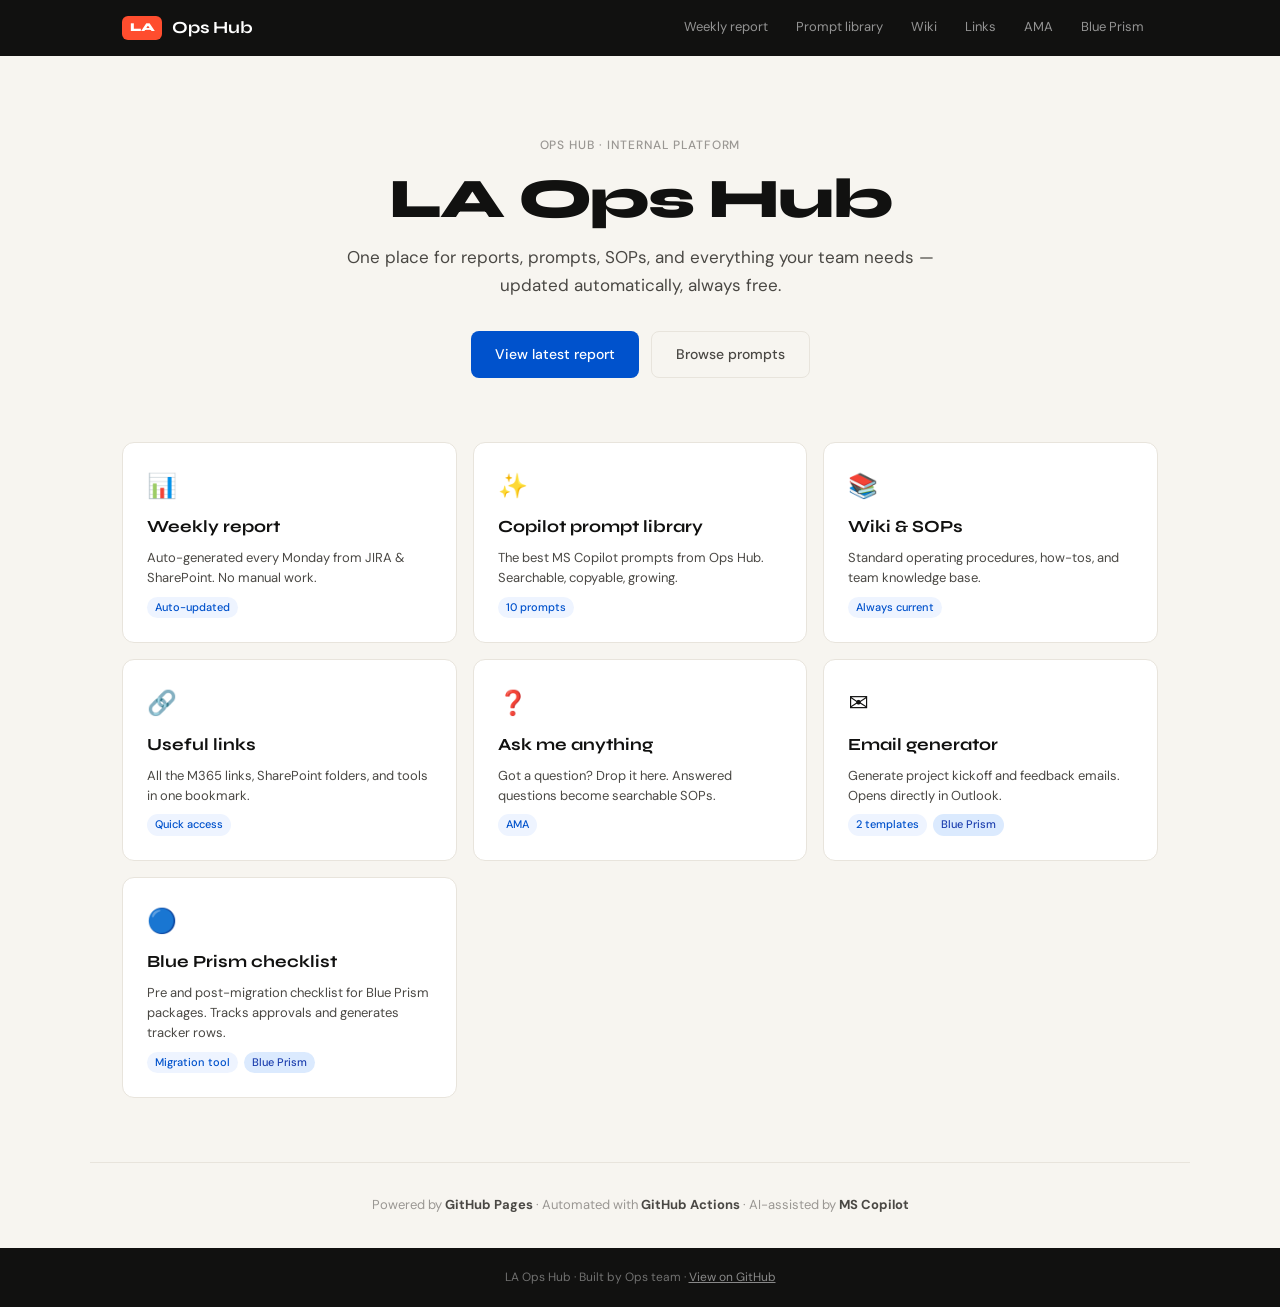
<file: index.html>
<!DOCTYPE html>
<html lang="en">
<head>
<meta charset="UTF-8"/>
<meta name="viewport" content="width=device-width,initial-scale=1"/>
<title>LA Ops Hub</title>
<link rel="preconnect" href="https://fonts.googleapis.com"/>
<link href="https://fonts.googleapis.com/css2?family=Syne:wght@700;800&family=DM+Sans:wght@300;400;500&display=swap" rel="stylesheet"/>
<style>*, *::before, *::after { box-sizing: border-box; margin: 0; padding: 0; }

:root {
  --ink: #111110;
  --ink2: #4A4844;
  --ink3: #9A9793;
  --bg: #F7F5F0;
  --card: #FFFFFF;
  --line: #E8E4DC;
  --accent: #0052CC;
  --accent-bg: #EEF4FF;
  --accent-dark: #003D99;
  --green: #1B6B3A;
  --green-bg: #E8F5EE;
  --amber: #7A5000;
  --amber-bg: #FFF8E6;
  --serif: 'Syne', sans-serif;
  --sans: 'DM Sans', system-ui, sans-serif;
  --r: 12px;
  --shadow: 0 1px 4px rgba(0,0,0,0.06), 0 4px 16px rgba(0,0,0,0.04);
}

body { font-family: var(--sans); background: var(--bg); color: var(--ink); font-size: 15px; line-height: 1.6; min-height: 100vh; display: flex; flex-direction: column; }

/* NAV */
.topnav { background: var(--ink); position: sticky; top: 0; z-index: 100; }
.nav-inner { max-width: 1100px; margin: 0 auto; padding: 0 2rem; height: 56px; display: flex; align-items: center; gap: 2rem; }
.nav-logo { display: flex; align-items: center; gap: 10px; color: white; text-decoration: none; font-family: var(--serif); font-size: 17px; font-weight: 700; letter-spacing: -0.3px; }
.logo-pill { background: #FF4D2E; color: white; font-size: 12px; font-weight: 800; padding: 2px 8px; border-radius: 6px; }
.nav-links { display: flex; gap: 0; margin-left: auto; }
.nav-links a { color: rgba(255,255,255,0.55); text-decoration: none; font-size: 13px; padding: 0 14px; height: 56px; display: flex; align-items: center; transition: color 0.15s; border-bottom: 2px solid transparent; }
.nav-links a:hover { color: white; }
.nav-links a.active { color: white; border-bottom-color: #FF4D2E; }

/* HERO */
.hero { padding: 5rem 2rem 4rem; text-align: center; }
.hero-inner { max-width: 600px; margin: 0 auto; }
.eyebrow { font-size: 12px; font-weight: 500; color: var(--ink3); text-transform: uppercase; letter-spacing: 0.08em; margin-bottom: 1rem; }
.hero h1 { font-family: var(--serif); font-size: 56px; font-weight: 800; color: var(--ink); letter-spacing: -2px; line-height: 1; margin-bottom: 1rem; }
.hero-sub { font-size: 17px; color: var(--ink2); line-height: 1.65; margin-bottom: 2rem; }
.hero-actions { display: flex; gap: 12px; justify-content: center; flex-wrap: wrap; }

/* BUTTONS */
.btn-primary { background: var(--accent); color: white; text-decoration: none; padding: 11px 24px; border-radius: 8px; font-family: var(--sans); font-size: 14px; font-weight: 500; transition: opacity 0.15s; display: inline-flex; align-items: center; gap: 6px; border: none; cursor: pointer; }
.btn-primary:hover { opacity: 0.88; }
.btn-ghost { background: transparent; color: var(--ink2); text-decoration: none; padding: 11px 24px; border-radius: 8px; font-size: 14px; font-weight: 500; border: 1px solid var(--line); transition: border-color 0.15s; display: inline-flex; align-items: center; gap: 6px; cursor: pointer; font-family: var(--sans); }
.btn-ghost:hover { border-color: var(--ink3); }
.btn-green { background: var(--green); color: white; }

/* CARDS */
.cards-section { padding: 0 2rem 4rem; max-width: 1100px; margin: 0 auto; width: 100%; }
.cards { display: grid; grid-template-columns: repeat(auto-fill, minmax(280px, 1fr)); gap: 16px; }
.hub-card { background: var(--card); border: 1px solid var(--line); border-radius: var(--r); padding: 1.5rem; text-decoration: none; color: inherit; display: flex; flex-direction: column; gap: 8px; transition: box-shadow 0.15s, border-color 0.15s, transform 0.15s; }
.hub-card:hover { box-shadow: var(--shadow); border-color: #C5BFB5; transform: translateY(-2px); }
.card-icon { font-size: 24px; }
.card-title { font-family: var(--serif); font-size: 17px; font-weight: 700; color: var(--ink); }
.card-desc { font-size: 13px; color: var(--ink2); line-height: 1.55; flex: 1; }
.card-tag { font-size: 11px; font-weight: 500; color: var(--accent); background: var(--accent-bg); padding: 2px 8px; border-radius: 20px; align-self: flex-start; }

/* PAGE HEADER */
.page-header { padding: 3rem 2rem 2rem; max-width: 1100px; margin: 0 auto; border-bottom: 1px solid var(--line); margin-bottom: 2rem; }
.page-header h1 { font-family: var(--serif); font-size: 36px; font-weight: 800; letter-spacing: -1px; margin-bottom: 6px; }
.page-header p { color: var(--ink2); font-size: 15px; }
.page-content { max-width: 1100px; margin: 0 auto; padding: 0 2rem 4rem; }

/* REPORT */
.report-meta { display: flex; gap: 1.5rem; flex-wrap: wrap; margin-bottom: 2rem; }
.meta-badge { font-size: 12px; font-weight: 500; padding: 4px 12px; border-radius: 20px; background: var(--green-bg); color: var(--green); }
.meta-badge.amber { background: var(--amber-bg); color: var(--amber); }
.report-grid { display: grid; grid-template-columns: repeat(auto-fill, minmax(220px, 1fr)); gap: 14px; margin-bottom: 2.5rem; }
.stat-card { background: var(--card); border: 1px solid var(--line); border-radius: var(--r); padding: 1.25rem; }
.stat-label { font-size: 12px; color: var(--ink3); font-weight: 500; text-transform: uppercase; letter-spacing: 0.05em; margin-bottom: 6px; }
.stat-num { font-family: var(--serif); font-size: 40px; font-weight: 800; letter-spacing: -2px; color: var(--ink); line-height: 1; }
.stat-note { font-size: 12px; color: var(--ink3); margin-top: 4px; }
.report-section { background: var(--card); border: 1px solid var(--line); border-radius: var(--r); padding: 1.5rem; margin-bottom: 1.25rem; }
.report-section h2 { font-family: var(--serif); font-size: 18px; font-weight: 700; margin-bottom: 1rem; }
.report-table { width: 100%; border-collapse: collapse; font-size: 13px; }
.report-table th { text-align: left; font-size: 11px; font-weight: 600; color: var(--ink3); text-transform: uppercase; letter-spacing: 0.05em; padding: 0 12px 8px 0; border-bottom: 1px solid var(--line); }
.report-table td { padding: 10px 12px 10px 0; border-bottom: 1px solid var(--line); color: var(--ink2); vertical-align: top; }
.report-table tr:last-child td { border-bottom: none; }
.status-pill { font-size: 11px; font-weight: 600; padding: 2px 10px; border-radius: 20px; display: inline-block; }
.status-pill.done { background: var(--green-bg); color: var(--green); }
.status-pill.progress { background: var(--accent-bg); color: var(--accent); }
.status-pill.blocked { background: #FDE8E4; color: #7A1E10; }
.status-pill.todo { background: var(--amber-bg); color: var(--amber); }
.blockers-list { list-style: none; display: flex; flex-direction: column; gap: 10px; }
.blocker-item { display: flex; gap: 10px; align-items: flex-start; }
.blocker-dot { width: 8px; height: 8px; border-radius: 50%; background: #E24B4A; flex-shrink: 0; margin-top: 5px; }
.blocker-text { font-size: 13px; color: var(--ink2); }
.action-list { list-style: none; display: flex; flex-direction: column; gap: 8px; }
.action-item { font-size: 13px; color: var(--ink2); display: flex; gap: 8px; align-items: flex-start; }
.action-item::before { content: '→'; color: var(--accent); flex-shrink: 0; font-weight: 500; }

/* WIKI */
.wiki-grid { display: grid; grid-template-columns: 220px 1fr; gap: 2rem; }
.wiki-nav { background: var(--card); border: 1px solid var(--line); border-radius: var(--r); padding: 1rem; height: fit-content; position: sticky; top: 72px; }
.wiki-nav-title { font-size: 11px; font-weight: 600; color: var(--ink3); text-transform: uppercase; letter-spacing: 0.06em; margin-bottom: 10px; padding: 0 8px; }
.wiki-nav a { display: block; padding: 7px 8px; font-size: 13px; color: var(--ink2); text-decoration: none; border-radius: 6px; transition: background 0.12s; }
.wiki-nav a:hover, .wiki-nav a.active { background: var(--bg); color: var(--ink); }
.wiki-section { background: var(--card); border: 1px solid var(--line); border-radius: var(--r); padding: 1.75rem; margin-bottom: 1.25rem; }
.wiki-section h2 { font-family: var(--serif); font-size: 20px; font-weight: 700; margin-bottom: 1rem; padding-bottom: 10px; border-bottom: 1px solid var(--line); }
.wiki-section h3 { font-size: 14px; font-weight: 500; color: var(--ink); margin: 1.25rem 0 6px; }
.wiki-section p { font-size: 13px; color: var(--ink2); line-height: 1.7; margin-bottom: 10px; }
.wiki-section ul { list-style: none; display: flex; flex-direction: column; gap: 6px; margin-bottom: 10px; }
.wiki-section ul li { font-size: 13px; color: var(--ink2); display: flex; gap: 8px; }
.wiki-section ul li::before { content: '•'; color: var(--ink3); flex-shrink: 0; }
.sop-steps { counter-reset: steps; list-style: none; display: flex; flex-direction: column; gap: 10px; }
.sop-step { counter-increment: steps; display: flex; gap: 12px; align-items: flex-start; font-size: 13px; color: var(--ink2); }
.sop-step::before { content: counter(steps); background: var(--accent); color: white; font-size: 11px; font-weight: 700; width: 20px; height: 20px; border-radius: 50%; display: flex; align-items: center; justify-content: center; flex-shrink: 0; margin-top: 1px; }

/* LINKS */
.links-grid { display: grid; grid-template-columns: repeat(auto-fill, minmax(260px, 1fr)); gap: 14px; margin-bottom: 2rem; }
.link-group-title { font-family: var(--serif); font-size: 15px; font-weight: 700; margin-bottom: 1rem; color: var(--ink3); text-transform: uppercase; letter-spacing: 0.04em; font-size: 12px; grid-column: 1 / -1; margin-top: 1rem; }
.link-card { background: var(--card); border: 1px solid var(--line); border-radius: var(--r); padding: 1.25rem; text-decoration: none; color: inherit; display: flex; flex-direction: column; gap: 6px; transition: box-shadow 0.15s, transform 0.12s; }
.link-card:hover { box-shadow: var(--shadow); transform: translateY(-2px); }
.link-card-icon { font-size: 22px; }
.link-card-title { font-size: 14px; font-weight: 500; color: var(--ink); }
.link-card-desc { font-size: 12px; color: var(--ink3); }
.link-card-url { font-size: 11px; color: var(--accent); margin-top: 4px; }

/* AMA */
.ama-form { background: var(--card); border: 1px solid var(--line); border-radius: var(--r); padding: 1.5rem; margin-bottom: 2rem; }
.ama-form h2 { font-family: var(--serif); font-size: 18px; font-weight: 700; margin-bottom: 1rem; }
.form-row { margin-bottom: 12px; }
.form-row label { display: block; font-size: 12px; font-weight: 500; color: var(--ink2); margin-bottom: 5px; text-transform: uppercase; letter-spacing: 0.05em; }
.form-row input, .form-row textarea, .form-row select { width: 100%; padding: 10px 14px; border: 1px solid var(--line); border-radius: 8px; font-family: var(--sans); font-size: 14px; color: var(--ink); background: var(--bg); outline: none; transition: border-color 0.15s; }
.form-row input:focus, .form-row textarea:focus { border-color: var(--accent); }
.form-row textarea { min-height: 80px; resize: vertical; }
.qa-list { display: flex; flex-direction: column; gap: 14px; }
.qa-card { background: var(--card); border: 1px solid var(--line); border-radius: var(--r); padding: 1.5rem; }
.qa-q { font-size: 15px; font-weight: 500; color: var(--ink); margin-bottom: 10px; display: flex; gap: 10px; }
.qa-q::before { content: 'Q'; background: var(--amber-bg); color: var(--amber); font-size: 11px; font-weight: 700; width: 20px; height: 20px; border-radius: 50%; display: flex; align-items: center; justify-content: center; flex-shrink: 0; margin-top: 2px; }
.qa-a { font-size: 13px; color: var(--ink2); line-height: 1.7; display: flex; gap: 10px; }
.qa-a::before { content: 'A'; background: var(--green-bg); color: var(--green); font-size: 11px; font-weight: 700; width: 20px; height: 20px; border-radius: 50%; display: flex; align-items: center; justify-content: center; flex-shrink: 0; margin-top: 2px; }
.qa-meta { font-size: 11px; color: var(--ink3); margin-top: 10px; }

/* POWERED BY + FOOTER */
.powered-by { text-align: center; padding: 2rem; color: var(--ink3); font-size: 13px; border-top: 1px solid var(--line); max-width: 1100px; margin: 0 auto; width: 100%; }
.powered-by strong { color: var(--ink2); }
.footer { background: var(--ink); color: rgba(255,255,255,0.4); text-align: center; padding: 1.25rem; font-size: 12px; margin-top: auto; }
.footer a { color: rgba(255,255,255,0.5); }

/* PROMPTS (reuse from library) */
.prompt-filters { display: flex; gap: 8px; flex-wrap: wrap; margin-bottom: 1.5rem; align-items: center; }
.search-wrap { position: relative; flex: 1; min-width: 200px; max-width: 300px; }
.search-wrap svg { position: absolute; left: 10px; top: 50%; transform: translateY(-50%); width: 15px; height: 15px; stroke: var(--ink3); fill: none; stroke-width: 2; pointer-events: none; }
.search-wrap input { width: 100%; padding: 8px 12px 8px 32px; border: 1px solid var(--line); border-radius: 20px; font-family: var(--sans); font-size: 13px; color: var(--ink); background: var(--card); outline: none; }
.search-wrap input:focus { border-color: var(--accent); }
.chip { font-size: 12px; font-weight: 500; padding: 5px 14px; border-radius: 20px; border: 1px solid var(--line); background: var(--card); color: var(--ink2); cursor: pointer; transition: all 0.12s; }
.chip:hover { border-color: var(--accent); color: var(--accent); }
.chip.active { background: var(--accent); color: white; border-color: var(--accent); }
.prompt-grid { display: grid; grid-template-columns: repeat(auto-fill, minmax(300px, 1fr)); gap: 14px; }
.prompt-card { background: var(--card); border: 1px solid var(--line); border-radius: var(--r); padding: 1.25rem; display: flex; flex-direction: column; gap: 10px; }
.prompt-app { font-size: 11px; font-weight: 600; padding: 3px 10px; border-radius: 20px; letter-spacing: 0.03em; text-transform: uppercase; display: inline-block; }
.app-outlook { background: var(--accent-bg); color: var(--accent); }
.app-teams { background: #F0EEFF; color: #2D1B8A; }
.app-excel { background: var(--green-bg); color: var(--green); }
.app-word { background: var(--accent-bg); color: #003580; }
.app-powerpoint { background: #FDE8E4; color: #7A1E10; }
.app-copilot { background: #E0F4F1; color: #0D4A42; }
.prompt-title { font-size: 14px; font-weight: 500; color: var(--ink); }
.prompt-box { background: var(--bg); border: 1px solid var(--line); border-radius: 6px; padding: 10px 12px; font-size: 12px; color: var(--ink2); line-height: 1.65; font-family: 'Courier New', monospace; }
.prompt-box .hl { color: var(--accent); font-weight: 600; }
.prompt-footer { display: flex; align-items: center; gap: 6px; flex-wrap: wrap; }
.ptag { font-size: 11px; padding: 2px 8px; border-radius: 20px; background: var(--bg); color: var(--ink3); border: 1px solid var(--line); }
.copy-btn { margin-top: 4px; width: 100%; padding: 7px; border: 1px solid var(--line); background: none; font-family: var(--sans); font-size: 12px; font-weight: 500; color: var(--ink2); border-radius: 6px; cursor: pointer; transition: all 0.12s; display: flex; align-items: center; justify-content: center; gap: 5px; }
.copy-btn:hover { background: var(--accent); color: white; border-color: var(--accent); }
.copy-btn.copied { background: var(--green-bg); color: var(--green); border-color: #A5D6A7; }

/* EMAIL GENERATOR */
.email-cards { display: grid; grid-template-columns: repeat(auto-fill, minmax(280px, 1fr)); gap: 16px; margin-bottom: 2rem; }
.email-card { background: var(--card); border: 1px solid var(--line); border-radius: var(--r); padding: 1.5rem; }
.email-card h2 { font-family: var(--serif); font-size: 17px; font-weight: 700; margin-bottom: 6px; }
.email-card p { font-size: 13px; color: var(--ink2); margin-bottom: 1.25rem; }
.eform { display: grid; gap: 10px; }
.eform-2col { display: grid; grid-template-columns: 1fr 1fr; gap: 10px; }
.eform label { font-size: 11px; font-weight: 600; color: var(--ink2); display: block; margin-bottom: 4px; text-transform: uppercase; letter-spacing: 0.05em; }
.eform input, .eform select { width: 100%; padding: 8px 12px; border: 1px solid var(--line); border-radius: 8px; font-family: var(--sans); font-size: 13px; color: var(--ink); background: var(--bg); outline: none; }
.eform input:focus { border-color: var(--accent); }
.eform-section { border-top: 1px solid var(--line); padding-top: 10px; font-size: 11px; font-weight: 600; color: var(--ink3); text-transform: uppercase; letter-spacing: 0.06em; }

@media (max-width: 700px) {
  .hero h1 { font-size: 36px; }
  .nav-links { display: none; }
  .wiki-grid { grid-template-columns: 1fr; }
  .eform-2col { grid-template-columns: 1fr; }
}
</style>
</head>
<body>
<nav class="topnav">
  <div class="nav-inner">
    <a class="nav-logo" href="index.html"><span class="logo-pill">LA</span> Ops Hub</a>
    <div class="nav-links">
      <a href="report.html">Weekly report</a>
      <a href="prompts.html">Prompt library</a>
      <a href="wiki.html">Wiki</a>
      <a href="links.html">Links</a>
      <a href="ama.html">AMA</a>
      <a href="blueprism.html">Blue Prism</a>
    </div>
  </div>
</nav>

<main>
  <section class="hero">
    <div class="hero-inner">
      <p class="eyebrow">Ops Hub · Internal platform</p>
      <h1>LA Ops Hub</h1>
      <p class="hero-sub">One place for reports, prompts, SOPs, and everything your team needs — updated automatically, always free.</p>
      <div class="hero-actions">
        <a class="btn-primary" href="report.html">View latest report</a>
        <a class="btn-ghost" href="prompts.html">Browse prompts</a>
      </div>
    </div>
  </section>

  <section class="cards-section">
    <div class="cards">
      <a class="hub-card" href="report.html">
        <div class="card-icon">📊</div>
        <div class="card-title">Weekly report</div>
        <div class="card-desc">Auto-generated every Monday from JIRA & SharePoint. No manual work.</div>
        <div class="card-tag">Auto-updated</div>
      </a>
      <a class="hub-card" href="prompts.html">
        <div class="card-icon">✨</div>
        <div class="card-title">Copilot prompt library</div>
        <div class="card-desc">The best MS Copilot prompts from Ops Hub. Searchable, copyable, growing.</div>
        <div class="card-tag">10 prompts</div>
      </a>
      <a class="hub-card" href="wiki.html">
        <div class="card-icon">📚</div>
        <div class="card-title">Wiki & SOPs</div>
        <div class="card-desc">Standard operating procedures, how-tos, and team knowledge base.</div>
        <div class="card-tag">Always current</div>
      </a>
      <a class="hub-card" href="links.html">
        <div class="card-icon">🔗</div>
        <div class="card-title">Useful links</div>
        <div class="card-desc">All the M365 links, SharePoint folders, and tools in one bookmark.</div>
        <div class="card-tag">Quick access</div>
      </a>
      <a class="hub-card" href="ama.html">
        <div class="card-icon">❓</div>
        <div class="card-title">Ask me anything</div>
        <div class="card-desc">Got a question? Drop it here. Answered questions become searchable SOPs.</div>
        <div class="card-tag">AMA</div>
      </a>
      <a class="hub-card" href="prompts.html">
        <div class="card-icon">✉️</div>
        <div class="card-title">Email generator</div>
        <div class="card-desc">Generate project kickoff and feedback emails. Opens directly in Outlook.</div>
        <div style="display:flex;gap:6px;flex-wrap:wrap">
          <div class="card-tag">2 templates</div>
          <div class="card-tag" style="background:#dbeafe;color:#1e40af">Blue Prism</div>
        </div>
      </a>
      <a class="hub-card" href="blueprism.html">
        <div class="card-icon">🔵</div>
        <div class="card-title">Blue Prism checklist</div>
        <div class="card-desc">Pre and post-migration checklist for Blue Prism packages. Tracks approvals and generates tracker rows.</div>
        <div style="display:flex;gap:6px;flex-wrap:wrap">
          <div class="card-tag">Migration tool</div>
          <div class="card-tag" style="background:#dbeafe;color:#1e40af">Blue Prism</div>
        </div>
      </a>
    </div>
  </section>

  <section class="powered-by">
    <p>Powered by <strong>GitHub Pages</strong> · Automated with <strong>GitHub Actions</strong> · AI-assisted by <strong>MS Copilot</strong></p>
  </section>
</main>

<footer class="footer">
  <p>LA Ops Hub · Built by Ops team · <a href="https://github.com" target="_blank">View on GitHub</a></p>
</footer>
</body>
</html>
</file>
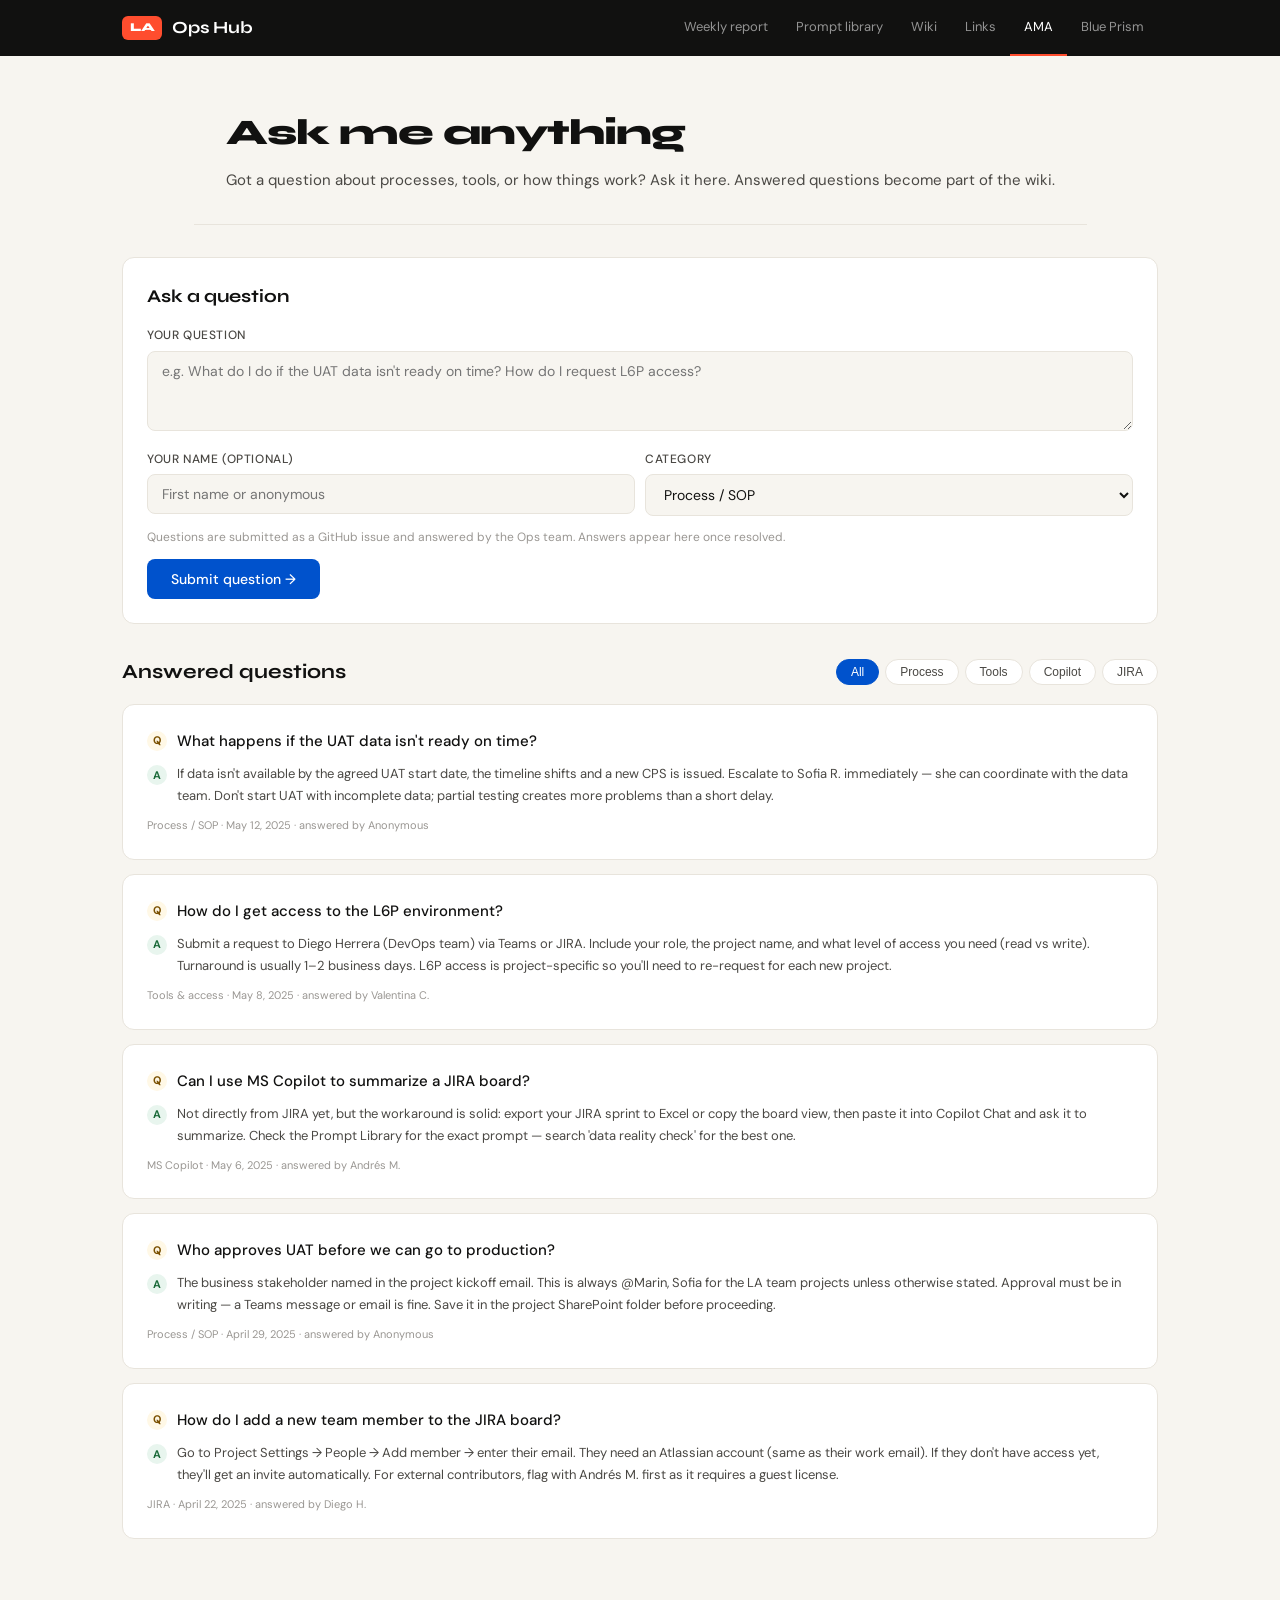
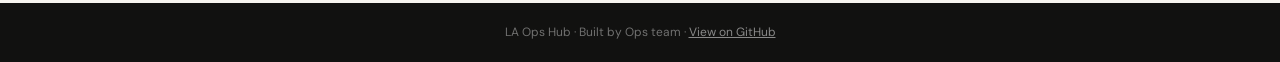
<file: ama.html>
<!DOCTYPE html>
<html lang="en">
<head>
<meta charset="UTF-8"/>
<meta name="viewport" content="width=device-width,initial-scale=1"/>
<title>AMA · LA Ops Hub</title>
<link rel="preconnect" href="https://fonts.googleapis.com"/>
<link href="https://fonts.googleapis.com/css2?family=Syne:wght@700;800&family=DM+Sans:wght@300;400;500&display=swap" rel="stylesheet"/>
<style>*, *::before, *::after { box-sizing: border-box; margin: 0; padding: 0; }

:root {
  --ink: #111110;
  --ink2: #4A4844;
  --ink3: #9A9793;
  --bg: #F7F5F0;
  --card: #FFFFFF;
  --line: #E8E4DC;
  --accent: #0052CC;
  --accent-bg: #EEF4FF;
  --accent-dark: #003D99;
  --green: #1B6B3A;
  --green-bg: #E8F5EE;
  --amber: #7A5000;
  --amber-bg: #FFF8E6;
  --serif: 'Syne', sans-serif;
  --sans: 'DM Sans', system-ui, sans-serif;
  --r: 12px;
  --shadow: 0 1px 4px rgba(0,0,0,0.06), 0 4px 16px rgba(0,0,0,0.04);
}

body { font-family: var(--sans); background: var(--bg); color: var(--ink); font-size: 15px; line-height: 1.6; min-height: 100vh; display: flex; flex-direction: column; }

/* NAV */
.topnav { background: var(--ink); position: sticky; top: 0; z-index: 100; }
.nav-inner { max-width: 1100px; margin: 0 auto; padding: 0 2rem; height: 56px; display: flex; align-items: center; gap: 2rem; }
.nav-logo { display: flex; align-items: center; gap: 10px; color: white; text-decoration: none; font-family: var(--serif); font-size: 17px; font-weight: 700; letter-spacing: -0.3px; }
.logo-pill { background: #FF4D2E; color: white; font-size: 12px; font-weight: 800; padding: 2px 8px; border-radius: 6px; }
.nav-links { display: flex; gap: 0; margin-left: auto; }
.nav-links a { color: rgba(255,255,255,0.55); text-decoration: none; font-size: 13px; padding: 0 14px; height: 56px; display: flex; align-items: center; transition: color 0.15s; border-bottom: 2px solid transparent; }
.nav-links a:hover { color: white; }
.nav-links a.active { color: white; border-bottom-color: #FF4D2E; }

/* HERO */
.hero { padding: 5rem 2rem 4rem; text-align: center; }
.hero-inner { max-width: 600px; margin: 0 auto; }
.eyebrow { font-size: 12px; font-weight: 500; color: var(--ink3); text-transform: uppercase; letter-spacing: 0.08em; margin-bottom: 1rem; }
.hero h1 { font-family: var(--serif); font-size: 56px; font-weight: 800; color: var(--ink); letter-spacing: -2px; line-height: 1; margin-bottom: 1rem; }
.hero-sub { font-size: 17px; color: var(--ink2); line-height: 1.65; margin-bottom: 2rem; }
.hero-actions { display: flex; gap: 12px; justify-content: center; flex-wrap: wrap; }

/* BUTTONS */
.btn-primary { background: var(--accent); color: white; text-decoration: none; padding: 11px 24px; border-radius: 8px; font-family: var(--sans); font-size: 14px; font-weight: 500; transition: opacity 0.15s; display: inline-flex; align-items: center; gap: 6px; border: none; cursor: pointer; }
.btn-primary:hover { opacity: 0.88; }
.btn-ghost { background: transparent; color: var(--ink2); text-decoration: none; padding: 11px 24px; border-radius: 8px; font-size: 14px; font-weight: 500; border: 1px solid var(--line); transition: border-color 0.15s; display: inline-flex; align-items: center; gap: 6px; cursor: pointer; font-family: var(--sans); }
.btn-ghost:hover { border-color: var(--ink3); }
.btn-green { background: var(--green); color: white; }

/* CARDS */
.cards-section { padding: 0 2rem 4rem; max-width: 1100px; margin: 0 auto; width: 100%; }
.cards { display: grid; grid-template-columns: repeat(auto-fill, minmax(280px, 1fr)); gap: 16px; }
.hub-card { background: var(--card); border: 1px solid var(--line); border-radius: var(--r); padding: 1.5rem; text-decoration: none; color: inherit; display: flex; flex-direction: column; gap: 8px; transition: box-shadow 0.15s, border-color 0.15s, transform 0.15s; }
.hub-card:hover { box-shadow: var(--shadow); border-color: #C5BFB5; transform: translateY(-2px); }
.card-icon { font-size: 24px; }
.card-title { font-family: var(--serif); font-size: 17px; font-weight: 700; color: var(--ink); }
.card-desc { font-size: 13px; color: var(--ink2); line-height: 1.55; flex: 1; }
.card-tag { font-size: 11px; font-weight: 500; color: var(--accent); background: var(--accent-bg); padding: 2px 8px; border-radius: 20px; align-self: flex-start; }

/* PAGE HEADER */
.page-header { padding: 3rem 2rem 2rem; max-width: 1100px; margin: 0 auto; border-bottom: 1px solid var(--line); margin-bottom: 2rem; }
.page-header h1 { font-family: var(--serif); font-size: 36px; font-weight: 800; letter-spacing: -1px; margin-bottom: 6px; }
.page-header p { color: var(--ink2); font-size: 15px; }
.page-content { max-width: 1100px; margin: 0 auto; padding: 0 2rem 4rem; }

/* REPORT */
.report-meta { display: flex; gap: 1.5rem; flex-wrap: wrap; margin-bottom: 2rem; }
.meta-badge { font-size: 12px; font-weight: 500; padding: 4px 12px; border-radius: 20px; background: var(--green-bg); color: var(--green); }
.meta-badge.amber { background: var(--amber-bg); color: var(--amber); }
.report-grid { display: grid; grid-template-columns: repeat(auto-fill, minmax(220px, 1fr)); gap: 14px; margin-bottom: 2.5rem; }
.stat-card { background: var(--card); border: 1px solid var(--line); border-radius: var(--r); padding: 1.25rem; }
.stat-label { font-size: 12px; color: var(--ink3); font-weight: 500; text-transform: uppercase; letter-spacing: 0.05em; margin-bottom: 6px; }
.stat-num { font-family: var(--serif); font-size: 40px; font-weight: 800; letter-spacing: -2px; color: var(--ink); line-height: 1; }
.stat-note { font-size: 12px; color: var(--ink3); margin-top: 4px; }
.report-section { background: var(--card); border: 1px solid var(--line); border-radius: var(--r); padding: 1.5rem; margin-bottom: 1.25rem; }
.report-section h2 { font-family: var(--serif); font-size: 18px; font-weight: 700; margin-bottom: 1rem; }
.report-table { width: 100%; border-collapse: collapse; font-size: 13px; }
.report-table th { text-align: left; font-size: 11px; font-weight: 600; color: var(--ink3); text-transform: uppercase; letter-spacing: 0.05em; padding: 0 12px 8px 0; border-bottom: 1px solid var(--line); }
.report-table td { padding: 10px 12px 10px 0; border-bottom: 1px solid var(--line); color: var(--ink2); vertical-align: top; }
.report-table tr:last-child td { border-bottom: none; }
.status-pill { font-size: 11px; font-weight: 600; padding: 2px 10px; border-radius: 20px; display: inline-block; }
.status-pill.done { background: var(--green-bg); color: var(--green); }
.status-pill.progress { background: var(--accent-bg); color: var(--accent); }
.status-pill.blocked { background: #FDE8E4; color: #7A1E10; }
.status-pill.todo { background: var(--amber-bg); color: var(--amber); }
.blockers-list { list-style: none; display: flex; flex-direction: column; gap: 10px; }
.blocker-item { display: flex; gap: 10px; align-items: flex-start; }
.blocker-dot { width: 8px; height: 8px; border-radius: 50%; background: #E24B4A; flex-shrink: 0; margin-top: 5px; }
.blocker-text { font-size: 13px; color: var(--ink2); }
.action-list { list-style: none; display: flex; flex-direction: column; gap: 8px; }
.action-item { font-size: 13px; color: var(--ink2); display: flex; gap: 8px; align-items: flex-start; }
.action-item::before { content: '→'; color: var(--accent); flex-shrink: 0; font-weight: 500; }

/* WIKI */
.wiki-grid { display: grid; grid-template-columns: 220px 1fr; gap: 2rem; }
.wiki-nav { background: var(--card); border: 1px solid var(--line); border-radius: var(--r); padding: 1rem; height: fit-content; position: sticky; top: 72px; }
.wiki-nav-title { font-size: 11px; font-weight: 600; color: var(--ink3); text-transform: uppercase; letter-spacing: 0.06em; margin-bottom: 10px; padding: 0 8px; }
.wiki-nav a { display: block; padding: 7px 8px; font-size: 13px; color: var(--ink2); text-decoration: none; border-radius: 6px; transition: background 0.12s; }
.wiki-nav a:hover, .wiki-nav a.active { background: var(--bg); color: var(--ink); }
.wiki-section { background: var(--card); border: 1px solid var(--line); border-radius: var(--r); padding: 1.75rem; margin-bottom: 1.25rem; }
.wiki-section h2 { font-family: var(--serif); font-size: 20px; font-weight: 700; margin-bottom: 1rem; padding-bottom: 10px; border-bottom: 1px solid var(--line); }
.wiki-section h3 { font-size: 14px; font-weight: 500; color: var(--ink); margin: 1.25rem 0 6px; }
.wiki-section p { font-size: 13px; color: var(--ink2); line-height: 1.7; margin-bottom: 10px; }
.wiki-section ul { list-style: none; display: flex; flex-direction: column; gap: 6px; margin-bottom: 10px; }
.wiki-section ul li { font-size: 13px; color: var(--ink2); display: flex; gap: 8px; }
.wiki-section ul li::before { content: '•'; color: var(--ink3); flex-shrink: 0; }
.sop-steps { counter-reset: steps; list-style: none; display: flex; flex-direction: column; gap: 10px; }
.sop-step { counter-increment: steps; display: flex; gap: 12px; align-items: flex-start; font-size: 13px; color: var(--ink2); }
.sop-step::before { content: counter(steps); background: var(--accent); color: white; font-size: 11px; font-weight: 700; width: 20px; height: 20px; border-radius: 50%; display: flex; align-items: center; justify-content: center; flex-shrink: 0; margin-top: 1px; }

/* LINKS */
.links-grid { display: grid; grid-template-columns: repeat(auto-fill, minmax(260px, 1fr)); gap: 14px; margin-bottom: 2rem; }
.link-group-title { font-family: var(--serif); font-size: 15px; font-weight: 700; margin-bottom: 1rem; color: var(--ink3); text-transform: uppercase; letter-spacing: 0.04em; font-size: 12px; grid-column: 1 / -1; margin-top: 1rem; }
.link-card { background: var(--card); border: 1px solid var(--line); border-radius: var(--r); padding: 1.25rem; text-decoration: none; color: inherit; display: flex; flex-direction: column; gap: 6px; transition: box-shadow 0.15s, transform 0.12s; }
.link-card:hover { box-shadow: var(--shadow); transform: translateY(-2px); }
.link-card-icon { font-size: 22px; }
.link-card-title { font-size: 14px; font-weight: 500; color: var(--ink); }
.link-card-desc { font-size: 12px; color: var(--ink3); }
.link-card-url { font-size: 11px; color: var(--accent); margin-top: 4px; }

/* AMA */
.ama-form { background: var(--card); border: 1px solid var(--line); border-radius: var(--r); padding: 1.5rem; margin-bottom: 2rem; }
.ama-form h2 { font-family: var(--serif); font-size: 18px; font-weight: 700; margin-bottom: 1rem; }
.form-row { margin-bottom: 12px; }
.form-row label { display: block; font-size: 12px; font-weight: 500; color: var(--ink2); margin-bottom: 5px; text-transform: uppercase; letter-spacing: 0.05em; }
.form-row input, .form-row textarea, .form-row select { width: 100%; padding: 10px 14px; border: 1px solid var(--line); border-radius: 8px; font-family: var(--sans); font-size: 14px; color: var(--ink); background: var(--bg); outline: none; transition: border-color 0.15s; }
.form-row input:focus, .form-row textarea:focus { border-color: var(--accent); }
.form-row textarea { min-height: 80px; resize: vertical; }
.qa-list { display: flex; flex-direction: column; gap: 14px; }
.qa-card { background: var(--card); border: 1px solid var(--line); border-radius: var(--r); padding: 1.5rem; }
.qa-q { font-size: 15px; font-weight: 500; color: var(--ink); margin-bottom: 10px; display: flex; gap: 10px; }
.qa-q::before { content: 'Q'; background: var(--amber-bg); color: var(--amber); font-size: 11px; font-weight: 700; width: 20px; height: 20px; border-radius: 50%; display: flex; align-items: center; justify-content: center; flex-shrink: 0; margin-top: 2px; }
.qa-a { font-size: 13px; color: var(--ink2); line-height: 1.7; display: flex; gap: 10px; }
.qa-a::before { content: 'A'; background: var(--green-bg); color: var(--green); font-size: 11px; font-weight: 700; width: 20px; height: 20px; border-radius: 50%; display: flex; align-items: center; justify-content: center; flex-shrink: 0; margin-top: 2px; }
.qa-meta { font-size: 11px; color: var(--ink3); margin-top: 10px; }

/* POWERED BY + FOOTER */
.powered-by { text-align: center; padding: 2rem; color: var(--ink3); font-size: 13px; border-top: 1px solid var(--line); max-width: 1100px; margin: 0 auto; width: 100%; }
.powered-by strong { color: var(--ink2); }
.footer { background: var(--ink); color: rgba(255,255,255,0.4); text-align: center; padding: 1.25rem; font-size: 12px; margin-top: auto; }
.footer a { color: rgba(255,255,255,0.5); }

/* PROMPTS (reuse from library) */
.prompt-filters { display: flex; gap: 8px; flex-wrap: wrap; margin-bottom: 1.5rem; align-items: center; }
.search-wrap { position: relative; flex: 1; min-width: 200px; max-width: 300px; }
.search-wrap svg { position: absolute; left: 10px; top: 50%; transform: translateY(-50%); width: 15px; height: 15px; stroke: var(--ink3); fill: none; stroke-width: 2; pointer-events: none; }
.search-wrap input { width: 100%; padding: 8px 12px 8px 32px; border: 1px solid var(--line); border-radius: 20px; font-family: var(--sans); font-size: 13px; color: var(--ink); background: var(--card); outline: none; }
.search-wrap input:focus { border-color: var(--accent); }
.chip { font-size: 12px; font-weight: 500; padding: 5px 14px; border-radius: 20px; border: 1px solid var(--line); background: var(--card); color: var(--ink2); cursor: pointer; transition: all 0.12s; }
.chip:hover { border-color: var(--accent); color: var(--accent); }
.chip.active { background: var(--accent); color: white; border-color: var(--accent); }
.prompt-grid { display: grid; grid-template-columns: repeat(auto-fill, minmax(300px, 1fr)); gap: 14px; }
.prompt-card { background: var(--card); border: 1px solid var(--line); border-radius: var(--r); padding: 1.25rem; display: flex; flex-direction: column; gap: 10px; }
.prompt-app { font-size: 11px; font-weight: 600; padding: 3px 10px; border-radius: 20px; letter-spacing: 0.03em; text-transform: uppercase; display: inline-block; }
.app-outlook { background: var(--accent-bg); color: var(--accent); }
.app-teams { background: #F0EEFF; color: #2D1B8A; }
.app-excel { background: var(--green-bg); color: var(--green); }
.app-word { background: var(--accent-bg); color: #003580; }
.app-powerpoint { background: #FDE8E4; color: #7A1E10; }
.app-copilot { background: #E0F4F1; color: #0D4A42; }
.prompt-title { font-size: 14px; font-weight: 500; color: var(--ink); }
.prompt-box { background: var(--bg); border: 1px solid var(--line); border-radius: 6px; padding: 10px 12px; font-size: 12px; color: var(--ink2); line-height: 1.65; font-family: 'Courier New', monospace; }
.prompt-box .hl { color: var(--accent); font-weight: 600; }
.prompt-footer { display: flex; align-items: center; gap: 6px; flex-wrap: wrap; }
.ptag { font-size: 11px; padding: 2px 8px; border-radius: 20px; background: var(--bg); color: var(--ink3); border: 1px solid var(--line); }
.copy-btn { margin-top: 4px; width: 100%; padding: 7px; border: 1px solid var(--line); background: none; font-family: var(--sans); font-size: 12px; font-weight: 500; color: var(--ink2); border-radius: 6px; cursor: pointer; transition: all 0.12s; display: flex; align-items: center; justify-content: center; gap: 5px; }
.copy-btn:hover { background: var(--accent); color: white; border-color: var(--accent); }
.copy-btn.copied { background: var(--green-bg); color: var(--green); border-color: #A5D6A7; }

/* EMAIL GENERATOR */
.email-cards { display: grid; grid-template-columns: repeat(auto-fill, minmax(280px, 1fr)); gap: 16px; margin-bottom: 2rem; }
.email-card { background: var(--card); border: 1px solid var(--line); border-radius: var(--r); padding: 1.5rem; }
.email-card h2 { font-family: var(--serif); font-size: 17px; font-weight: 700; margin-bottom: 6px; }
.email-card p { font-size: 13px; color: var(--ink2); margin-bottom: 1.25rem; }
.eform { display: grid; gap: 10px; }
.eform-2col { display: grid; grid-template-columns: 1fr 1fr; gap: 10px; }
.eform label { font-size: 11px; font-weight: 600; color: var(--ink2); display: block; margin-bottom: 4px; text-transform: uppercase; letter-spacing: 0.05em; }
.eform input, .eform select { width: 100%; padding: 8px 12px; border: 1px solid var(--line); border-radius: 8px; font-family: var(--sans); font-size: 13px; color: var(--ink); background: var(--bg); outline: none; }
.eform input:focus { border-color: var(--accent); }
.eform-section { border-top: 1px solid var(--line); padding-top: 10px; font-size: 11px; font-weight: 600; color: var(--ink3); text-transform: uppercase; letter-spacing: 0.06em; }

@media (max-width: 700px) {
  .hero h1 { font-size: 36px; }
  .nav-links { display: none; }
  .wiki-grid { grid-template-columns: 1fr; }
  .eform-2col { grid-template-columns: 1fr; }
}
</style>
</head>
<body>
<nav class="topnav">
  <div class="nav-inner">
    <a class="nav-logo" href="index.html"><span class="logo-pill">LA</span> Ops Hub</a>
    <div class="nav-links">
      <a href="report.html">Weekly report</a>
      <a href="prompts.html">Prompt library</a>
      <a href="wiki.html">Wiki</a>
      <a href="links.html">Links</a>
      <a href="ama.html" class="active">AMA</a>
      <a href="blueprism.html">Blue Prism</a>
    </div>
  </div>
</nav>

<div class="page-header">
  <h1>Ask me anything</h1>
  <p>Got a question about processes, tools, or how things work? Ask it here. Answered questions become part of the wiki.</p>
</div>

<div class="page-content">

  <div class="ama-form">
    <h2>Ask a question</h2>
    <div class="form-row">
      <label>Your question</label>
      <textarea id="q-text" placeholder="e.g. What do I do if the UAT data isn't ready on time? How do I request L6P access?"></textarea>
    </div>
    <div style="display:grid;grid-template-columns:1fr 1fr;gap:10px">
      <div class="form-row">
        <label>Your name (optional)</label>
        <input id="q-name" type="text" placeholder="First name or anonymous"/>
      </div>
      <div class="form-row">
        <label>Category</label>
        <select id="q-cat">
          <option>Process / SOP</option>
          <option>Tools & access</option>
          <option>JIRA</option>
          <option>SharePoint</option>
          <option>MS Copilot</option>
          <option>Other</option>
        </select>
      </div>
    </div>
    <p style="font-size:12px;color:var(--ink3);margin-bottom:12px">Questions are submitted as a GitHub issue and answered by the Ops team. Answers appear here once resolved.</p>
    <button class="btn-primary" onclick="submitQuestion()">Submit question →</button>
    <span id="submit-confirm" style="display:none;font-size:13px;color:var(--green);margin-left:12px">✓ Question submitted!</span>
  </div>

  <div style="display:flex;align-items:center;justify-content:space-between;margin-bottom:1rem;flex-wrap:wrap;gap:10px">
    <h2 style="font-family:var(--serif);font-size:20px;font-weight:700">Answered questions</h2>
    <div style="display:flex;gap:6px;flex-wrap:wrap" id="ama-chips">
      <button class="chip active" data-cat="all">All</button>
      <button class="chip" data-cat="Process / SOP">Process</button>
      <button class="chip" data-cat="Tools & access">Tools</button>
      <button class="chip" data-cat="MS Copilot">Copilot</button>
      <button class="chip" data-cat="JIRA">JIRA</button>
    </div>
  </div>

  <div class="qa-list" id="qa-list"></div>
</div>

<footer class="footer">
  <p>LA Ops Hub · Built by Ops team · <a href="https://github.com" target="_blank">View on GitHub</a></p>
</footer>

<script>
const qas = [
  {
    q: "What happens if the UAT data isn't ready on time?",
    a: "If data isn't available by the agreed UAT start date, the timeline shifts and a new CPS is issued. Escalate to Sofia R. immediately — she can coordinate with the data team. Don't start UAT with incomplete data; partial testing creates more problems than a short delay.",
    cat: "Process / SOP",
    date: "May 12, 2025",
    author: "Anonymous"
  },
  {
    q: "How do I get access to the L6P environment?",
    a: "Submit a request to Diego Herrera (DevOps team) via Teams or JIRA. Include your role, the project name, and what level of access you need (read vs write). Turnaround is usually 1–2 business days. L6P access is project-specific so you'll need to re-request for each new project.",
    cat: "Tools & access",
    date: "May 8, 2025",
    author: "Valentina C."
  },
  {
    q: "Can I use MS Copilot to summarize a JIRA board?",
    a: "Not directly from JIRA yet, but the workaround is solid: export your JIRA sprint to Excel or copy the board view, then paste it into Copilot Chat and ask it to summarize. Check the Prompt Library for the exact prompt — search 'data reality check' for the best one.",
    cat: "MS Copilot",
    date: "May 6, 2025",
    author: "Andrés M."
  },
  {
    q: "Who approves UAT before we can go to production?",
    a: "The business stakeholder named in the project kickoff email. This is always @Marin, Sofia for the LA team projects unless otherwise stated. Approval must be in writing — a Teams message or email is fine. Save it in the project SharePoint folder before proceeding.",
    cat: "Process / SOP",
    date: "April 29, 2025",
    author: "Anonymous"
  },
  {
    q: "How do I add a new team member to the JIRA board?",
    a: "Go to Project Settings → People → Add member → enter their email. They need an Atlassian account (same as their work email). If they don't have access yet, they'll get an invite automatically. For external contributors, flag with Andrés M. first as it requires a guest license.",
    cat: "JIRA",
    date: "April 22, 2025",
    author: "Diego H."
  }
];

let activeFilter = 'all';

function renderQAs() {
  const filtered = activeFilter === 'all' ? qas : qas.filter(q => q.cat === activeFilter);
  document.getElementById('qa-list').innerHTML = filtered.length ? filtered.map(q => `
    <div class="qa-card">
      <div class="qa-q">${q.q}</div>
      <div class="qa-a">${q.a}</div>
      <div class="qa-meta">${q.cat} · ${q.date} · answered by ${q.author}</div>
    </div>`).join('') : '<p style="color:var(--ink3);font-size:14px">No questions in this category yet.</p>';
}

document.getElementById('ama-chips').addEventListener('click', e => {
  const chip = e.target.closest('.chip');
  if (!chip) return;
  document.querySelectorAll('#ama-chips .chip').forEach(c => c.classList.remove('active'));
  chip.classList.add('active');
  activeFilter = chip.dataset.cat;
  renderQAs();
});

function submitQuestion() {
  const q = document.getElementById('q-text').value.trim();
  if (!q) return;
  const name = document.getElementById('q-name').value.trim() || 'Anonymous';
  const cat = document.getElementById('q-cat').value;
  const issueTitle = encodeURIComponent(`[AMA] ${q.substring(0, 60)}`);
  const issueBody = encodeURIComponent(`**Question:** ${q}\n\n**Category:** ${cat}\n**From:** ${name}\n\n---\n*Submitted via LA Ops Hub AMA*`);
  window.open(`https://github.com/YOUR_USERNAME/la-ops-hub/issues/new?title=${issueTitle}&body=${issueBody}&labels=ama`, '_blank');
  document.getElementById('q-text').value = '';
  document.getElementById('submit-confirm').style.display = 'inline';
  setTimeout(() => { document.getElementById('submit-confirm').style.display = 'none'; }, 4000);
}

renderQAs();
</script>
</body>
</html>
</file>
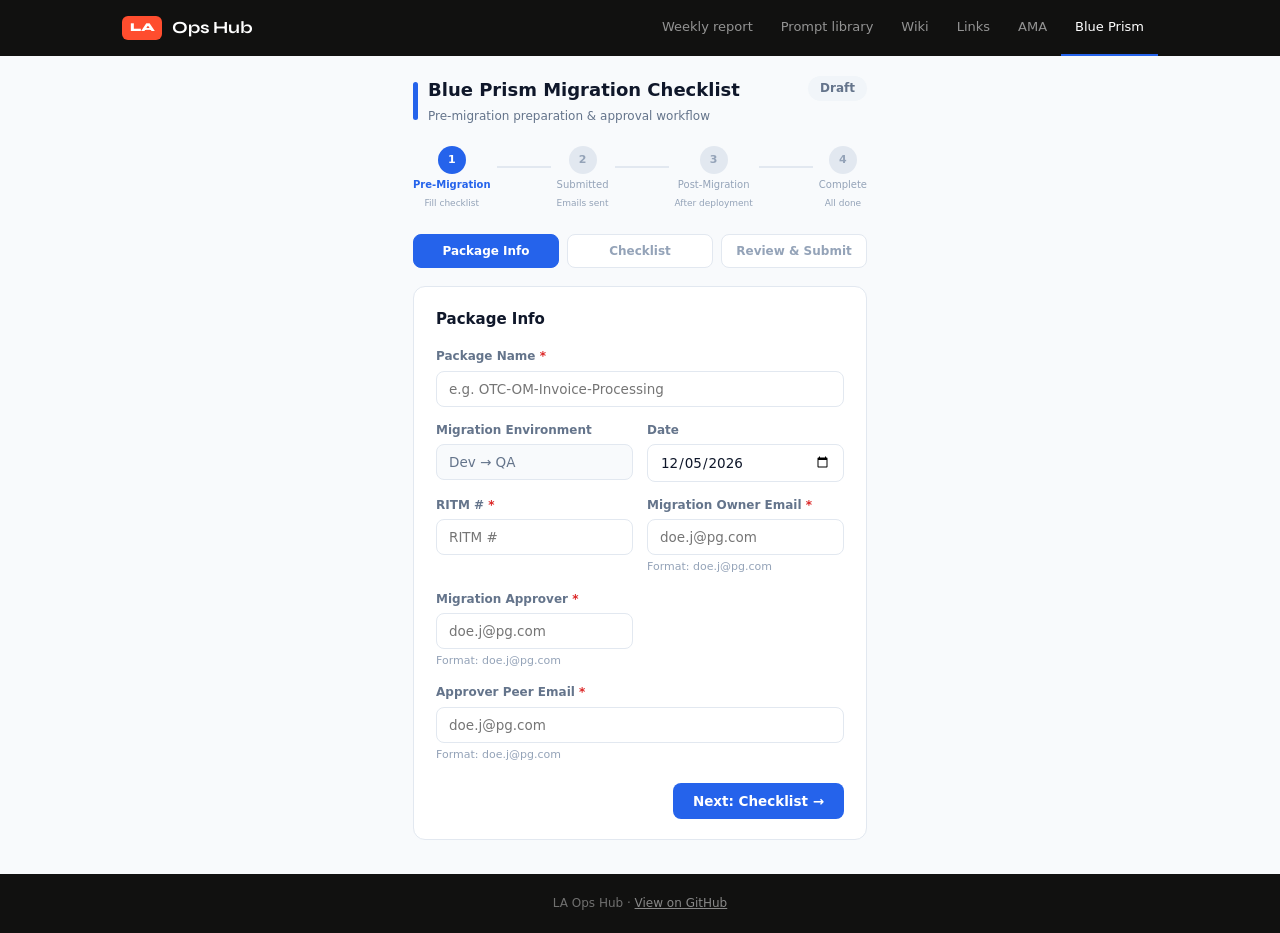
<file: blueprism.html>
<!DOCTYPE html>
<html lang="en">
<head>
<meta charset="UTF-8"/>
<meta name="viewport" content="width=device-width,initial-scale=1"/>
<title>Blue Prism Checklist · LA Ops Hub</title>
<link rel="preconnect" href="https://fonts.googleapis.com"/>
<link href="https://fonts.googleapis.com/css2?family=Syne:wght@700;800&family=DM+Sans:wght@300;400;500&display=swap" rel="stylesheet"/>
<style>*, *::before, *::after { box-sizing: border-box; margin: 0; padding: 0; }

:root {
  --ink: #111110;
  --ink2: #4A4844;
  --ink3: #9A9793;
  --bg: #F7F5F0;
  --card: #FFFFFF;
  --line: #E8E4DC;
  --accent: #0052CC;
  --accent-bg: #EEF4FF;
  --accent-dark: #003D99;
  --green: #1B6B3A;
  --green-bg: #E8F5EE;
  --amber: #7A5000;
  --amber-bg: #FFF8E6;
  --serif: 'Syne', sans-serif;
  --sans: 'DM Sans', system-ui, sans-serif;
  --r: 12px;
  --shadow: 0 1px 4px rgba(0,0,0,0.06), 0 4px 16px rgba(0,0,0,0.04);
}

body { font-family: var(--sans); background: var(--bg); color: var(--ink); font-size: 15px; line-height: 1.6; min-height: 100vh; display: flex; flex-direction: column; }

/* NAV */
.topnav { background: var(--ink); position: sticky; top: 0; z-index: 100; }
.nav-inner { max-width: 1100px; margin: 0 auto; padding: 0 2rem; height: 56px; display: flex; align-items: center; gap: 2rem; }
.nav-logo { display: flex; align-items: center; gap: 10px; color: white; text-decoration: none; font-family: var(--serif); font-size: 17px; font-weight: 700; letter-spacing: -0.3px; }
.logo-pill { background: #FF4D2E; color: white; font-size: 12px; font-weight: 800; padding: 2px 8px; border-radius: 6px; }
.nav-links { display: flex; gap: 0; margin-left: auto; }
.nav-links a { color: rgba(255,255,255,0.55); text-decoration: none; font-size: 13px; padding: 0 14px; height: 56px; display: flex; align-items: center; transition: color 0.15s; border-bottom: 2px solid transparent; }
.nav-links a:hover { color: white; }
.nav-links a.active { color: white; border-bottom-color: #FF4D2E; }

/* HERO */
.hero { padding: 5rem 2rem 4rem; text-align: center; }
.hero-inner { max-width: 600px; margin: 0 auto; }
.eyebrow { font-size: 12px; font-weight: 500; color: var(--ink3); text-transform: uppercase; letter-spacing: 0.08em; margin-bottom: 1rem; }
.hero h1 { font-family: var(--serif); font-size: 56px; font-weight: 800; color: var(--ink); letter-spacing: -2px; line-height: 1; margin-bottom: 1rem; }
.hero-sub { font-size: 17px; color: var(--ink2); line-height: 1.65; margin-bottom: 2rem; }
.hero-actions { display: flex; gap: 12px; justify-content: center; flex-wrap: wrap; }

/* BUTTONS */
.btn-primary { background: var(--accent); color: white; text-decoration: none; padding: 11px 24px; border-radius: 8px; font-family: var(--sans); font-size: 14px; font-weight: 500; transition: opacity 0.15s; display: inline-flex; align-items: center; gap: 6px; border: none; cursor: pointer; }
.btn-primary:hover { opacity: 0.88; }
.btn-ghost { background: transparent; color: var(--ink2); text-decoration: none; padding: 11px 24px; border-radius: 8px; font-size: 14px; font-weight: 500; border: 1px solid var(--line); transition: border-color 0.15s; display: inline-flex; align-items: center; gap: 6px; cursor: pointer; font-family: var(--sans); }
.btn-ghost:hover { border-color: var(--ink3); }
.btn-green { background: var(--green); color: white; }

/* CARDS */
.cards-section { padding: 0 2rem 4rem; max-width: 1100px; margin: 0 auto; width: 100%; }
.cards { display: grid; grid-template-columns: repeat(auto-fill, minmax(280px, 1fr)); gap: 16px; }
.hub-card { background: var(--card); border: 1px solid var(--line); border-radius: var(--r); padding: 1.5rem; text-decoration: none; color: inherit; display: flex; flex-direction: column; gap: 8px; transition: box-shadow 0.15s, border-color 0.15s, transform 0.15s; }
.hub-card:hover { box-shadow: var(--shadow); border-color: #C5BFB5; transform: translateY(-2px); }
.card-icon { font-size: 24px; }
.card-title { font-family: var(--serif); font-size: 17px; font-weight: 700; color: var(--ink); }
.card-desc { font-size: 13px; color: var(--ink2); line-height: 1.55; flex: 1; }
.card-tag { font-size: 11px; font-weight: 500; color: var(--accent); background: var(--accent-bg); padding: 2px 8px; border-radius: 20px; align-self: flex-start; }

/* PAGE HEADER */
.page-header { padding: 3rem 2rem 2rem; max-width: 1100px; margin: 0 auto; border-bottom: 1px solid var(--line); margin-bottom: 2rem; }
.page-header h1 { font-family: var(--serif); font-size: 36px; font-weight: 800; letter-spacing: -1px; margin-bottom: 6px; }
.page-header p { color: var(--ink2); font-size: 15px; }
.page-content { max-width: 1100px; margin: 0 auto; padding: 0 2rem 4rem; }

/* REPORT */
.report-meta { display: flex; gap: 1.5rem; flex-wrap: wrap; margin-bottom: 2rem; }
.meta-badge { font-size: 12px; font-weight: 500; padding: 4px 12px; border-radius: 20px; background: var(--green-bg); color: var(--green); }
.meta-badge.amber { background: var(--amber-bg); color: var(--amber); }
.report-grid { display: grid; grid-template-columns: repeat(auto-fill, minmax(220px, 1fr)); gap: 14px; margin-bottom: 2.5rem; }
.stat-card { background: var(--card); border: 1px solid var(--line); border-radius: var(--r); padding: 1.25rem; }
.stat-label { font-size: 12px; color: var(--ink3); font-weight: 500; text-transform: uppercase; letter-spacing: 0.05em; margin-bottom: 6px; }
.stat-num { font-family: var(--serif); font-size: 40px; font-weight: 800; letter-spacing: -2px; color: var(--ink); line-height: 1; }
.stat-note { font-size: 12px; color: var(--ink3); margin-top: 4px; }
.report-section { background: var(--card); border: 1px solid var(--line); border-radius: var(--r); padding: 1.5rem; margin-bottom: 1.25rem; }
.report-section h2 { font-family: var(--serif); font-size: 18px; font-weight: 700; margin-bottom: 1rem; }
.report-table { width: 100%; border-collapse: collapse; font-size: 13px; }
.report-table th { text-align: left; font-size: 11px; font-weight: 600; color: var(--ink3); text-transform: uppercase; letter-spacing: 0.05em; padding: 0 12px 8px 0; border-bottom: 1px solid var(--line); }
.report-table td { padding: 10px 12px 10px 0; border-bottom: 1px solid var(--line); color: var(--ink2); vertical-align: top; }
.report-table tr:last-child td { border-bottom: none; }
.status-pill { font-size: 11px; font-weight: 600; padding: 2px 10px; border-radius: 20px; display: inline-block; }
.status-pill.done { background: var(--green-bg); color: var(--green); }
.status-pill.progress { background: var(--accent-bg); color: var(--accent); }
.status-pill.blocked { background: #FDE8E4; color: #7A1E10; }
.status-pill.todo { background: var(--amber-bg); color: var(--amber); }
.blockers-list { list-style: none; display: flex; flex-direction: column; gap: 10px; }
.blocker-item { display: flex; gap: 10px; align-items: flex-start; }
.blocker-dot { width: 8px; height: 8px; border-radius: 50%; background: #E24B4A; flex-shrink: 0; margin-top: 5px; }
.blocker-text { font-size: 13px; color: var(--ink2); }
.action-list { list-style: none; display: flex; flex-direction: column; gap: 8px; }
.action-item { font-size: 13px; color: var(--ink2); display: flex; gap: 8px; align-items: flex-start; }
.action-item::before { content: '→'; color: var(--accent); flex-shrink: 0; font-weight: 500; }

/* WIKI */
.wiki-grid { display: grid; grid-template-columns: 220px 1fr; gap: 2rem; }
.wiki-nav { background: var(--card); border: 1px solid var(--line); border-radius: var(--r); padding: 1rem; height: fit-content; position: sticky; top: 72px; }
.wiki-nav-title { font-size: 11px; font-weight: 600; color: var(--ink3); text-transform: uppercase; letter-spacing: 0.06em; margin-bottom: 10px; padding: 0 8px; }
.wiki-nav a { display: block; padding: 7px 8px; font-size: 13px; color: var(--ink2); text-decoration: none; border-radius: 6px; transition: background 0.12s; }
.wiki-nav a:hover, .wiki-nav a.active { background: var(--bg); color: var(--ink); }
.wiki-section { background: var(--card); border: 1px solid var(--line); border-radius: var(--r); padding: 1.75rem; margin-bottom: 1.25rem; }
.wiki-section h2 { font-family: var(--serif); font-size: 20px; font-weight: 700; margin-bottom: 1rem; padding-bottom: 10px; border-bottom: 1px solid var(--line); }
.wiki-section h3 { font-size: 14px; font-weight: 500; color: var(--ink); margin: 1.25rem 0 6px; }
.wiki-section p { font-size: 13px; color: var(--ink2); line-height: 1.7; margin-bottom: 10px; }
.wiki-section ul { list-style: none; display: flex; flex-direction: column; gap: 6px; margin-bottom: 10px; }
.wiki-section ul li { font-size: 13px; color: var(--ink2); display: flex; gap: 8px; }
.wiki-section ul li::before { content: '•'; color: var(--ink3); flex-shrink: 0; }
.sop-steps { counter-reset: steps; list-style: none; display: flex; flex-direction: column; gap: 10px; }
.sop-step { counter-increment: steps; display: flex; gap: 12px; align-items: flex-start; font-size: 13px; color: var(--ink2); }
.sop-step::before { content: counter(steps); background: var(--accent); color: white; font-size: 11px; font-weight: 700; width: 20px; height: 20px; border-radius: 50%; display: flex; align-items: center; justify-content: center; flex-shrink: 0; margin-top: 1px; }

/* LINKS */
.links-grid { display: grid; grid-template-columns: repeat(auto-fill, minmax(260px, 1fr)); gap: 14px; margin-bottom: 2rem; }
.link-group-title { font-family: var(--serif); font-size: 15px; font-weight: 700; margin-bottom: 1rem; color: var(--ink3); text-transform: uppercase; letter-spacing: 0.04em; font-size: 12px; grid-column: 1 / -1; margin-top: 1rem; }
.link-card { background: var(--card); border: 1px solid var(--line); border-radius: var(--r); padding: 1.25rem; text-decoration: none; color: inherit; display: flex; flex-direction: column; gap: 6px; transition: box-shadow 0.15s, transform 0.12s; }
.link-card:hover { box-shadow: var(--shadow); transform: translateY(-2px); }
.link-card-icon { font-size: 22px; }
.link-card-title { font-size: 14px; font-weight: 500; color: var(--ink); }
.link-card-desc { font-size: 12px; color: var(--ink3); }
.link-card-url { font-size: 11px; color: var(--accent); margin-top: 4px; }

/* AMA */
.ama-form { background: var(--card); border: 1px solid var(--line); border-radius: var(--r); padding: 1.5rem; margin-bottom: 2rem; }
.ama-form h2 { font-family: var(--serif); font-size: 18px; font-weight: 700; margin-bottom: 1rem; }
.form-row { margin-bottom: 12px; }
.form-row label { display: block; font-size: 12px; font-weight: 500; color: var(--ink2); margin-bottom: 5px; text-transform: uppercase; letter-spacing: 0.05em; }
.form-row input, .form-row textarea, .form-row select { width: 100%; padding: 10px 14px; border: 1px solid var(--line); border-radius: 8px; font-family: var(--sans); font-size: 14px; color: var(--ink); background: var(--bg); outline: none; transition: border-color 0.15s; }
.form-row input:focus, .form-row textarea:focus { border-color: var(--accent); }
.form-row textarea { min-height: 80px; resize: vertical; }
.qa-list { display: flex; flex-direction: column; gap: 14px; }
.qa-card { background: var(--card); border: 1px solid var(--line); border-radius: var(--r); padding: 1.5rem; }
.qa-q { font-size: 15px; font-weight: 500; color: var(--ink); margin-bottom: 10px; display: flex; gap: 10px; }
.qa-q::before { content: 'Q'; background: var(--amber-bg); color: var(--amber); font-size: 11px; font-weight: 700; width: 20px; height: 20px; border-radius: 50%; display: flex; align-items: center; justify-content: center; flex-shrink: 0; margin-top: 2px; }
.qa-a { font-size: 13px; color: var(--ink2); line-height: 1.7; display: flex; gap: 10px; }
.qa-a::before { content: 'A'; background: var(--green-bg); color: var(--green); font-size: 11px; font-weight: 700; width: 20px; height: 20px; border-radius: 50%; display: flex; align-items: center; justify-content: center; flex-shrink: 0; margin-top: 2px; }
.qa-meta { font-size: 11px; color: var(--ink3); margin-top: 10px; }

/* POWERED BY + FOOTER */
.powered-by { text-align: center; padding: 2rem; color: var(--ink3); font-size: 13px; border-top: 1px solid var(--line); max-width: 1100px; margin: 0 auto; width: 100%; }
.powered-by strong { color: var(--ink2); }
.footer { background: var(--ink); color: rgba(255,255,255,0.4); text-align: center; padding: 1.25rem; font-size: 12px; margin-top: auto; }
.footer a { color: rgba(255,255,255,0.5); }

/* PROMPTS (reuse from library) */
.prompt-filters { display: flex; gap: 8px; flex-wrap: wrap; margin-bottom: 1.5rem; align-items: center; }
.search-wrap { position: relative; flex: 1; min-width: 200px; max-width: 300px; }
.search-wrap svg { position: absolute; left: 10px; top: 50%; transform: translateY(-50%); width: 15px; height: 15px; stroke: var(--ink3); fill: none; stroke-width: 2; pointer-events: none; }
.search-wrap input { width: 100%; padding: 8px 12px 8px 32px; border: 1px solid var(--line); border-radius: 20px; font-family: var(--sans); font-size: 13px; color: var(--ink); background: var(--card); outline: none; }
.search-wrap input:focus { border-color: var(--accent); }
.chip { font-size: 12px; font-weight: 500; padding: 5px 14px; border-radius: 20px; border: 1px solid var(--line); background: var(--card); color: var(--ink2); cursor: pointer; transition: all 0.12s; }
.chip:hover { border-color: var(--accent); color: var(--accent); }
.chip.active { background: var(--accent); color: white; border-color: var(--accent); }
.prompt-grid { display: grid; grid-template-columns: repeat(auto-fill, minmax(300px, 1fr)); gap: 14px; }
.prompt-card { background: var(--card); border: 1px solid var(--line); border-radius: var(--r); padding: 1.25rem; display: flex; flex-direction: column; gap: 10px; }
.prompt-app { font-size: 11px; font-weight: 600; padding: 3px 10px; border-radius: 20px; letter-spacing: 0.03em; text-transform: uppercase; display: inline-block; }
.app-outlook { background: var(--accent-bg); color: var(--accent); }
.app-teams { background: #F0EEFF; color: #2D1B8A; }
.app-excel { background: var(--green-bg); color: var(--green); }
.app-word { background: var(--accent-bg); color: #003580; }
.app-powerpoint { background: #FDE8E4; color: #7A1E10; }
.app-copilot { background: #E0F4F1; color: #0D4A42; }
.prompt-title { font-size: 14px; font-weight: 500; color: var(--ink); }
.prompt-box { background: var(--bg); border: 1px solid var(--line); border-radius: 6px; padding: 10px 12px; font-size: 12px; color: var(--ink2); line-height: 1.65; font-family: 'Courier New', monospace; }
.prompt-box .hl { color: var(--accent); font-weight: 600; }
.prompt-footer { display: flex; align-items: center; gap: 6px; flex-wrap: wrap; }
.ptag { font-size: 11px; padding: 2px 8px; border-radius: 20px; background: var(--bg); color: var(--ink3); border: 1px solid var(--line); }
.copy-btn { margin-top: 4px; width: 100%; padding: 7px; border: 1px solid var(--line); background: none; font-family: var(--sans); font-size: 12px; font-weight: 500; color: var(--ink2); border-radius: 6px; cursor: pointer; transition: all 0.12s; display: flex; align-items: center; justify-content: center; gap: 5px; }
.copy-btn:hover { background: var(--accent); color: white; border-color: var(--accent); }
.copy-btn.copied { background: var(--green-bg); color: var(--green); border-color: #A5D6A7; }

/* EMAIL GENERATOR */
.email-cards { display: grid; grid-template-columns: repeat(auto-fill, minmax(280px, 1fr)); gap: 16px; margin-bottom: 2rem; }
.email-card { background: var(--card); border: 1px solid var(--line); border-radius: var(--r); padding: 1.5rem; }
.email-card h2 { font-family: var(--serif); font-size: 17px; font-weight: 700; margin-bottom: 6px; }
.email-card p { font-size: 13px; color: var(--ink2); margin-bottom: 1.25rem; }
.eform { display: grid; gap: 10px; }
.eform-2col { display: grid; grid-template-columns: 1fr 1fr; gap: 10px; }
.eform label { font-size: 11px; font-weight: 600; color: var(--ink2); display: block; margin-bottom: 4px; text-transform: uppercase; letter-spacing: 0.05em; }
.eform input, .eform select { width: 100%; padding: 8px 12px; border: 1px solid var(--line); border-radius: 8px; font-family: var(--sans); font-size: 13px; color: var(--ink); background: var(--bg); outline: none; }
.eform input:focus { border-color: var(--accent); }
.eform-section { border-top: 1px solid var(--line); padding-top: 10px; font-size: 11px; font-weight: 600; color: var(--ink3); text-transform: uppercase; letter-spacing: 0.06em; }

@media (max-width: 700px) {
  .hero h1 { font-size: 36px; }
  .nav-links { display: none; }
  .wiki-grid { grid-template-columns: 1fr; }
  .eform-2col { grid-template-columns: 1fr; }
}
</style>
<style>

  *{box-sizing:border-box;margin:0;padding:0}
  body{font-family:'Segoe UI',system-ui,sans-serif;background:#f8fafc;color:#0f172a;min-height:100vh;padding:20px 14px}
  h1{font-size:18px;font-weight:700}h2{font-size:15px;font-weight:700;margin-bottom:16px}h3{font-size:14px;font-weight:700}
  .wrap{max-width:780px;margin:0 auto}
  .app-header{display:flex;justify-content:space-between;align-items:flex-start;margin-bottom:20px}
  .blue-bar{width:5px;height:38px;background:#2563eb;border-radius:99px;flex-shrink:0}
  .header-text{display:flex;align-items:center;gap:10px}
  .subtitle{font-size:12px;color:#64748b;margin-top:2px}
  .card{background:white;border-radius:12px;border:1px solid #e2e8f0;padding:20px 22px;margin-bottom:14px}
  .pill{font-size:12px;font-weight:700;padding:3px 12px;border-radius:20px;white-space:nowrap}
  .pill-draft{background:#f1f5f9;color:#64748b}
  .pill-pending{background:#fef9c3;color:#854d0e}
  .pill-submitted{background:#dbeafe;color:#1e40af}
  .pill-post{background:#f3e8ff;color:#6b21a8}
  .pill-complete{background:#dcfce7;color:#15803d}

  /* TIMELINE */
  .timeline{display:flex;align-items:center;margin-bottom:24px}
  .tl-item{display:flex;flex-direction:column;align-items:center;gap:3px}
  .tl-circle{width:28px;height:28px;border-radius:50%;display:flex;align-items:center;justify-content:center;font-size:11px;font-weight:700;background:#e2e8f0;color:#94a3b8;transition:all .3s}
  .tl-circle.done{background:#16a34a;color:white}.tl-circle.active{background:#2563eb;color:white}
  .tl-label{font-size:10px;color:#94a3b8;white-space:nowrap;font-weight:400}
  .tl-label.active{color:#2563eb;font-weight:700}.tl-label.done{color:#16a34a}
  .tl-sub{font-size:9px;color:#94a3b8}
  .tl-line{flex:1;height:2px;background:#e2e8f0;margin:0 6px;margin-bottom:22px;transition:background .3s}
  .tl-line.done{background:#16a34a}

  /* STEPS TABS */
  .tabs{display:flex;gap:8px;margin-bottom:18px}
  .tab{flex:1;padding:9px 4px;border-radius:8px;border:1.5px solid #e2e8f0;background:white;color:#94a3b8;font-size:12px;font-weight:600;cursor:pointer;transition:all .15s;font-family:inherit}
  .tab.active{border-color:#2563eb;background:#2563eb;color:white}
  .tab.done{border-color:#16a34a;background:#f0fdf4;color:#15803d}
  .tab:disabled{opacity:0.5;cursor:default}

  /* FORM */
  label.lbl{font-size:12px;font-weight:600;color:#64748b;margin-bottom:4px;display:block}
  label.lbl .req{color:#dc2626}
  input[type=text],input[type=email],input[type=date],select,textarea{width:100%;padding:9px 12px;font-size:13.5px;border:1.5px solid #e2e8f0;border-radius:8px;outline:none;color:#0f172a;font-family:inherit;background:white;transition:border-color .15s}
  input:focus,select:focus,textarea:focus{border-color:#2563eb}
  input.err-field{border-color:#dc2626!important}
  input:disabled{background:#f8fafc;color:#64748b;cursor:default}
  textarea{resize:vertical}
  .form-grid{display:grid;grid-template-columns:1fr 1fr;gap:14px}
  .form-grid .full{grid-column:1/-1}
  .field-hint{font-size:11px;color:#94a3b8;margin-top:3px}
  .field-err{font-size:11px;color:#dc2626;margin-top:3px;display:none}

  /* PROGRESS */
  .progress-wrap{background:#e2e8f0;border-radius:99px;height:6px}
  .progress-bar{height:6px;border-radius:99px;transition:width .3s}
  .progress-header{display:flex;justify-content:space-between;margin-bottom:6px;font-size:12px;color:#64748b}
  .progress-header span:last-child{font-weight:700}

  /* SECTION CARD */
  .section-card{background:white;border-radius:12px;border:1px solid #e2e8f0;margin-bottom:12px;overflow:hidden}
  .section-head{padding:11px 18px;background:#fafafa;display:flex;justify-content:space-between;align-items:center;border-left-width:4px;border-left-style:solid}
  .section-head-left{display:flex;flex-direction:column;gap:2px}
  .section-title{font-size:13.5px;font-weight:700}
  .section-note{font-size:11px;font-weight:600}
  .section-prog{display:flex;align-items:center;gap:8px}
  .section-prog-bar{width:70px}
  .section-prog-pct{font-size:11px;color:#64748b;min-width:28px}
  .section-body{padding:4px 18px 10px}

  /* YN ITEMS */
  .yn-item{display:flex;align-items:flex-start;gap:10px;padding:9px 0;border-bottom:1px solid #f1f5f9}
  .yn-item:last-child{border-bottom:none}
  .yn-btns{display:flex;gap:5px;flex-shrink:0;padding-top:2px}
  .yn-btn{width:36px;height:26px;border:1.5px solid #e2e8f0;border-radius:6px;font-size:10px;font-weight:700;cursor:pointer;transition:all .12s;background:white;color:#94a3b8;font-family:inherit}
  .yn-btn.sel-Y{border-color:#16a34a;background:#dcfce7;color:#16a34a}
  .yn-btn.sel-N{border-color:#dc2626;background:#fee2e2;color:#dc2626}
  .yn-btn.sel-NA{border-color:#94a3b8;background:#f1f5f9;color:#64748b}
  .yn-btn:disabled{opacity:0.65;cursor:default}
  .yn-label{font-size:13px;color:#334155;line-height:1.55}

  /* BUTTONS */
  .btn{padding:10px 20px;border-radius:8px;font-size:13.5px;font-weight:600;cursor:pointer;font-family:inherit;transition:all .15s;border:none;text-decoration:none;display:inline-flex;align-items:center;gap:6px;justify-content:center}
  .btn-primary{background:#2563eb;color:white}.btn-primary:hover{background:#1d4ed8}
  .btn-ghost{background:white;color:#64748b;border:1.5px solid #e2e8f0}.btn-ghost:hover{background:#f8fafc}
  .btn-success{background:#16a34a;color:white}.btn-success:hover{background:#15803d}
  .btn-success:disabled{opacity:0.5;cursor:default}
  .btn-row{display:flex;gap:10px;margin-top:4px}
  .btn-flex{flex:1}

  /* STATS */
  .stats-row{display:grid;grid-template-columns:repeat(3,1fr);gap:10px;margin-bottom:18px}
  .stat-card{background:#f8fafc;border-radius:8px;padding:12px 14px;border:1px solid #e2e8f0}
  .stat-label{font-size:11px;color:#64748b;margin-bottom:2px}
  .stat-val{font-size:22px;font-weight:700}

  /* MISC */
  .fail-box{background:#fef2f2;border:1px solid #fecaca;border-radius:8px;padding:14px;margin-bottom:16px}
  .fail-box-title{font-size:13px;font-weight:700;color:#b91c1c;margin-bottom:6px}
  .fail-box p{font-size:12px;color:#7f1d1d;margin-bottom:3px}
  .info-summary{background:#f8fafc;border-radius:8px;padding:14px;margin-bottom:16px;border:1px solid #e2e8f0}
  .info-row{display:flex;gap:10px;margin-bottom:4px}
  .info-key{font-size:12px;color:#64748b;min-width:130px}
  .info-val{font-size:12px;font-weight:600;color:#0f172a}
  .divider{border:none;border-top:1px solid #e2e8f0;margin:16px 0}
  .hidden{display:none!important}
  .locked-label{font-size:12px;font-weight:700;color:#64748b;text-transform:uppercase;letter-spacing:.05em;margin:8px 0 10px}

  /* SUCCESS SCREEN */
  .success-screen{padding:40px 24px;text-align:center}
  .success-icon-wrap{width:80px;height:80px;border-radius:50%;background:linear-gradient(135deg,#16a34a,#059669);display:flex;align-items:center;justify-content:center;margin:0 auto 20px;box-shadow:0 8px 28px rgba(22,163,74,.3)}
  .success-icon-wrap svg{width:40px;height:40px;stroke:white;fill:none;stroke-width:2.5;stroke-linecap:round;stroke-linejoin:round}
  .success-title{font-size:22px;font-weight:700;color:#0f172a;margin-bottom:8px}
  .success-sub{font-size:14px;color:#64748b;line-height:1.7;margin-bottom:22px}
  .success-id-box{display:inline-block;background:#f0fdf4;border:1.5px solid #bbf7d0;border-radius:10px;padding:12px 24px;margin-bottom:22px}
  .success-id-label{font-size:11px;color:#64748b;font-weight:600;margin-bottom:4px}
  .success-id-val{font-size:18px;font-weight:700;color:#15803d;font-family:'Courier New',monospace;letter-spacing:.03em}
  .tracker-box{background:#f8fafc;border:1px solid #e2e8f0;border-radius:10px;padding:14px 16px;margin:0 auto 20px;text-align:left;max-width:100%}
  .tracker-box-title{font-size:11px;font-weight:700;color:#64748b;text-transform:uppercase;letter-spacing:.05em;margin-bottom:8px}
  .tracker-row-val{font-size:11px;color:#334155;font-family:'Courier New',monospace;word-break:break-all;line-height:1.7;background:white;border:1px solid #e2e8f0;border-radius:6px;padding:8px 10px;white-space:pre-wrap}
  .copy-btn-wrap{display:flex;gap:8px;margin-top:10px;flex-wrap:wrap}
  .post-unlock-banner{background:linear-gradient(135deg,#eff6ff,#f0fdf4);border:1.5px solid #bbf7d0;border-radius:10px;padding:16px 20px;margin:20px auto 0;text-align:left}
  .post-unlock-title{font-size:14px;font-weight:700;color:#0f172a;margin-bottom:4px}
  .post-unlock-sub{font-size:12px;color:#64748b;margin-bottom:12px}
  .tracker-note{font-size:11px;color:#94a3b8;margin-top:16px;line-height:1.7;text-align:center}
  .tracker-note a{color:#2563eb;text-decoration:none}.tracker-note a:hover{text-decoration:underline}

  /* POST DONE */
  .done-screen{padding:48px 24px;text-align:center}
  .done-icon{font-size:52px;margin-bottom:16px}
  .done-title{font-size:20px;font-weight:700;margin-bottom:8px}
  .done-sub{font-size:13px;color:#64748b;line-height:1.7;margin-bottom:24px}

  @media(max-width:520px){
    .form-grid{grid-template-columns:1fr}.form-grid .full{grid-column:1}
    .stats-row{grid-template-columns:1fr 1fr}
  }

/* Override body padding to work inside hub layout */
body{ padding: 0 !important; background: #f8fafc !important; }
.wrap{ padding: 20px 14px; }
</style>
</head>
<body>
<nav class="topnav">
  <div class="nav-inner">
    <a class="nav-logo" href="index.html"><span class="logo-pill">LA</span> Ops Hub</a>
    <div class="nav-links">
      <a href="report.html">Weekly report</a>
      <a href="prompts.html">Prompt library</a>
      <a href="wiki.html">Wiki</a>
      <a href="links.html">Links</a>
      <a href="ama.html">AMA</a>
      <a href="blueprism.html" class="active" style="color:white;border-bottom-color:#2563eb">Blue Prism</a>
    </div>
  </div>
</nav>
<div class="wrap">

  <!-- HEADER -->
  <div class="app-header">
    <div class="header-text">
      <div class="blue-bar"></div>
      <div>
        <h1>Blue Prism Migration Checklist</h1>
        <div class="subtitle">Pre-migration preparation &amp; approval workflow</div>
      </div>
    </div>
    <span id="status-pill" class="pill pill-draft">Draft</span>
  </div>

  <!-- TIMELINE -->
  <div class="timeline" id="timeline"></div>

  <!-- MAIN CONTENT -->
  <div id="app"></div>

</div>
<script>
// ─── DATA ────────────────────────────────────────────────────────────────────
const TRACKER_URL = "https://pgone-my.sharepoint.com/:x:/r/personal/mora_ns_pg_com/_layouts/15/Doc.aspx?sourcedoc=%7BB006EF43-9669-42C6-B85D-3A3C86715F06%7D&file=Book.xlsx&action=editnew&mobileredirect=true";

const PRE_SECTIONS = [
  {id:"dev_package",label:"Dev Package Review",color:"#2563eb",note:"Pre-migration",items:[
    {id:"bp_proc",  label:"Business Process"},
    {id:"bp_obj",   label:"Business Objects"},
    {id:"queues",   label:"Queues"},
    {id:"ev_pre",   label:"Environment Variables"},
    {id:"no_otc",   label:"Package does not contain OTC Shared Objects (unless explicitly required)"},
  ]},
  {id:"migration_ticket",label:"Migration Ticket",color:"#0f172a",items:[
    {id:"uat",         label:"UAT Sign Off received from the business and attached to ticket"},
    {id:"bp_cl",       label:"BP VirtOps Migration Checklist Attached (Dev → QA section populated)"},
    {id:"blackbox",    label:"Dev Black Box successful run screenshot attached (5 runs AFTER last business process modification date)"},
    {id:"ticket_done", label:"Migration ticket created"},
  ]},
  {id:"credentials",label:"Credentials",color:"#7c3aed",items:[
    {id:"creds_present", label:"All required credentials confirmed to be present in QA"},
    {id:"new_creds",     label:"New credentials were created (if applicable)"},
    {id:"creds_updated", label:"All credentials were updated to grant permissions to the process"},
  ]},
  {id:"sharepoint",label:"SharePoint/FileShare Locations",color:"#059669",items:[
    {id:"sp_output", label:"Test folder for output report created"},
    {id:"sp_params", label:"Test folder for parameter files created"},
    {id:"sp_config", label:"Test folder for configuration files created"},
    {id:"sp_tech",   label:"All technical parameter and configuration files in Test Folder present and contain Test data"},
    {id:"sp_user",   label:"All user parameters and configuration files in Test Folder present and contain Test data"},
    {id:"sp_init",   label:"Initial output files created in Output folder if needed"},
  ]},
  {id:"others",label:"Others",color:"#be185d",items:[
    {id:"other_int",  label:"Any other integration (BAPIS, or others) has the right permissions assigned"},
    {id:"other_req",  label:"Any other special requirement is assigned and approved"},
    {id:"change_log", label:"Actions tracked via the Change Log Tracker"},
  ]},
];

const POST_SECTIONS = [
  {id:"ev_post",label:"Environment Variables",color:"#d97706",note:"After migration",items:[
    {id:"ev_test",    label:"Contents of environment variables confirmed to be set to 'Test' or 'QA' settings"},
    {id:"ev_updated", label:"EV is updated according to the required Environment (when EV is not new)"},
  ]},
  {id:"sql",label:"SQL / Simplement / DBX",color:"#475569",note:"After migration",items:[
    {id:"sql_perms", label:"All permissions and roles granted to the SQL user (tables, SP, Views, execution)"},
  ]},
];

// ─── STATE ────────────────────────────────────────────────────────────────────
let state = {
  phase: "pre",   // pre | success | post | done
  subStep: 1,     // 1=package info | 2=checklist | 3=review
  form: {
    packageName:"", ritm:"", date:new Date().toISOString().split("T")[0],
    migrationOwnerEmail:"", migrationApprover:"", approverPeerEmail:"", notes:"",
  },
  checks: {},
  postChecks: {},
  requestId: null,
};

// ─── PHASES ───────────────────────────────────────────────────────────────────
const PHASES = [
  {key:"pre",     label:"Pre-Migration",  sub:"Fill checklist"},
  {key:"success", label:"Submitted",      sub:"Emails sent"},
  {key:"post",    label:"Post-Migration", sub:"After deployment"},
  {key:"done",    label:"Complete",       sub:"All done"},
];

// ─── RENDER ───────────────────────────────────────────────────────────────────
function render(){
  renderTimeline();
  renderStatusPill();
  const app = document.getElementById("app");
  if      (state.phase==="pre")     app.innerHTML = renderPre();
  else if (state.phase==="success") app.innerHTML = renderSuccess();
  else if (state.phase==="post")    app.innerHTML = renderPost();
  else if (state.phase==="done")    app.innerHTML = renderDone();
}

function renderTimeline(){
  const idx = PHASES.findIndex(p=>p.key===state.phase);
  document.getElementById("timeline").innerHTML = PHASES.map((p,i)=>`
    <div class="tl-item">
      <div class="tl-circle ${i<idx?"done":i===idx?"active":""}">${i<idx?"✓":i+1}</div>
      <span class="tl-label ${i<idx?"done":i===idx?"active":""}">${p.label}</span>
      <span class="tl-sub">${p.sub}</span>
    </div>${i<PHASES.length-1?`<div class="tl-line ${i<idx?"done":""}"></div>`:""}`).join("");
}

function renderStatusPill(){
  const map = {
    pre:     ["Draft",           "pill-draft"],
    success: ["Submitted ✓",    "pill-submitted"],
    post:    ["Post-Migration",  "pill-post"],
    done:    ["Complete ✓",     "pill-complete"],
  };
  const [label, cls] = map[state.phase]||["Draft","pill-draft"];
  const el = document.getElementById("status-pill");
  el.className = "pill "+cls;
  el.textContent = label;
}

// ─── HELPERS ─────────────────────────────────────────────────────────────────
function pct(n,t){return t?Math.round(n/t*100):0;}
function bar(p,color){
  const c = p===100?"#16a34a":color;
  return `<div class="progress-wrap"><div class="progress-bar" style="width:${p}%;background:${c}"></div></div>`;
}
function progressHeader(label,a,t,color){
  const p=pct(a,t);
  return `<div class="progress-header"><span>${label}</span><span style="color:${p===100?"#16a34a":color}">${a}/${t} — ${p}%</span></div>${bar(p,color)}`;
}
function preAns(){ return PRE_SECTIONS.reduce((a,s)=>a+s.items.filter(i=>state.checks[i.id]).length,0); }
function preTot(){ return PRE_SECTIONS.reduce((a,s)=>a+s.items.length,0); }
function postAns(){ return POST_SECTIONS.reduce((a,s)=>a+s.items.filter(i=>state.postChecks[i.id]).length,0); }
function postTot(){ return POST_SECTIONS.reduce((a,s)=>a+s.items.length,0); }
function failItems(){ return PRE_SECTIONS.flatMap(s=>s.items.filter(i=>state.checks[i.id]==="N")); }
function isEmail(v){ return /^[^\s@]+@[^\s@]+\.[^\s@]+$/.test(v); }

function sectionCard(section, checksObj, disabled){
  const total   = section.items.length;
  const answered= section.items.filter(i=>checksObj[i.id]).length;
  const p       = pct(answered,total);
  const items   = section.items.map(item=>{
    const v = checksObj[item.id];
    return `<div class="yn-item">
      <div class="yn-btns">${["Y","N","N/A"].map(opt=>`
        <button class="yn-btn${v===opt?" sel-"+opt.replace("/",""):""}" ${disabled?"disabled":""}
          onclick="setCheck('${section.id}','${item.id}','${opt}')">${opt}</button>`).join("")}
      </div>
      <span class="yn-label">${item.label}</span>
    </div>`;
  }).join("");
  return `<div class="section-card">
    <div class="section-head" style="border-left-color:${section.color}">
      <div class="section-head-left">
        <span class="section-title">${section.label}</span>
        ${section.note?`<span class="section-note" style="color:${section.color}">— ${section.note}</span>`:""}
      </div>
      <div class="section-prog">
        <div class="section-prog-bar">${bar(p,section.color)}</div>
        <span class="section-prog-pct">${p}%</span>
      </div>
    </div>
    <div class="section-body">${items}</div>
  </div>`;
}

function setCheck(sId,iId,opt){
  const isPost = POST_SECTIONS.some(s=>s.id===sId);
  const obj = isPost ? state.postChecks : state.checks;
  if(obj[iId]===opt) delete obj[iId]; else obj[iId]=opt;
  render();
}

function updateForm(k,v){ state.form[k]=v; }

// ─── VALIDATION ───────────────────────────────────────────────────────────────
function validateStep1(){
  let ok = true;
  const fields = [
    {id:"f-packageName",   val:state.form.packageName,        check:v=>v.trim().length>0, msg:"Package name is required"},
    {id:"f-ritm",          val:state.form.ritm,               check:v=>v.trim().length>0, msg:"RITM # is required"},
    {id:"f-ownerEmail",    val:state.form.migrationOwnerEmail, check:isEmail,              msg:"Valid email required — e.g. doe.j@pg.com"},
    {id:"f-approver",      val:state.form.migrationApprover,   check:isEmail,              msg:"Valid email required — e.g. doe.j@pg.com"},
    {id:"f-peerEmail",     val:state.form.approverPeerEmail,   check:isEmail,              msg:"Valid email required — e.g. doe.j@pg.com"},
  ];
  fields.forEach(f=>{
    const el  = document.getElementById(f.id);
    const err = document.getElementById(f.id+"-err");
    if(!el) return;
    const valid = f.check(f.val);
    el.classList.toggle("err-field", !valid);
    if(err){ err.textContent=f.msg; err.style.display=valid?"none":"block"; }
    if(!valid) ok=false;
  });
  return ok;
}

// ─── PRE PHASE ───────────────────────────────────────────────────────────────
function renderPre(){
  const tabs = ["Package Info","Checklist","Review & Submit"].map((label,i)=>{
    const n=i+1;
    const cls = state.subStep===n?"tab active":state.subStep>n?"tab done":"tab";
    return `<button class="${cls}" onclick="goTab(${n})">${state.subStep>n?"✓ ":""}${label}</button>`;
  }).join("");
  const content = state.subStep===1 ? renderStep1() : state.subStep===2 ? renderStep2() : renderStep3();
  return `<div class="tabs">${tabs}</div>${content}`;
}

function goTab(n){ if(n<state.subStep||(n===2)||(n===3)) state.subStep=n, render(); }

function renderStep1(){
  const f = state.form;
  return `<div class="card">
    <h2>Package Info</h2>
    <div class="form-grid">
      <div class="full">
        <label class="lbl">Package Name <span class="req">*</span></label>
        <input type="text" id="f-packageName" value="${f.packageName}" placeholder="e.g. OTC-OM-Invoice-Processing"
          oninput="updateForm('packageName',this.value)"/>
        <div class="field-err" id="f-packageName-err"></div>
      </div>
      <div>
        <label class="lbl">Migration Environment</label>
        <input type="text" value="Dev → QA" disabled/>
      </div>
      <div>
        <label class="lbl">Date</label>
        <input type="date" value="${f.date}" onchange="updateForm('date',this.value)"/>
      </div>
      <div>
        <label class="lbl">RITM # <span class="req">*</span></label>
        <input type="text" id="f-ritm" value="${f.ritm}" placeholder="RITM #"
          oninput="updateForm('ritm',this.value)"/>
        <div class="field-err" id="f-ritm-err"></div>
      </div>
      <div>
        <label class="lbl">Migration Owner Email <span class="req">*</span></label>
        <input type="email" id="f-ownerEmail" value="${f.migrationOwnerEmail}" placeholder="doe.j@pg.com"
          oninput="updateForm('migrationOwnerEmail',this.value)"/>
        <div class="field-hint">Format: doe.j@pg.com</div>
        <div class="field-err" id="f-ownerEmail-err"></div>
      </div>
      <div>
        <label class="lbl">Migration Approver <span class="req">*</span></label>
        <input type="email" id="f-approver" value="${f.migrationApprover}" placeholder="doe.j@pg.com"
          oninput="updateForm('migrationApprover',this.value)"/>
        <div class="field-hint">Format: doe.j@pg.com</div>
        <div class="field-err" id="f-approver-err"></div>
      </div>
      <div class="full">
        <label class="lbl">Approver Peer Email <span class="req">*</span></label>
        <input type="email" id="f-peerEmail" value="${f.approverPeerEmail}" placeholder="doe.j@pg.com"
          oninput="updateForm('approverPeerEmail',this.value)"/>
        <div class="field-hint">Format: doe.j@pg.com</div>
        <div class="field-err" id="f-peerEmail-err"></div>
      </div>
    </div>
    <div style="margin-top:20px;display:flex;justify-content:flex-end">
      <button class="btn btn-primary" onclick="step1Next()">Next: Checklist →</button>
    </div>
  </div>`;
}

function step1Next(){ if(validateStep1()){ state.subStep=2; render(); } }

function renderStep2(){
  const an=preAns(), tot=preTot();
  return `
    <div class="card" style="padding:12px 16px;margin-bottom:14px">
      ${progressHeader("Pre-migration checklist progress", an, tot, "#2563eb")}
    </div>
    ${PRE_SECTIONS.map(s=>sectionCard(s,state.checks,false)).join("")}
    <div class="btn-row">
      <button class="btn btn-ghost" onclick="state.subStep=1;render()">← Back</button>
      <button class="btn btn-primary btn-flex" onclick="state.subStep=3;render()">Review & Submit →</button>
    </div>`;
}

function renderStep3(){
  const an=preAns(), tot=preTot();
  const yCount = Object.values(state.checks).filter(v=>v==="Y").length;
  const fails  = failItems();
  const f = state.form;
  const failHtml = fails.length ? `<div class="fail-box">
    <div class="fail-box-title">⚠ ${fails.length} item(s) marked as N — will be visible to approvers</div>
    ${fails.map(f=>`<p>✗ ${f.label}</p>`).join("")}
  </div>` : "";
  return `<div class="card">
    <h2>Review & Submit</h2>
    <div class="stats-row">
      <div class="stat-card"><div class="stat-label">Answered</div><div class="stat-val" style="color:#2563eb">${an}</div></div>
      <div class="stat-card"><div class="stat-label">Passed (Y)</div><div class="stat-val" style="color:#16a34a">${yCount}</div></div>
      <div class="stat-card"><div class="stat-label">Failed (N)</div><div class="stat-val" style="color:${fails.length?"#dc2626":"#64748b"}">${fails.length}</div></div>
    </div>
    ${failHtml}
    <div class="info-summary">
      ${[["Package Name",f.packageName],["Migration Env","Dev → QA"],["RITM #",f.ritm],["Date",f.date],["Migration Owner Email",f.migrationOwnerEmail],["Migration Approver",f.migrationApprover],["Approver Peer Email",f.approverPeerEmail]].map(([k,v])=>`
        <div class="info-row"><span class="info-key">${k}</span><span class="info-val">${v||"—"}</span></div>`).join("")}
    </div>
    <label class="lbl">Additional notes (optional)</label>
    <textarea rows="3" placeholder="Any extra context or blockers..."
      oninput="updateForm('notes',this.value)" style="margin-bottom:18px">${f.notes}</textarea>
    <div class="btn-row">
      <button class="btn btn-ghost" onclick="state.subStep=2;render()">← Back</button>
      <button class="btn btn-primary btn-flex" onclick="doSubmit()">📧 Send to Approvers →</button>
    </div>
  </div>`;
}

// ─── SUBMIT ───────────────────────────────────────────────────────────────────
function generateRequestId(){
  const ritm = state.form.ritm.replace(/[^a-zA-Z0-9]/g,"").toUpperCase();
  const ts   = Date.now().toString().slice(-4);
  return `${ritm}-SAO-${ts}`;
}

function doSubmit(){
  state.requestId = generateRequestId();
  state.phase = "success";
  render(); // show success screen first so user sees it immediately
  // Small delay so the page renders before the email client opens
  setTimeout(openSubmitEmail, 300);
}

function buildSubmitEmailBody(){
  const f   = state.form;
  const an  = preAns(), tot = preTot();
  const fails = PRE_SECTIONS.flatMap(s=>s.items.filter(i=>state.checks[i.id]==="N").map(i=>`[${s.label}] ${i.label}`));

  let b = `Hi,\n\n`;
  b += `A new Blue Prism pre-migration request has been submitted and requires your attention.\n\n`;
  b += `${"─".repeat(52)}\n`;
  b += `Request ID:           ${state.requestId}\n`;
  b += `Package Name:         ${f.packageName}\n`;
  b += `Migration:            Dev → QA\n`;
  b += `RITM #:               ${f.ritm}\n`;
  b += `Date:                 ${f.date}\n`;
  b += `Migration Owner:      ${f.migrationOwnerEmail}\n`;
  b += `Migration Approver:   ${f.migrationApprover}\n`;
  b += `Approver Peer:        ${f.approverPeerEmail}\n`;
  b += `${"─".repeat(52)}\n\n`;

  b += `CHECKLIST SUMMARY — ${an}/${tot} items answered`;
  if(fails.length) b += ` · ${fails.length} item(s) marked N`;
  b += `\n\n`;

  PRE_SECTIONS.forEach(s=>{
    b += `▌ ${s.label.toUpperCase()}\n`;
    s.items.forEach(i=>{
      const v = state.checks[i.id]||"—";
      b += `  [${v==="Y"?"✓":v==="N"?"✗":v}] ${i.label}\n`;
    });
    b += "\n";
  });

  if(fails.length){
    b += `${"─".repeat(52)}\nITEMS REQUIRING ATTENTION (marked N):\n`;
    fails.forEach(f => b += `  ✗ ${f}\n`);
    b += "\n";
  }

  if(f.notes){
    b += `${"─".repeat(52)}\nADDITIONAL NOTES:\n${f.notes}\n\n`;
  }

  b += `${"─".repeat(52)}\n`;
  b += `ACTION REQUIRED:\n`;
  b += `• ${f.approverPeerEmail} (Peer Approver) — please review the checklist above and contact the Migration Approver to coordinate sign-off.\n`;
  b += `• ${f.migrationApprover} (Migration Approver) — please review and approve this migration request.\n\n`;
  b += `Migration Tracker: ${TRACKER_URL}\n`;
  b += `Generated: ${new Date().toLocaleString()}`;
  return b;
}

function openSubmitEmail(){
  const f   = state.form;
  const to  = encodeURIComponent(f.approverPeerEmail);
  const cc  = encodeURIComponent(f.migrationApprover);
  const sub = encodeURIComponent(`[BP Migration - Action Required] ${f.packageName} — ${f.ritm} — Request ${state.requestId}`);
  const body= encodeURIComponent(buildSubmitEmailBody());
  const a   = document.createElement("a");
  a.href    = `mailto:${to}?cc=${cc}&subject=${sub}&body=${body}`;
  a.style.display = "none";
  document.body.appendChild(a);
  a.click();
  setTimeout(()=>document.body.removeChild(a), 1000);
}

// ─── SUCCESS SCREEN ───────────────────────────────────────────────────────────
function renderSuccess(){
  const f = state.form;
  const row = buildTrackerRow(); // returns {cols, tsv} and stores TSV in state._trackerTSV
  return `<div class="card success-screen">
    <div class="success-icon-wrap">
      <svg viewBox="0 0 24 24"><polyline points="20 6 9 17 4 12"/></svg>
    </div>
    <div class="success-title">Request Submitted Successfully!</div>
    <div class="success-sub">
      Emails have been sent to <strong>${f.approverPeerEmail}</strong> (Peer Approver)<br/>
      and <strong>${f.migrationApprover}</strong> (Approver) for coordination.<br/>
      <span style="font-size:12px;color:#94a3b8">If your email client didn't open automatically, use the button below.</span>
    </div>

    <div class="success-id-box">
      <div class="success-id-label">Request ID</div>
      <div class="success-id-val">${state.requestId}</div>
    </div>

    <div style="margin-bottom:18px">
      <a id="resend-email-btn"
        href="mailto:${encodeURIComponent(f.approverPeerEmail)}?cc=${encodeURIComponent(f.migrationApprover)}&subject=${encodeURIComponent('[BP Migration - Action Required] '+f.packageName+' — '+f.ritm+' — Request '+state.requestId)}&body=${encodeURIComponent(buildSubmitEmailBody())}"
        class="btn btn-ghost" style="font-size:12px;padding:7px 16px;text-decoration:none">
        📧 Re-open email if it didn't launch
      </a>
    </div>

    <!-- Tracker row -->
    <div class="tracker-box">
      <div class="tracker-box-title">📋 Migration Tracker — Copy this row and paste it into the Excel</div>
      <div style="overflow-x:auto;margin-bottom:10px">
        <table style="border-collapse:collapse;font-size:11px;font-family:'Courier New',monospace;min-width:100%">
          <thead>
            <tr>${row.cols.map(c=>`<th style="background:#f1f5f9;border:1px solid #e2e8f0;padding:5px 8px;text-align:left;white-space:nowrap;font-weight:700;color:#64748b;font-size:10px">${c.header}</th>`).join("")}</tr>
          </thead>
          <tbody>
            <tr>${row.cols.map(c=>`<td style="border:1px solid #e2e8f0;padding:5px 8px;white-space:nowrap;color:#0f172a">${c.value||""}</td>`).join("")}</tr>
          </tbody>
        </table>
      </div>
      <div class="copy-btn-wrap">
        <button class="btn btn-ghost" id="copy-btn" onclick="copyRow()" style="font-size:12px;padding:7px 14px">📄 Copy row to clipboard</button>
        <a href="${TRACKER_URL}" target="_blank" class="btn btn-primary" style="font-size:12px;padding:7px 14px">📊 Open Migration Tracker</a>
      </div>
      <div style="font-size:11px;color:#94a3b8;margin-top:8px">After copying, open the Excel → click the first empty row → Paste (Ctrl+V). Each value goes into its own column automatically.</div>
    </div>

    <!-- Unlock Post-Migration -->
    <div class="post-unlock-banner">
      <div class="post-unlock-title">🚀 Ready to continue after deployment?</div>
      <div class="post-unlock-sub">Once the migration is deployed to the environment, complete the post-migration verification items below.</div>
      <button class="btn btn-success btn-flex" style="width:100%" onclick="state.phase='post';render()">Continue to Post-Migration Checklist →</button>
    </div>

    <div class="tracker-note">
      ℹ️ Request <strong>${state.requestId}</strong> logged on ${new Date().toLocaleDateString()}<br/>
      Columns: Request ID · Package Name · RITM # · Migration Owner · Approver · Peer Approver · Date · Failed Items
    </div>
  </div>`;
}

function buildTrackerRow(){
  const f = state.form;
  const fails = failItems().map(i=>i.label).join("; ")||"None";
  const cols = [
    {header:"Request ID",        value: state.requestId},
    {header:"Package Name",      value: f.packageName},
    {header:"RITM #",            value: f.ritm},
    {header:"Migration Owner",   value: f.migrationOwnerEmail},
    {header:"Migration Approver",value: f.migrationApprover},
    {header:"Approver Peer",     value: f.approverPeerEmail},
    {header:"Date",              value: f.date},
    {header:"Failed Items",      value: fails},
  ];
  // Store TSV in state so copyRow reads from here, never from the DOM
  state._trackerTSV = cols.map(c=>c.value).join("\t");
  return {cols, tsv: state._trackerTSV};
}

function copyRow(){
  const tsv = state._trackerTSV || "";
  if(!tsv){ alert("Nothing to copy yet."); return; }

  // Try modern clipboard API first, fall back to execCommand
  const doCopy = () => {
    if(navigator.clipboard && navigator.clipboard.writeText){
      return navigator.clipboard.writeText(tsv);
    }
    // execCommand fallback (works in most corporate browsers)
    const ta = document.createElement("textarea");
    ta.value = tsv;
    ta.style.cssText = "position:fixed;top:-999px;left:-999px;opacity:0";
    document.body.appendChild(ta);
    ta.focus(); ta.select();
    document.execCommand("copy");
    document.body.removeChild(ta);
    return Promise.resolve();
  };

  doCopy().then(()=>{
    const btn = document.getElementById("copy-btn");
    if(!btn) return;
    btn.textContent = "✓ Copied!";
    btn.style.borderColor = "#16a34a";
    btn.style.color = "#16a34a";
    setTimeout(()=>{
      btn.textContent = "📄 Copy row to clipboard";
      btn.style.borderColor = "";
      btn.style.color = "";
    }, 2500);
  }).catch(()=>{
    // Last resort: prompt user to manually copy
    window.prompt("Copy this row (Ctrl+C / Cmd+C), then paste into Excel:", tsv);
  });
}

// ─── POST PHASE ───────────────────────────────────────────────────────────────
function renderPost(){
  const pan=postAns(), ptot=postTot(), pp=pct(pan,ptot);
  const canComplete = pp===100;
  return `
    <div style="background:#f0fdf4;border:1.5px solid #bbf7d0;border-radius:10px;padding:12px 16px;margin-bottom:16px;display:flex;align-items:center;gap:10px">
      <span style="font-size:20px">✓</span>
      <div>
        <div style="font-size:13px;font-weight:700;color:#15803d">Pre-migration approved — deployment done</div>
        <div style="font-size:12px;color:#166534">Complete the post-migration items below to close this request.</div>
      </div>
    </div>

    <div class="card" style="padding:12px 16px;margin-bottom:14px">
      ${progressHeader("Post-migration completion", pan, ptot, "#d97706")}
    </div>

    ${POST_SECTIONS.map(s=>sectionCard(s,state.postChecks,false)).join("")}

    <div class="locked-label">Pre-migration checklist (locked)</div>
    ${PRE_SECTIONS.map(s=>sectionCard(s,state.checks,true)).join("")}

    <button class="btn btn-success" style="width:100%;padding:13px 0;font-size:14px;margin-top:8px"
      ${canComplete?"":"disabled"} onclick="doPostComplete()">
      ${canComplete?"✓ Mark as Complete & Send Final Summary":"Complete all post-migration items first ("+pp+"%)"}
    </button>`;
}

function doPostComplete(){
  state.phase="done";
  render();
}

function buildPostEmail(){
  const f = state.form;
  let b=`Hi,\n\nThe Blue Prism migration request ${state.requestId} has been fully completed.\n\n`;
  b+=`Package:     ${f.packageName}\nRITM #:      ${f.ritm}\nDate:        ${new Date().toLocaleDateString()}\n\n`;
  b+=`POST-MIGRATION VERIFICATION\n${"─".repeat(40)}\n`;
  POST_SECTIONS.forEach(s=>{
    b+=`\n▌ ${s.label.toUpperCase()}\n`;
    s.items.forEach(i=>{const v=state.postChecks[i.id]||"—";b+=`  [${v==="Y"?"✓":v==="N"?"✗":v}] ${i.label}\n`;});
  });
  b+=`\n${"─".repeat(40)}\nMigration Tracker: ${TRACKER_URL}\nGenerated: ${new Date().toLocaleString()}`;
  return b;
}

// ─── DONE SCREEN ─────────────────────────────────────────────────────────────
function renderDone(){
  return `<div class="card done-screen">
    <div class="done-icon">🎉</div>
    <div class="done-title">Migration Complete!</div>
    <div class="done-sub">
      <strong>${state.form.packageName}</strong> has passed all pre and post-migration checks.<br/>
      Request ID: <code style="font-family:monospace;font-weight:700;color:#15803d">${state.requestId}</code><br/><br/>
      A completion summary has been sent to both approvers.
    </div>
    <a href="${TRACKER_URL}" target="_blank" class="btn btn-primary" style="margin-bottom:12px">📊 Update Migration Tracker</a><br/>
    <button class="btn btn-ghost" style="font-size:12px;margin-top:8px" onclick="resetAll()">+ Start New Request</button>
  </div>`;
}

function resetAll(){
  state={phase:"pre",subStep:1,form:{packageName:"",ritm:"",date:new Date().toISOString().split("T")[0],migrationOwnerEmail:"",migrationApprover:"",approverPeerEmail:"",notes:""},checks:{},postChecks:{},requestId:null};
  render();
}

// ─── BOOT ─────────────────────────────────────────────────────────────────────
render();
</script>
<footer class="footer">
  <p>LA Ops Hub · <a href="https://github.com" target="_blank">View on GitHub</a></p>
</footer>
</body>
</html>
</file>
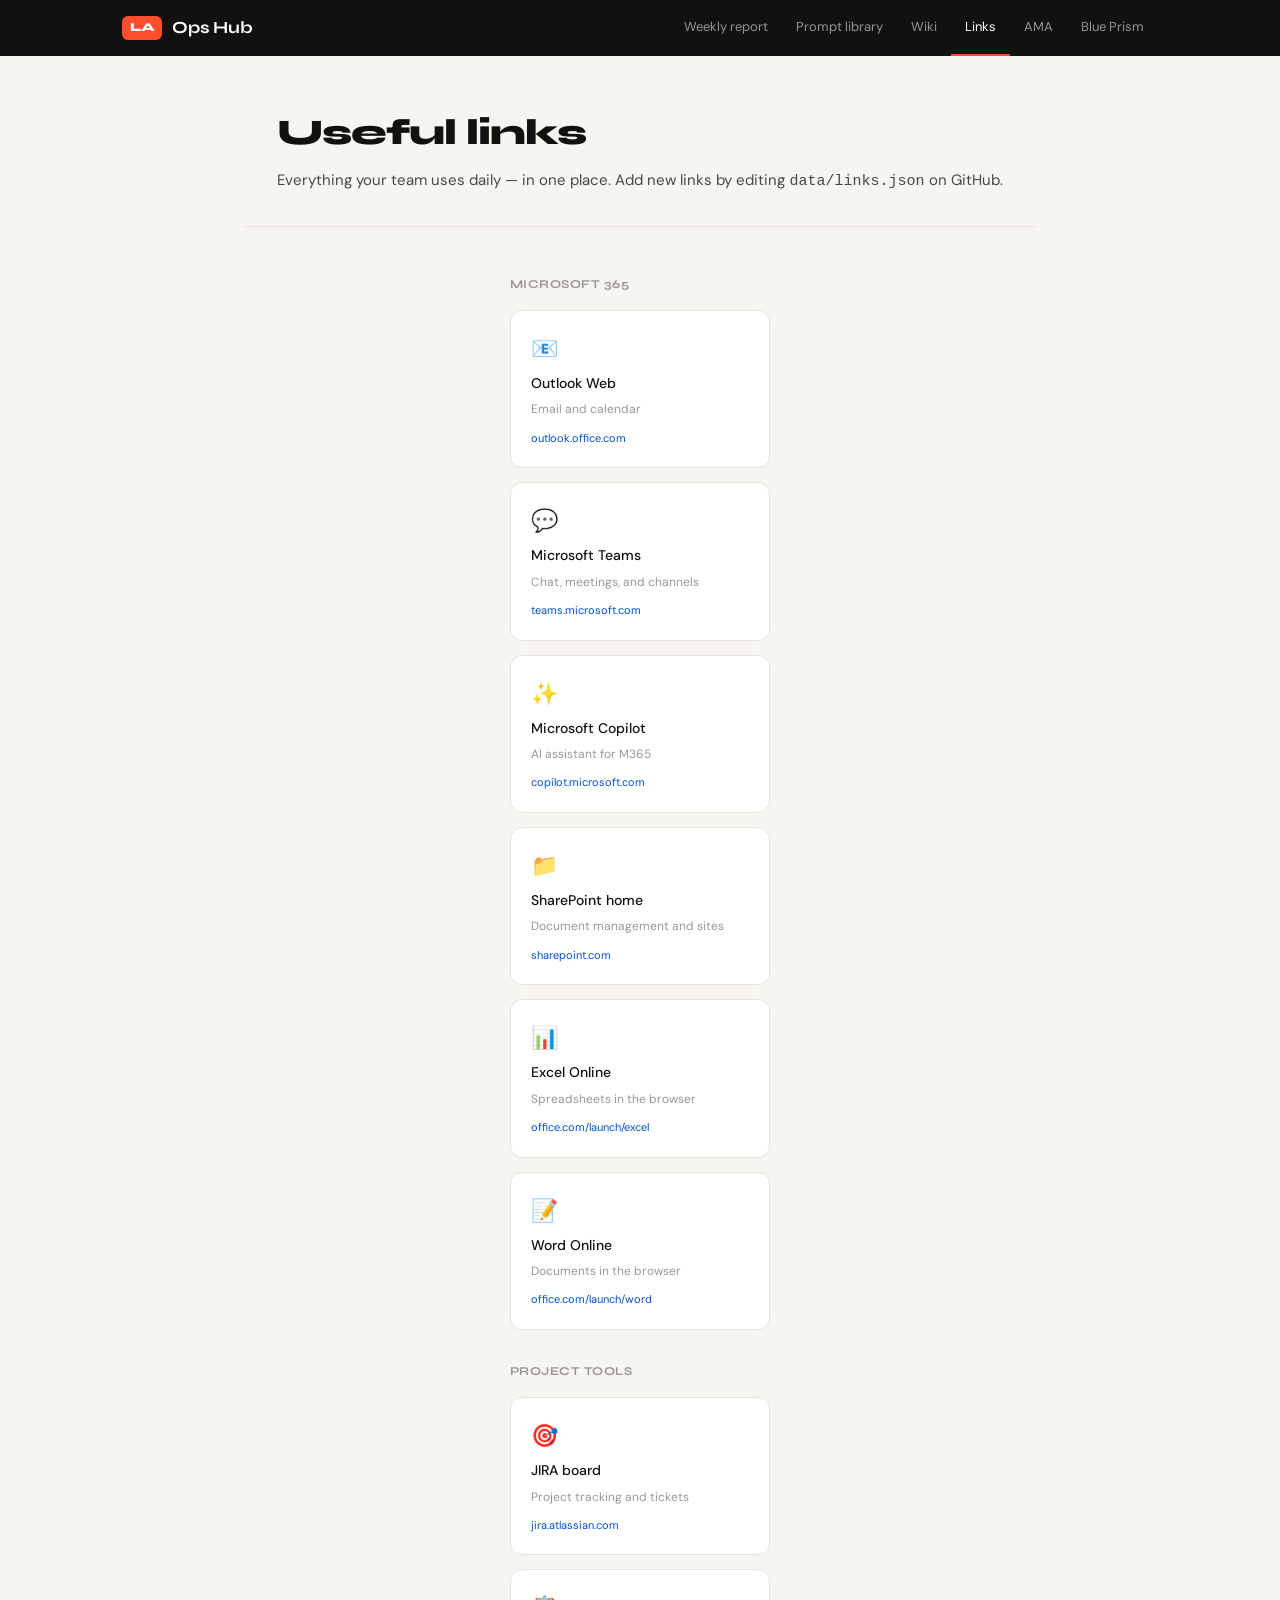
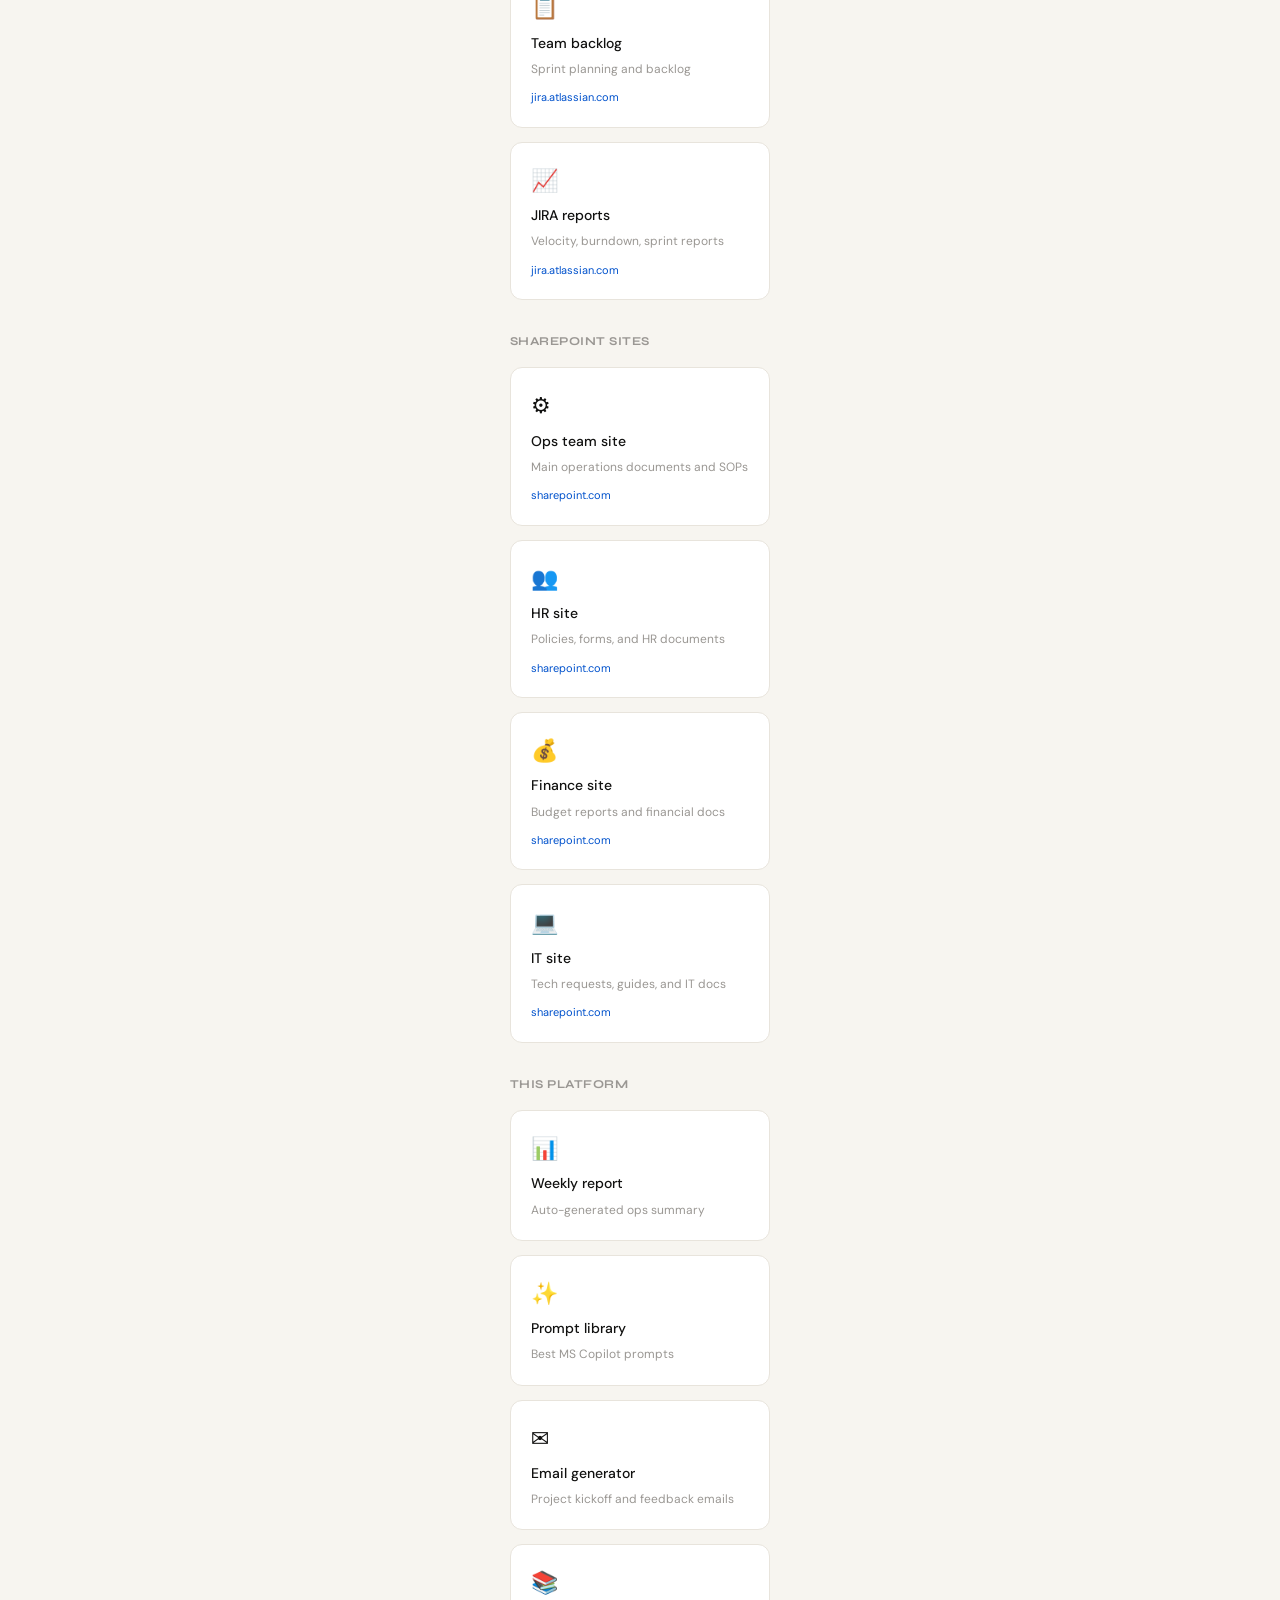
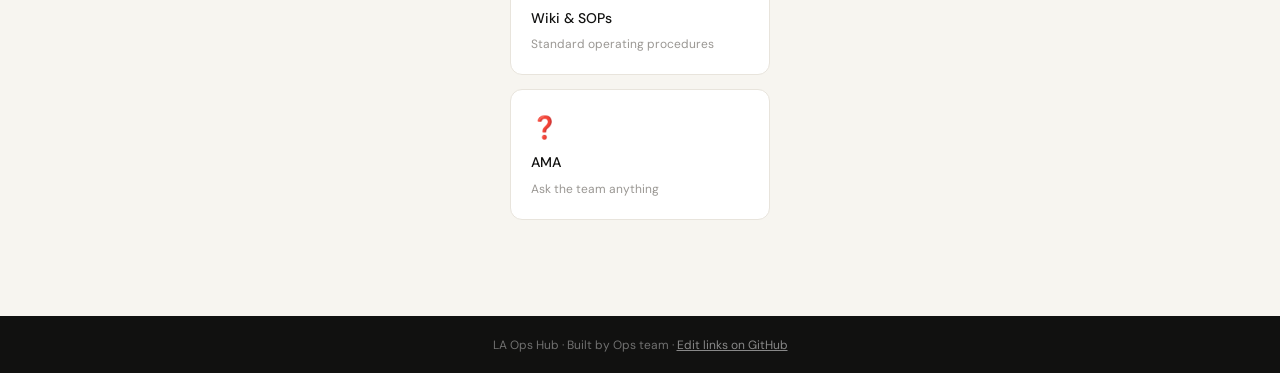
<file: links.html>
<!DOCTYPE html>
<html lang="en">
<head>
<meta charset="UTF-8"/>
<meta name="viewport" content="width=device-width,initial-scale=1"/>
<title>Useful Links · LA Ops Hub</title>
<link rel="preconnect" href="https://fonts.googleapis.com"/>
<link href="https://fonts.googleapis.com/css2?family=Syne:wght@700;800&family=DM+Sans:wght@300;400;500&display=swap" rel="stylesheet"/>
<style>*, *::before, *::after { box-sizing: border-box; margin: 0; padding: 0; }

:root {
  --ink: #111110;
  --ink2: #4A4844;
  --ink3: #9A9793;
  --bg: #F7F5F0;
  --card: #FFFFFF;
  --line: #E8E4DC;
  --accent: #0052CC;
  --accent-bg: #EEF4FF;
  --accent-dark: #003D99;
  --green: #1B6B3A;
  --green-bg: #E8F5EE;
  --amber: #7A5000;
  --amber-bg: #FFF8E6;
  --serif: 'Syne', sans-serif;
  --sans: 'DM Sans', system-ui, sans-serif;
  --r: 12px;
  --shadow: 0 1px 4px rgba(0,0,0,0.06), 0 4px 16px rgba(0,0,0,0.04);
}

body { font-family: var(--sans); background: var(--bg); color: var(--ink); font-size: 15px; line-height: 1.6; min-height: 100vh; display: flex; flex-direction: column; }

/* NAV */
.topnav { background: var(--ink); position: sticky; top: 0; z-index: 100; }
.nav-inner { max-width: 1100px; margin: 0 auto; padding: 0 2rem; height: 56px; display: flex; align-items: center; gap: 2rem; }
.nav-logo { display: flex; align-items: center; gap: 10px; color: white; text-decoration: none; font-family: var(--serif); font-size: 17px; font-weight: 700; letter-spacing: -0.3px; }
.logo-pill { background: #FF4D2E; color: white; font-size: 12px; font-weight: 800; padding: 2px 8px; border-radius: 6px; }
.nav-links { display: flex; gap: 0; margin-left: auto; }
.nav-links a { color: rgba(255,255,255,0.55); text-decoration: none; font-size: 13px; padding: 0 14px; height: 56px; display: flex; align-items: center; transition: color 0.15s; border-bottom: 2px solid transparent; }
.nav-links a:hover { color: white; }
.nav-links a.active { color: white; border-bottom-color: #FF4D2E; }

/* HERO */
.hero { padding: 5rem 2rem 4rem; text-align: center; }
.hero-inner { max-width: 600px; margin: 0 auto; }
.eyebrow { font-size: 12px; font-weight: 500; color: var(--ink3); text-transform: uppercase; letter-spacing: 0.08em; margin-bottom: 1rem; }
.hero h1 { font-family: var(--serif); font-size: 56px; font-weight: 800; color: var(--ink); letter-spacing: -2px; line-height: 1; margin-bottom: 1rem; }
.hero-sub { font-size: 17px; color: var(--ink2); line-height: 1.65; margin-bottom: 2rem; }
.hero-actions { display: flex; gap: 12px; justify-content: center; flex-wrap: wrap; }

/* BUTTONS */
.btn-primary { background: var(--accent); color: white; text-decoration: none; padding: 11px 24px; border-radius: 8px; font-family: var(--sans); font-size: 14px; font-weight: 500; transition: opacity 0.15s; display: inline-flex; align-items: center; gap: 6px; border: none; cursor: pointer; }
.btn-primary:hover { opacity: 0.88; }
.btn-ghost { background: transparent; color: var(--ink2); text-decoration: none; padding: 11px 24px; border-radius: 8px; font-size: 14px; font-weight: 500; border: 1px solid var(--line); transition: border-color 0.15s; display: inline-flex; align-items: center; gap: 6px; cursor: pointer; font-family: var(--sans); }
.btn-ghost:hover { border-color: var(--ink3); }
.btn-green { background: var(--green); color: white; }

/* CARDS */
.cards-section { padding: 0 2rem 4rem; max-width: 1100px; margin: 0 auto; width: 100%; }
.cards { display: grid; grid-template-columns: repeat(auto-fill, minmax(280px, 1fr)); gap: 16px; }
.hub-card { background: var(--card); border: 1px solid var(--line); border-radius: var(--r); padding: 1.5rem; text-decoration: none; color: inherit; display: flex; flex-direction: column; gap: 8px; transition: box-shadow 0.15s, border-color 0.15s, transform 0.15s; }
.hub-card:hover { box-shadow: var(--shadow); border-color: #C5BFB5; transform: translateY(-2px); }
.card-icon { font-size: 24px; }
.card-title { font-family: var(--serif); font-size: 17px; font-weight: 700; color: var(--ink); }
.card-desc { font-size: 13px; color: var(--ink2); line-height: 1.55; flex: 1; }
.card-tag { font-size: 11px; font-weight: 500; color: var(--accent); background: var(--accent-bg); padding: 2px 8px; border-radius: 20px; align-self: flex-start; }

/* PAGE HEADER */
.page-header { padding: 3rem 2rem 2rem; max-width: 1100px; margin: 0 auto; border-bottom: 1px solid var(--line); margin-bottom: 2rem; }
.page-header h1 { font-family: var(--serif); font-size: 36px; font-weight: 800; letter-spacing: -1px; margin-bottom: 6px; }
.page-header p { color: var(--ink2); font-size: 15px; }
.page-content { max-width: 1100px; margin: 0 auto; padding: 0 2rem 4rem; }

/* REPORT */
.report-meta { display: flex; gap: 1.5rem; flex-wrap: wrap; margin-bottom: 2rem; }
.meta-badge { font-size: 12px; font-weight: 500; padding: 4px 12px; border-radius: 20px; background: var(--green-bg); color: var(--green); }
.meta-badge.amber { background: var(--amber-bg); color: var(--amber); }
.report-grid { display: grid; grid-template-columns: repeat(auto-fill, minmax(220px, 1fr)); gap: 14px; margin-bottom: 2.5rem; }
.stat-card { background: var(--card); border: 1px solid var(--line); border-radius: var(--r); padding: 1.25rem; }
.stat-label { font-size: 12px; color: var(--ink3); font-weight: 500; text-transform: uppercase; letter-spacing: 0.05em; margin-bottom: 6px; }
.stat-num { font-family: var(--serif); font-size: 40px; font-weight: 800; letter-spacing: -2px; color: var(--ink); line-height: 1; }
.stat-note { font-size: 12px; color: var(--ink3); margin-top: 4px; }
.report-section { background: var(--card); border: 1px solid var(--line); border-radius: var(--r); padding: 1.5rem; margin-bottom: 1.25rem; }
.report-section h2 { font-family: var(--serif); font-size: 18px; font-weight: 700; margin-bottom: 1rem; }
.report-table { width: 100%; border-collapse: collapse; font-size: 13px; }
.report-table th { text-align: left; font-size: 11px; font-weight: 600; color: var(--ink3); text-transform: uppercase; letter-spacing: 0.05em; padding: 0 12px 8px 0; border-bottom: 1px solid var(--line); }
.report-table td { padding: 10px 12px 10px 0; border-bottom: 1px solid var(--line); color: var(--ink2); vertical-align: top; }
.report-table tr:last-child td { border-bottom: none; }
.status-pill { font-size: 11px; font-weight: 600; padding: 2px 10px; border-radius: 20px; display: inline-block; }
.status-pill.done { background: var(--green-bg); color: var(--green); }
.status-pill.progress { background: var(--accent-bg); color: var(--accent); }
.status-pill.blocked { background: #FDE8E4; color: #7A1E10; }
.status-pill.todo { background: var(--amber-bg); color: var(--amber); }
.blockers-list { list-style: none; display: flex; flex-direction: column; gap: 10px; }
.blocker-item { display: flex; gap: 10px; align-items: flex-start; }
.blocker-dot { width: 8px; height: 8px; border-radius: 50%; background: #E24B4A; flex-shrink: 0; margin-top: 5px; }
.blocker-text { font-size: 13px; color: var(--ink2); }
.action-list { list-style: none; display: flex; flex-direction: column; gap: 8px; }
.action-item { font-size: 13px; color: var(--ink2); display: flex; gap: 8px; align-items: flex-start; }
.action-item::before { content: '→'; color: var(--accent); flex-shrink: 0; font-weight: 500; }

/* WIKI */
.wiki-grid { display: grid; grid-template-columns: 220px 1fr; gap: 2rem; }
.wiki-nav { background: var(--card); border: 1px solid var(--line); border-radius: var(--r); padding: 1rem; height: fit-content; position: sticky; top: 72px; }
.wiki-nav-title { font-size: 11px; font-weight: 600; color: var(--ink3); text-transform: uppercase; letter-spacing: 0.06em; margin-bottom: 10px; padding: 0 8px; }
.wiki-nav a { display: block; padding: 7px 8px; font-size: 13px; color: var(--ink2); text-decoration: none; border-radius: 6px; transition: background 0.12s; }
.wiki-nav a:hover, .wiki-nav a.active { background: var(--bg); color: var(--ink); }
.wiki-section { background: var(--card); border: 1px solid var(--line); border-radius: var(--r); padding: 1.75rem; margin-bottom: 1.25rem; }
.wiki-section h2 { font-family: var(--serif); font-size: 20px; font-weight: 700; margin-bottom: 1rem; padding-bottom: 10px; border-bottom: 1px solid var(--line); }
.wiki-section h3 { font-size: 14px; font-weight: 500; color: var(--ink); margin: 1.25rem 0 6px; }
.wiki-section p { font-size: 13px; color: var(--ink2); line-height: 1.7; margin-bottom: 10px; }
.wiki-section ul { list-style: none; display: flex; flex-direction: column; gap: 6px; margin-bottom: 10px; }
.wiki-section ul li { font-size: 13px; color: var(--ink2); display: flex; gap: 8px; }
.wiki-section ul li::before { content: '•'; color: var(--ink3); flex-shrink: 0; }
.sop-steps { counter-reset: steps; list-style: none; display: flex; flex-direction: column; gap: 10px; }
.sop-step { counter-increment: steps; display: flex; gap: 12px; align-items: flex-start; font-size: 13px; color: var(--ink2); }
.sop-step::before { content: counter(steps); background: var(--accent); color: white; font-size: 11px; font-weight: 700; width: 20px; height: 20px; border-radius: 50%; display: flex; align-items: center; justify-content: center; flex-shrink: 0; margin-top: 1px; }

/* LINKS */
.links-grid { display: grid; grid-template-columns: repeat(auto-fill, minmax(260px, 1fr)); gap: 14px; margin-bottom: 2rem; }
.link-group-title { font-family: var(--serif); font-size: 15px; font-weight: 700; margin-bottom: 1rem; color: var(--ink3); text-transform: uppercase; letter-spacing: 0.04em; font-size: 12px; grid-column: 1 / -1; margin-top: 1rem; }
.link-card { background: var(--card); border: 1px solid var(--line); border-radius: var(--r); padding: 1.25rem; text-decoration: none; color: inherit; display: flex; flex-direction: column; gap: 6px; transition: box-shadow 0.15s, transform 0.12s; }
.link-card:hover { box-shadow: var(--shadow); transform: translateY(-2px); }
.link-card-icon { font-size: 22px; }
.link-card-title { font-size: 14px; font-weight: 500; color: var(--ink); }
.link-card-desc { font-size: 12px; color: var(--ink3); }
.link-card-url { font-size: 11px; color: var(--accent); margin-top: 4px; }

/* AMA */
.ama-form { background: var(--card); border: 1px solid var(--line); border-radius: var(--r); padding: 1.5rem; margin-bottom: 2rem; }
.ama-form h2 { font-family: var(--serif); font-size: 18px; font-weight: 700; margin-bottom: 1rem; }
.form-row { margin-bottom: 12px; }
.form-row label { display: block; font-size: 12px; font-weight: 500; color: var(--ink2); margin-bottom: 5px; text-transform: uppercase; letter-spacing: 0.05em; }
.form-row input, .form-row textarea, .form-row select { width: 100%; padding: 10px 14px; border: 1px solid var(--line); border-radius: 8px; font-family: var(--sans); font-size: 14px; color: var(--ink); background: var(--bg); outline: none; transition: border-color 0.15s; }
.form-row input:focus, .form-row textarea:focus { border-color: var(--accent); }
.form-row textarea { min-height: 80px; resize: vertical; }
.qa-list { display: flex; flex-direction: column; gap: 14px; }
.qa-card { background: var(--card); border: 1px solid var(--line); border-radius: var(--r); padding: 1.5rem; }
.qa-q { font-size: 15px; font-weight: 500; color: var(--ink); margin-bottom: 10px; display: flex; gap: 10px; }
.qa-q::before { content: 'Q'; background: var(--amber-bg); color: var(--amber); font-size: 11px; font-weight: 700; width: 20px; height: 20px; border-radius: 50%; display: flex; align-items: center; justify-content: center; flex-shrink: 0; margin-top: 2px; }
.qa-a { font-size: 13px; color: var(--ink2); line-height: 1.7; display: flex; gap: 10px; }
.qa-a::before { content: 'A'; background: var(--green-bg); color: var(--green); font-size: 11px; font-weight: 700; width: 20px; height: 20px; border-radius: 50%; display: flex; align-items: center; justify-content: center; flex-shrink: 0; margin-top: 2px; }
.qa-meta { font-size: 11px; color: var(--ink3); margin-top: 10px; }

/* POWERED BY + FOOTER */
.powered-by { text-align: center; padding: 2rem; color: var(--ink3); font-size: 13px; border-top: 1px solid var(--line); max-width: 1100px; margin: 0 auto; width: 100%; }
.powered-by strong { color: var(--ink2); }
.footer { background: var(--ink); color: rgba(255,255,255,0.4); text-align: center; padding: 1.25rem; font-size: 12px; margin-top: auto; }
.footer a { color: rgba(255,255,255,0.5); }

/* PROMPTS (reuse from library) */
.prompt-filters { display: flex; gap: 8px; flex-wrap: wrap; margin-bottom: 1.5rem; align-items: center; }
.search-wrap { position: relative; flex: 1; min-width: 200px; max-width: 300px; }
.search-wrap svg { position: absolute; left: 10px; top: 50%; transform: translateY(-50%); width: 15px; height: 15px; stroke: var(--ink3); fill: none; stroke-width: 2; pointer-events: none; }
.search-wrap input { width: 100%; padding: 8px 12px 8px 32px; border: 1px solid var(--line); border-radius: 20px; font-family: var(--sans); font-size: 13px; color: var(--ink); background: var(--card); outline: none; }
.search-wrap input:focus { border-color: var(--accent); }
.chip { font-size: 12px; font-weight: 500; padding: 5px 14px; border-radius: 20px; border: 1px solid var(--line); background: var(--card); color: var(--ink2); cursor: pointer; transition: all 0.12s; }
.chip:hover { border-color: var(--accent); color: var(--accent); }
.chip.active { background: var(--accent); color: white; border-color: var(--accent); }
.prompt-grid { display: grid; grid-template-columns: repeat(auto-fill, minmax(300px, 1fr)); gap: 14px; }
.prompt-card { background: var(--card); border: 1px solid var(--line); border-radius: var(--r); padding: 1.25rem; display: flex; flex-direction: column; gap: 10px; }
.prompt-app { font-size: 11px; font-weight: 600; padding: 3px 10px; border-radius: 20px; letter-spacing: 0.03em; text-transform: uppercase; display: inline-block; }
.app-outlook { background: var(--accent-bg); color: var(--accent); }
.app-teams { background: #F0EEFF; color: #2D1B8A; }
.app-excel { background: var(--green-bg); color: var(--green); }
.app-word { background: var(--accent-bg); color: #003580; }
.app-powerpoint { background: #FDE8E4; color: #7A1E10; }
.app-copilot { background: #E0F4F1; color: #0D4A42; }
.prompt-title { font-size: 14px; font-weight: 500; color: var(--ink); }
.prompt-box { background: var(--bg); border: 1px solid var(--line); border-radius: 6px; padding: 10px 12px; font-size: 12px; color: var(--ink2); line-height: 1.65; font-family: 'Courier New', monospace; }
.prompt-box .hl { color: var(--accent); font-weight: 600; }
.prompt-footer { display: flex; align-items: center; gap: 6px; flex-wrap: wrap; }
.ptag { font-size: 11px; padding: 2px 8px; border-radius: 20px; background: var(--bg); color: var(--ink3); border: 1px solid var(--line); }
.copy-btn { margin-top: 4px; width: 100%; padding: 7px; border: 1px solid var(--line); background: none; font-family: var(--sans); font-size: 12px; font-weight: 500; color: var(--ink2); border-radius: 6px; cursor: pointer; transition: all 0.12s; display: flex; align-items: center; justify-content: center; gap: 5px; }
.copy-btn:hover { background: var(--accent); color: white; border-color: var(--accent); }
.copy-btn.copied { background: var(--green-bg); color: var(--green); border-color: #A5D6A7; }

/* EMAIL GENERATOR */
.email-cards { display: grid; grid-template-columns: repeat(auto-fill, minmax(280px, 1fr)); gap: 16px; margin-bottom: 2rem; }
.email-card { background: var(--card); border: 1px solid var(--line); border-radius: var(--r); padding: 1.5rem; }
.email-card h2 { font-family: var(--serif); font-size: 17px; font-weight: 700; margin-bottom: 6px; }
.email-card p { font-size: 13px; color: var(--ink2); margin-bottom: 1.25rem; }
.eform { display: grid; gap: 10px; }
.eform-2col { display: grid; grid-template-columns: 1fr 1fr; gap: 10px; }
.eform label { font-size: 11px; font-weight: 600; color: var(--ink2); display: block; margin-bottom: 4px; text-transform: uppercase; letter-spacing: 0.05em; }
.eform input, .eform select { width: 100%; padding: 8px 12px; border: 1px solid var(--line); border-radius: 8px; font-family: var(--sans); font-size: 13px; color: var(--ink); background: var(--bg); outline: none; }
.eform input:focus { border-color: var(--accent); }
.eform-section { border-top: 1px solid var(--line); padding-top: 10px; font-size: 11px; font-weight: 600; color: var(--ink3); text-transform: uppercase; letter-spacing: 0.06em; }

@media (max-width: 700px) {
  .hero h1 { font-size: 36px; }
  .nav-links { display: none; }
  .wiki-grid { grid-template-columns: 1fr; }
  .eform-2col { grid-template-columns: 1fr; }
}
</style>
</head>
<body>
<nav class="topnav">
  <div class="nav-inner">
    <a class="nav-logo" href="index.html"><span class="logo-pill">LA</span> Ops Hub</a>
    <div class="nav-links">
      <a href="report.html">Weekly report</a>
      <a href="prompts.html">Prompt library</a>
      <a href="wiki.html">Wiki</a>
      <a href="links.html" class="active">Links</a>
      <a href="ama.html">AMA</a>
      <a href="blueprism.html">Blue Prism</a>
    </div>
  </div>
</nav>

<div class="page-header">
  <h1>Useful links</h1>
  <p>Everything your team uses daily — in one place. Add new links by editing <code>data/links.json</code> on GitHub.</p>
</div>

<div class="page-content">
  <div id="links-container"></div>
</div>

<footer class="footer">
  <p>LA Ops Hub · Built by Ops team · <a href="https://github.com" target="_blank">Edit links on GitHub</a></p>
</footer>

<script>
const links = {
  "Microsoft 365": [
    { icon: "📧", title: "Outlook Web", desc: "Email and calendar", url: "https://outlook.office.com" },
    { icon: "💬", title: "Microsoft Teams", desc: "Chat, meetings, and channels", url: "https://teams.microsoft.com" },
    { icon: "✨", title: "Microsoft Copilot", desc: "AI assistant for M365", url: "https://copilot.microsoft.com" },
    { icon: "📁", title: "SharePoint home", desc: "Document management and sites", url: "https://sharepoint.com" },
    { icon: "📊", title: "Excel Online", desc: "Spreadsheets in the browser", url: "https://office.com/launch/excel" },
    { icon: "📝", title: "Word Online", desc: "Documents in the browser", url: "https://office.com/launch/word" }
  ],
  "Project tools": [
    { icon: "🎯", title: "JIRA board", desc: "Project tracking and tickets", url: "https://jira.atlassian.com" },
    { icon: "📋", title: "Team backlog", desc: "Sprint planning and backlog", url: "https://jira.atlassian.com" },
    { icon: "📈", title: "JIRA reports", desc: "Velocity, burndown, sprint reports", url: "https://jira.atlassian.com" }
  ],
  "SharePoint sites": [
    { icon: "⚙️", title: "Ops team site", desc: "Main operations documents and SOPs", url: "https://sharepoint.com" },
    { icon: "👥", title: "HR site", desc: "Policies, forms, and HR documents", url: "https://sharepoint.com" },
    { icon: "💰", title: "Finance site", desc: "Budget reports and financial docs", url: "https://sharepoint.com" },
    { icon: "💻", title: "IT site", desc: "Tech requests, guides, and IT docs", url: "https://sharepoint.com" }
  ],
  "This platform": [
    { icon: "📊", title: "Weekly report", desc: "Auto-generated ops summary", url: "report.html" },
    { icon: "✨", title: "Prompt library", desc: "Best MS Copilot prompts", url: "prompts.html" },
    { icon: "✉️", title: "Email generator", desc: "Project kickoff and feedback emails", url: "emails.html" },
    { icon: "📚", title: "Wiki & SOPs", desc: "Standard operating procedures", url: "wiki.html" },
    { icon: "❓", title: "AMA", desc: "Ask the team anything", url: "ama.html" }
  ]
};

const container = document.getElementById('links-container');
Object.entries(links).forEach(([group, items]) => {
  container.innerHTML += `<div class="link-group-title">${group}</div>
  <div class="links-grid">
    ${items.map(l => `
      <a class="link-card" href="${l.url}" ${l.url.startsWith('http') ? 'target="_blank" rel="noopener"' : ''}>
        <div class="link-card-icon">${l.icon}</div>
        <div class="link-card-title">${l.title}</div>
        <div class="link-card-desc">${l.desc}</div>
        ${l.url.startsWith('http') ? `<div class="link-card-url">${l.url.replace('https://','')}</div>` : ''}
      </a>`).join('')}
  </div>`;
});
</script>
</body>
</html>
</file>
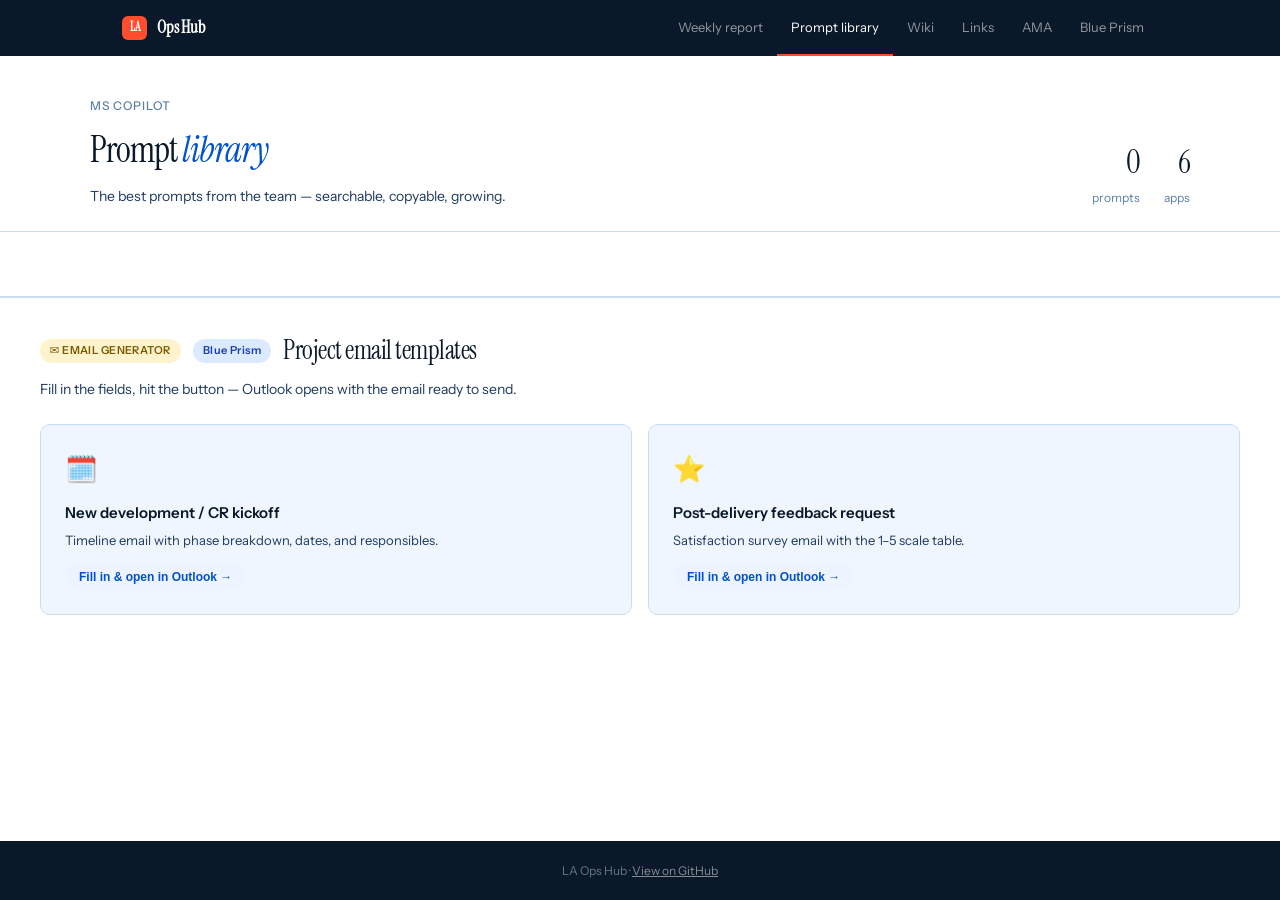
<file: prompts.html>
<!DOCTYPE html>
<html lang="en">
<head>
<meta charset="UTF-8"/>
<meta name="viewport" content="width=device-width,initial-scale=1"/>
<title>Prompt Library · LA Ops Hub</title>
<link rel="preconnect" href="https://fonts.googleapis.com"/>
<link href="https://fonts.googleapis.com/css2?family=Instrument+Serif:ital@0;1&family=Instrument+Sans:wght@400;500;600&family=Syne:wght@700;800&family=DM+Sans:wght@300;400;500&display=swap" rel="stylesheet"/>
<style>*, *::before, *::after { box-sizing: border-box; margin: 0; padding: 0; }

:root {
  --ink: #111110;
  --ink2: #4A4844;
  --ink3: #9A9793;
  --bg: #F7F5F0;
  --card: #FFFFFF;
  --line: #E8E4DC;
  --accent: #0052CC;
  --accent-bg: #EEF4FF;
  --accent-dark: #003D99;
  --green: #1B6B3A;
  --green-bg: #E8F5EE;
  --amber: #7A5000;
  --amber-bg: #FFF8E6;
  --serif: 'Syne', sans-serif;
  --sans: 'DM Sans', system-ui, sans-serif;
  --r: 12px;
  --shadow: 0 1px 4px rgba(0,0,0,0.06), 0 4px 16px rgba(0,0,0,0.04);
}

body { font-family: var(--sans); background: var(--bg); color: var(--ink); font-size: 15px; line-height: 1.6; min-height: 100vh; display: flex; flex-direction: column; }

/* NAV */
.topnav { background: var(--ink); position: sticky; top: 0; z-index: 100; }
.nav-inner { max-width: 1100px; margin: 0 auto; padding: 0 2rem; height: 56px; display: flex; align-items: center; gap: 2rem; }
.nav-logo { display: flex; align-items: center; gap: 10px; color: white; text-decoration: none; font-family: var(--serif); font-size: 17px; font-weight: 700; letter-spacing: -0.3px; }
.logo-pill { background: #FF4D2E; color: white; font-size: 12px; font-weight: 800; padding: 2px 8px; border-radius: 6px; }
.nav-links { display: flex; gap: 0; margin-left: auto; }
.nav-links a { color: rgba(255,255,255,0.55); text-decoration: none; font-size: 13px; padding: 0 14px; height: 56px; display: flex; align-items: center; transition: color 0.15s; border-bottom: 2px solid transparent; }
.nav-links a:hover { color: white; }
.nav-links a.active { color: white; border-bottom-color: #FF4D2E; }

/* HERO */
.hero { padding: 5rem 2rem 4rem; text-align: center; }
.hero-inner { max-width: 600px; margin: 0 auto; }
.eyebrow { font-size: 12px; font-weight: 500; color: var(--ink3); text-transform: uppercase; letter-spacing: 0.08em; margin-bottom: 1rem; }
.hero h1 { font-family: var(--serif); font-size: 56px; font-weight: 800; color: var(--ink); letter-spacing: -2px; line-height: 1; margin-bottom: 1rem; }
.hero-sub { font-size: 17px; color: var(--ink2); line-height: 1.65; margin-bottom: 2rem; }
.hero-actions { display: flex; gap: 12px; justify-content: center; flex-wrap: wrap; }

/* BUTTONS */
.btn-primary { background: var(--accent); color: white; text-decoration: none; padding: 11px 24px; border-radius: 8px; font-family: var(--sans); font-size: 14px; font-weight: 500; transition: opacity 0.15s; display: inline-flex; align-items: center; gap: 6px; border: none; cursor: pointer; }
.btn-primary:hover { opacity: 0.88; }
.btn-ghost { background: transparent; color: var(--ink2); text-decoration: none; padding: 11px 24px; border-radius: 8px; font-size: 14px; font-weight: 500; border: 1px solid var(--line); transition: border-color 0.15s; display: inline-flex; align-items: center; gap: 6px; cursor: pointer; font-family: var(--sans); }
.btn-ghost:hover { border-color: var(--ink3); }
.btn-green { background: var(--green); color: white; }

/* CARDS */
.cards-section { padding: 0 2rem 4rem; max-width: 1100px; margin: 0 auto; width: 100%; }
.cards { display: grid; grid-template-columns: repeat(auto-fill, minmax(280px, 1fr)); gap: 16px; }
.hub-card { background: var(--card); border: 1px solid var(--line); border-radius: var(--r); padding: 1.5rem; text-decoration: none; color: inherit; display: flex; flex-direction: column; gap: 8px; transition: box-shadow 0.15s, border-color 0.15s, transform 0.15s; }
.hub-card:hover { box-shadow: var(--shadow); border-color: #C5BFB5; transform: translateY(-2px); }
.card-icon { font-size: 24px; }
.card-title { font-family: var(--serif); font-size: 17px; font-weight: 700; color: var(--ink); }
.card-desc { font-size: 13px; color: var(--ink2); line-height: 1.55; flex: 1; }
.card-tag { font-size: 11px; font-weight: 500; color: var(--accent); background: var(--accent-bg); padding: 2px 8px; border-radius: 20px; align-self: flex-start; }

/* PAGE HEADER */
.page-header { padding: 3rem 2rem 2rem; max-width: 1100px; margin: 0 auto; border-bottom: 1px solid var(--line); margin-bottom: 2rem; }
.page-header h1 { font-family: var(--serif); font-size: 36px; font-weight: 800; letter-spacing: -1px; margin-bottom: 6px; }
.page-header p { color: var(--ink2); font-size: 15px; }
.page-content { max-width: 1100px; margin: 0 auto; padding: 0 2rem 4rem; }

/* REPORT */
.report-meta { display: flex; gap: 1.5rem; flex-wrap: wrap; margin-bottom: 2rem; }
.meta-badge { font-size: 12px; font-weight: 500; padding: 4px 12px; border-radius: 20px; background: var(--green-bg); color: var(--green); }
.meta-badge.amber { background: var(--amber-bg); color: var(--amber); }
.report-grid { display: grid; grid-template-columns: repeat(auto-fill, minmax(220px, 1fr)); gap: 14px; margin-bottom: 2.5rem; }
.stat-card { background: var(--card); border: 1px solid var(--line); border-radius: var(--r); padding: 1.25rem; }
.stat-label { font-size: 12px; color: var(--ink3); font-weight: 500; text-transform: uppercase; letter-spacing: 0.05em; margin-bottom: 6px; }
.stat-num { font-family: var(--serif); font-size: 40px; font-weight: 800; letter-spacing: -2px; color: var(--ink); line-height: 1; }
.stat-note { font-size: 12px; color: var(--ink3); margin-top: 4px; }
.report-section { background: var(--card); border: 1px solid var(--line); border-radius: var(--r); padding: 1.5rem; margin-bottom: 1.25rem; }
.report-section h2 { font-family: var(--serif); font-size: 18px; font-weight: 700; margin-bottom: 1rem; }
.report-table { width: 100%; border-collapse: collapse; font-size: 13px; }
.report-table th { text-align: left; font-size: 11px; font-weight: 600; color: var(--ink3); text-transform: uppercase; letter-spacing: 0.05em; padding: 0 12px 8px 0; border-bottom: 1px solid var(--line); }
.report-table td { padding: 10px 12px 10px 0; border-bottom: 1px solid var(--line); color: var(--ink2); vertical-align: top; }
.report-table tr:last-child td { border-bottom: none; }
.status-pill { font-size: 11px; font-weight: 600; padding: 2px 10px; border-radius: 20px; display: inline-block; }
.status-pill.done { background: var(--green-bg); color: var(--green); }
.status-pill.progress { background: var(--accent-bg); color: var(--accent); }
.status-pill.blocked { background: #FDE8E4; color: #7A1E10; }
.status-pill.todo { background: var(--amber-bg); color: var(--amber); }
.blockers-list { list-style: none; display: flex; flex-direction: column; gap: 10px; }
.blocker-item { display: flex; gap: 10px; align-items: flex-start; }
.blocker-dot { width: 8px; height: 8px; border-radius: 50%; background: #E24B4A; flex-shrink: 0; margin-top: 5px; }
.blocker-text { font-size: 13px; color: var(--ink2); }
.action-list { list-style: none; display: flex; flex-direction: column; gap: 8px; }
.action-item { font-size: 13px; color: var(--ink2); display: flex; gap: 8px; align-items: flex-start; }
.action-item::before { content: '→'; color: var(--accent); flex-shrink: 0; font-weight: 500; }

/* WIKI */
.wiki-grid { display: grid; grid-template-columns: 220px 1fr; gap: 2rem; }
.wiki-nav { background: var(--card); border: 1px solid var(--line); border-radius: var(--r); padding: 1rem; height: fit-content; position: sticky; top: 72px; }
.wiki-nav-title { font-size: 11px; font-weight: 600; color: var(--ink3); text-transform: uppercase; letter-spacing: 0.06em; margin-bottom: 10px; padding: 0 8px; }
.wiki-nav a { display: block; padding: 7px 8px; font-size: 13px; color: var(--ink2); text-decoration: none; border-radius: 6px; transition: background 0.12s; }
.wiki-nav a:hover, .wiki-nav a.active { background: var(--bg); color: var(--ink); }
.wiki-section { background: var(--card); border: 1px solid var(--line); border-radius: var(--r); padding: 1.75rem; margin-bottom: 1.25rem; }
.wiki-section h2 { font-family: var(--serif); font-size: 20px; font-weight: 700; margin-bottom: 1rem; padding-bottom: 10px; border-bottom: 1px solid var(--line); }
.wiki-section h3 { font-size: 14px; font-weight: 500; color: var(--ink); margin: 1.25rem 0 6px; }
.wiki-section p { font-size: 13px; color: var(--ink2); line-height: 1.7; margin-bottom: 10px; }
.wiki-section ul { list-style: none; display: flex; flex-direction: column; gap: 6px; margin-bottom: 10px; }
.wiki-section ul li { font-size: 13px; color: var(--ink2); display: flex; gap: 8px; }
.wiki-section ul li::before { content: '•'; color: var(--ink3); flex-shrink: 0; }
.sop-steps { counter-reset: steps; list-style: none; display: flex; flex-direction: column; gap: 10px; }
.sop-step { counter-increment: steps; display: flex; gap: 12px; align-items: flex-start; font-size: 13px; color: var(--ink2); }
.sop-step::before { content: counter(steps); background: var(--accent); color: white; font-size: 11px; font-weight: 700; width: 20px; height: 20px; border-radius: 50%; display: flex; align-items: center; justify-content: center; flex-shrink: 0; margin-top: 1px; }

/* LINKS */
.links-grid { display: grid; grid-template-columns: repeat(auto-fill, minmax(260px, 1fr)); gap: 14px; margin-bottom: 2rem; }
.link-group-title { font-family: var(--serif); font-size: 15px; font-weight: 700; margin-bottom: 1rem; color: var(--ink3); text-transform: uppercase; letter-spacing: 0.04em; font-size: 12px; grid-column: 1 / -1; margin-top: 1rem; }
.link-card { background: var(--card); border: 1px solid var(--line); border-radius: var(--r); padding: 1.25rem; text-decoration: none; color: inherit; display: flex; flex-direction: column; gap: 6px; transition: box-shadow 0.15s, transform 0.12s; }
.link-card:hover { box-shadow: var(--shadow); transform: translateY(-2px); }
.link-card-icon { font-size: 22px; }
.link-card-title { font-size: 14px; font-weight: 500; color: var(--ink); }
.link-card-desc { font-size: 12px; color: var(--ink3); }
.link-card-url { font-size: 11px; color: var(--accent); margin-top: 4px; }

/* AMA */
.ama-form { background: var(--card); border: 1px solid var(--line); border-radius: var(--r); padding: 1.5rem; margin-bottom: 2rem; }
.ama-form h2 { font-family: var(--serif); font-size: 18px; font-weight: 700; margin-bottom: 1rem; }
.form-row { margin-bottom: 12px; }
.form-row label { display: block; font-size: 12px; font-weight: 500; color: var(--ink2); margin-bottom: 5px; text-transform: uppercase; letter-spacing: 0.05em; }
.form-row input, .form-row textarea, .form-row select { width: 100%; padding: 10px 14px; border: 1px solid var(--line); border-radius: 8px; font-family: var(--sans); font-size: 14px; color: var(--ink); background: var(--bg); outline: none; transition: border-color 0.15s; }
.form-row input:focus, .form-row textarea:focus { border-color: var(--accent); }
.form-row textarea { min-height: 80px; resize: vertical; }
.qa-list { display: flex; flex-direction: column; gap: 14px; }
.qa-card { background: var(--card); border: 1px solid var(--line); border-radius: var(--r); padding: 1.5rem; }
.qa-q { font-size: 15px; font-weight: 500; color: var(--ink); margin-bottom: 10px; display: flex; gap: 10px; }
.qa-q::before { content: 'Q'; background: var(--amber-bg); color: var(--amber); font-size: 11px; font-weight: 700; width: 20px; height: 20px; border-radius: 50%; display: flex; align-items: center; justify-content: center; flex-shrink: 0; margin-top: 2px; }
.qa-a { font-size: 13px; color: var(--ink2); line-height: 1.7; display: flex; gap: 10px; }
.qa-a::before { content: 'A'; background: var(--green-bg); color: var(--green); font-size: 11px; font-weight: 700; width: 20px; height: 20px; border-radius: 50%; display: flex; align-items: center; justify-content: center; flex-shrink: 0; margin-top: 2px; }
.qa-meta { font-size: 11px; color: var(--ink3); margin-top: 10px; }

/* POWERED BY + FOOTER */
.powered-by { text-align: center; padding: 2rem; color: var(--ink3); font-size: 13px; border-top: 1px solid var(--line); max-width: 1100px; margin: 0 auto; width: 100%; }
.powered-by strong { color: var(--ink2); }
.footer { background: var(--ink); color: rgba(255,255,255,0.4); text-align: center; padding: 1.25rem; font-size: 12px; margin-top: auto; }
.footer a { color: rgba(255,255,255,0.5); }

/* PROMPTS (reuse from library) */
.prompt-filters { display: flex; gap: 8px; flex-wrap: wrap; margin-bottom: 1.5rem; align-items: center; }
.search-wrap { position: relative; flex: 1; min-width: 200px; max-width: 300px; }
.search-wrap svg { position: absolute; left: 10px; top: 50%; transform: translateY(-50%); width: 15px; height: 15px; stroke: var(--ink3); fill: none; stroke-width: 2; pointer-events: none; }
.search-wrap input { width: 100%; padding: 8px 12px 8px 32px; border: 1px solid var(--line); border-radius: 20px; font-family: var(--sans); font-size: 13px; color: var(--ink); background: var(--card); outline: none; }
.search-wrap input:focus { border-color: var(--accent); }
.chip { font-size: 12px; font-weight: 500; padding: 5px 14px; border-radius: 20px; border: 1px solid var(--line); background: var(--card); color: var(--ink2); cursor: pointer; transition: all 0.12s; }
.chip:hover { border-color: var(--accent); color: var(--accent); }
.chip.active { background: var(--accent); color: white; border-color: var(--accent); }
.prompt-grid { display: grid; grid-template-columns: repeat(auto-fill, minmax(300px, 1fr)); gap: 14px; }
.prompt-card { background: var(--card); border: 1px solid var(--line); border-radius: var(--r); padding: 1.25rem; display: flex; flex-direction: column; gap: 10px; }
.prompt-app { font-size: 11px; font-weight: 600; padding: 3px 10px; border-radius: 20px; letter-spacing: 0.03em; text-transform: uppercase; display: inline-block; }
.app-outlook { background: var(--accent-bg); color: var(--accent); }
.app-teams { background: #F0EEFF; color: #2D1B8A; }
.app-excel { background: var(--green-bg); color: var(--green); }
.app-word { background: var(--accent-bg); color: #003580; }
.app-powerpoint { background: #FDE8E4; color: #7A1E10; }
.app-copilot { background: #E0F4F1; color: #0D4A42; }
.prompt-title { font-size: 14px; font-weight: 500; color: var(--ink); }
.prompt-box { background: var(--bg); border: 1px solid var(--line); border-radius: 6px; padding: 10px 12px; font-size: 12px; color: var(--ink2); line-height: 1.65; font-family: 'Courier New', monospace; }
.prompt-box .hl { color: var(--accent); font-weight: 600; }
.prompt-footer { display: flex; align-items: center; gap: 6px; flex-wrap: wrap; }
.ptag { font-size: 11px; padding: 2px 8px; border-radius: 20px; background: var(--bg); color: var(--ink3); border: 1px solid var(--line); }
.copy-btn { margin-top: 4px; width: 100%; padding: 7px; border: 1px solid var(--line); background: none; font-family: var(--sans); font-size: 12px; font-weight: 500; color: var(--ink2); border-radius: 6px; cursor: pointer; transition: all 0.12s; display: flex; align-items: center; justify-content: center; gap: 5px; }
.copy-btn:hover { background: var(--accent); color: white; border-color: var(--accent); }
.copy-btn.copied { background: var(--green-bg); color: var(--green); border-color: #A5D6A7; }

/* EMAIL GENERATOR */
.email-cards { display: grid; grid-template-columns: repeat(auto-fill, minmax(280px, 1fr)); gap: 16px; margin-bottom: 2rem; }
.email-card { background: var(--card); border: 1px solid var(--line); border-radius: var(--r); padding: 1.5rem; }
.email-card h2 { font-family: var(--serif); font-size: 17px; font-weight: 700; margin-bottom: 6px; }
.email-card p { font-size: 13px; color: var(--ink2); margin-bottom: 1.25rem; }
.eform { display: grid; gap: 10px; }
.eform-2col { display: grid; grid-template-columns: 1fr 1fr; gap: 10px; }
.eform label { font-size: 11px; font-weight: 600; color: var(--ink2); display: block; margin-bottom: 4px; text-transform: uppercase; letter-spacing: 0.05em; }
.eform input, .eform select { width: 100%; padding: 8px 12px; border: 1px solid var(--line); border-radius: 8px; font-family: var(--sans); font-size: 13px; color: var(--ink); background: var(--bg); outline: none; }
.eform input:focus { border-color: var(--accent); }
.eform-section { border-top: 1px solid var(--line); padding-top: 10px; font-size: 11px; font-weight: 600; color: var(--ink3); text-transform: uppercase; letter-spacing: 0.06em; }

@media (max-width: 700px) {
  .hero h1 { font-size: 36px; }
  .nav-links { display: none; }
  .wiki-grid { grid-template-columns: 1fr; }
  .eform-2col { grid-template-columns: 1fr; }
}
</style>
<style>
.topbar,.sidebar-footer{display:none}

*,*::before,*::after{box-sizing:border-box;margin:0;padding:0}

:root{
  --ink:#0A1929;
  --ink2:#1E3A5F;
  --ink3:#5B7FA6;
  --paper:#F0F6FF;
  --card:#FFFFFF;
  --line:#C8DDEF;
  --accent:#0052CC;
  --accent-bg:#EEF4FF;
  --yellow:#FFF3CD;
  --yellow-ink:#7A5C00;
  --green:#E8F5E9;
  --green-ink:#1B5E20;
  --coral:#FDE8E4;
  --coral-ink:#7A1E10;
  --teal:#E0F4F1;
  --teal-ink:#0D4A42;
  --purple:#F0EEFF;
  --purple-ink:#2D1B8A;
  --serif:'Instrument Serif',Georgia,serif;
  --sans:'Instrument Sans',system-ui,sans-serif;
  --r:10px;
}

body{font-family:var(--sans);background:#FFFFFF;color:var(--ink);min-height:100vh;font-size:15px;line-height:1.6}

/* TOP BAR */
.topbar{
  display:flex;align-items:center;justify-content:space-between;
  padding:0 2.5rem;height:60px;
  background:#0052CC;border-bottom:1px solid #003D99;
  position:sticky;top:0;z-index:50;
}
.logo{display:flex;align-items:center;gap:10px}
.logo-icon{
  width:32px;height:32px;background:#FFFFFF;border-radius:8px;
  display:flex;align-items:center;justify-content:center;
}
.logo-icon svg{width:18px;height:18px;fill:none;stroke:#0052CC;stroke-width:2}
.logo-name{font-family:var(--serif);font-size:19px;color:#FFFFFF;letter-spacing:-0.3px}
.logo-name em{font-style:italic;color:#A8CFFF}
.topbar-right{display:flex;align-items:center;gap:10px}
.btn-add{
  display:flex;align-items:center;gap:6px;
  background:#FFFFFF;color:#0052CC;border:none;
  font-family:var(--sans);font-size:13px;font-weight:500;
  padding:8px 16px;border-radius:20px;cursor:pointer;
  transition:opacity 0.15s;
}
.btn-add:hover{opacity:0.88}
.btn-add svg{width:14px;height:14px;stroke:#0052CC;fill:none;stroke-width:2.5}

/* HERO */
.hero{
  padding:3rem 2.5rem 2rem;
  border-bottom:1px solid var(--line);
  display:flex;align-items:flex-end;justify-content:space-between;gap:2rem;flex-wrap:wrap;
}
.hero-text h1{
  font-family:var(--serif);font-size:42px;font-weight:400;
  color:var(--ink);letter-spacing:-1.5px;line-height:1.1;margin-bottom:8px;
}
.hero-text h1 em{font-style:italic;color:#0052CC}
.hero-sub{font-size:15px;color:var(--ink2);max-width:460px;line-height:1.6}
.hero-stats{display:flex;gap:2rem;flex-shrink:0}
.stat{text-align:right}
.stat-n{font-family:var(--serif);font-size:32px;color:var(--ink);line-height:1}
.stat-l{font-size:12px;color:var(--ink3);margin-top:2px}

/* FILTERS */
.filters{
  display:flex;align-items:center;gap:10px;flex-wrap:wrap;
  padding:1.25rem 2.5rem;border-bottom:1px solid var(--line);
  background:var(--card);position:sticky;top:60px;z-index:40;
}
.search-wrap{position:relative;flex:1;min-width:200px;max-width:320px}
.search-wrap svg{position:absolute;left:12px;top:50%;transform:translateY(-50%);width:15px;height:15px;stroke:var(--ink3);fill:none;stroke-width:2;pointer-events:none}
.search-wrap input{
  width:100%;padding:8px 12px 8px 36px;
  background:var(--paper);border:1px solid var(--line);border-radius:20px;
  font-family:var(--sans);font-size:13px;color:var(--ink);outline:none;
  transition:border-color 0.15s;
}
.search-wrap input:focus{border-color:var(--accent)}
.filter-chips{display:flex;gap:6px;flex-wrap:wrap}
.chip{
  font-size:12px;font-weight:500;padding:5px 14px;border-radius:20px;
  border:1px solid var(--line);background:var(--card);color:var(--ink2);
  cursor:pointer;transition:all 0.12s;white-space:nowrap;
}
.chip:hover{border-color:var(--accent);color:var(--accent)}
.chip.active{background:var(--accent);color:white;border-color:var(--accent)}
.sort-wrap{margin-left:auto}
.sort-wrap select{
  font-family:var(--sans);font-size:12px;color:var(--ink2);
  border:1px solid var(--line);background:var(--card);
  padding:6px 10px;border-radius:6px;cursor:pointer;outline:none;
}

/* GRID */
.grid-wrap{padding:2rem 2.5rem}
.grid{display:grid;grid-template-columns:repeat(auto-fill,minmax(300px,1fr));gap:16px}
.empty{grid-column:1/-1;text-align:center;padding:4rem;color:var(--ink3);font-size:14px}

/* CARD */
.card{
  background:var(--card);border:1px solid var(--line);border-radius:var(--r);
  padding:1.25rem;display:flex;flex-direction:column;gap:12px;
  transition:border-color 0.15s,box-shadow 0.15s;
  animation:cardIn 0.25s ease both;
}
@keyframes cardIn{from{opacity:0;transform:translateY(8px)}to{opacity:1;transform:translateY(0)}}
.card:hover{border-color:#C5BFB5;box-shadow:0 4px 16px rgba(0,0,0,0.06)}

.card-top{display:flex;align-items:flex-start;justify-content:space-between;gap:8px}
.card-app{
  display:inline-flex;align-items:center;gap:5px;
  font-size:11px;font-weight:600;padding:3px 10px;border-radius:20px;
  letter-spacing:0.03em;text-transform:uppercase;
}
.card-actions{display:flex;gap:4px}
.icon-btn{
  width:28px;height:28px;border:none;background:none;cursor:pointer;border-radius:6px;
  display:flex;align-items:center;justify-content:center;color:var(--ink3);
  transition:background 0.12s,color 0.12s;
}
.icon-btn:hover{background:var(--paper);color:var(--ink)}
.icon-btn svg{width:15px;height:15px;stroke:currentColor;fill:none;stroke-width:2}
.icon-btn.liked svg{stroke:#E24B4A;fill:#E24B4A}

.card-title{font-size:15px;font-weight:600;color:var(--ink);line-height:1.4}

.prompt-box{
  background:var(--paper);border:1px solid var(--line);border-radius:6px;
  padding:12px 14px;font-size:13px;color:var(--ink2);line-height:1.65;
  font-family:'Courier New',monospace;position:relative;
}
.prompt-box .highlight{color:var(--accent);font-weight:600}

.card-meta{display:flex;align-items:center;gap:8px;flex-wrap:wrap}
.tag{font-size:11px;padding:2px 8px;border-radius:20px;background:var(--paper);color:var(--ink3);border:1px solid var(--line)}
.card-author{font-size:11px;color:var(--ink3);margin-left:auto}
.likes-count{font-size:11px;color:var(--ink3);display:flex;align-items:center;gap:3px}
.likes-count svg{width:12px;height:12px;stroke:var(--ink3);fill:none;stroke-width:2}

.copy-btn{
  width:100%;padding:8px;border:1px solid var(--line);background:none;
  font-family:var(--sans);font-size:12px;font-weight:500;color:var(--ink2);
  border-radius:6px;cursor:pointer;transition:all 0.12s;
  display:flex;align-items:center;justify-content:center;gap:6px;
}
.copy-btn:hover{background:var(--accent);color:white;border-color:var(--accent)}
.copy-btn svg{width:13px;height:13px;stroke:currentColor;fill:none;stroke-width:2}
.copy-btn.copied{background:var(--green);color:var(--green-ink);border-color:#A5D6A7}

/* APP COLORS */
.app-outlook{background:#EEF4FF;color:#0052CC}
.app-teams{background:#F0EEFF;color:#2D1B8A}
.app-excel{background:#E8F5E9;color:#1B5E20}
.app-word{background:#EEF4FF;color:#003580}
.app-copilot{background:var(--teal);color:var(--teal-ink)}
.app-powerpoint{background:var(--coral);color:var(--coral-ink)}

/* MODAL */
.overlay{
  display:none;position:fixed;inset:0;background:rgba(0,0,0,0.35);
  z-index:200;align-items:center;justify-content:center;padding:2rem;
}
.overlay.open{display:flex}
.modal{
  background:var(--card);border-radius:14px;padding:2rem;
  width:100%;max-width:540px;max-height:90vh;overflow-y:auto;
  animation:cardIn 0.2s ease;
}
.modal-header{display:flex;justify-content:space-between;align-items:flex-start;margin-bottom:1.5rem}
.modal-header h2{font-family:var(--serif);font-size:24px;font-weight:400;letter-spacing:-0.5px}
.close-btn{width:32px;height:32px;border:none;background:var(--paper);border-radius:8px;cursor:pointer;font-size:18px;color:var(--ink3);display:flex;align-items:center;justify-content:center}
.close-btn:hover{color:var(--ink)}
.form-row{margin-bottom:1rem}
.form-row label{display:block;font-size:12px;font-weight:600;color:var(--ink2);margin-bottom:5px;text-transform:uppercase;letter-spacing:0.05em}
.form-row input,.form-row select,.form-row textarea{
  width:100%;padding:10px 14px;
  border:1px solid var(--line);border-radius:8px;
  font-family:var(--sans);font-size:14px;color:var(--ink);
  background:var(--paper);outline:none;transition:border-color 0.15s;
}
.form-row input:focus,.form-row select:focus,.form-row textarea:focus{border-color:var(--accent)}
.form-row textarea{min-height:100px;resize:vertical;font-family:'Courier New',monospace;font-size:13px}
.form-hint{font-size:11px;color:var(--ink3);margin-top:4px}
.modal-footer{display:flex;justify-content:flex-end;gap:10px;margin-top:1.5rem}
.btn-cancel{background:none;border:1px solid var(--line);color:var(--ink2);font-family:var(--sans);font-size:13px;padding:9px 18px;border-radius:8px;cursor:pointer}
.btn-cancel:hover{background:var(--paper)}
.btn-submit{background:var(--accent);color:white;border:none;font-family:var(--sans);font-size:13px;font-weight:500;padding:9px 22px;border-radius:8px;cursor:pointer}
.btn-submit:hover{opacity:0.88}

/* EMAIL GENERATOR SECTION */
.gen-section{padding:2rem 2.5rem;border-top:2px solid var(--line);background:var(--card)}
.gen-header{display:flex;align-items:center;gap:12px;margin-bottom:6px}
.gen-badge{font-size:11px;font-weight:600;background:#FFF3CD;color:#7A5C00;padding:3px 10px;border-radius:20px;letter-spacing:0.04em;text-transform:uppercase}
.gen-header h2{font-family:var(--serif);font-size:26px;font-weight:400;letter-spacing:-0.5px}
.gen-sub{font-size:14px;color:var(--ink2);margin-bottom:1.5rem;max-width:560px}
.gen-cards{display:grid;grid-template-columns:repeat(auto-fit,minmax(260px,1fr));gap:16px}
.gen-card{border:1px solid var(--line);border-radius:10px;padding:1.5rem;cursor:pointer;transition:all 0.15s;background:var(--paper)}
.gen-card:hover{border-color:var(--accent);background:var(--accent-bg)}
.gen-card-icon{font-size:26px;margin-bottom:10px}
.gen-card-title{font-size:15px;font-weight:600;color:var(--ink);margin-bottom:5px}
.gen-card-desc{font-size:13px;color:var(--ink2);line-height:1.55;margin-bottom:14px}
.gen-trigger{display:inline-flex;align-items:center;gap:6px;font-size:12px;font-weight:600;color:var(--accent);background:var(--accent-bg);border:none;padding:6px 14px;border-radius:20px;cursor:pointer}
.wizard-steps{display:flex;gap:6px;margin-bottom:1.5rem}
.wstep{flex:1;height:3px;border-radius:3px;background:var(--line);transition:background 0.2s}
.wstep.done{background:var(--accent)}
.wstep.active{background:var(--accent);opacity:0.55}
.step-panel{display:none}.step-panel.active{display:block}
.step-label{font-size:11px;font-weight:600;color:var(--ink3);text-transform:uppercase;letter-spacing:0.06em;margin-bottom:1rem}
.days-grid{display:grid;grid-template-columns:repeat(2,1fr);gap:10px;margin-bottom:1rem}
.days-row{display:flex;flex-direction:column;gap:4px}
.days-row label{font-size:12px;font-weight:600;color:var(--ink2)}
.days-row input,.wiz-input{padding:8px 12px;border:1px solid var(--line);border-radius:8px;font-family:var(--sans);font-size:14px;color:var(--ink);background:var(--paper);outline:none;width:100%}
.days-row input:focus,.wiz-input:focus{border-color:var(--accent)}
.preview-box{background:var(--paper);border:1px solid var(--line);border-radius:8px;padding:1.25rem;font-size:12px;line-height:1.75;color:var(--ink2);max-height:300px;overflow-y:auto;white-space:pre-wrap;font-family:'Courier New',monospace}
.wiz-nav{display:flex;justify-content:space-between;align-items:center;margin-top:1.25rem;gap:8px}
.btn-back{background:none;border:1px solid var(--line);color:var(--ink2);font-family:var(--sans);font-size:13px;padding:8px 16px;border-radius:8px;cursor:pointer}
.btn-next{background:var(--accent);color:white;border:none;font-family:var(--sans);font-size:13px;font-weight:500;padding:8px 20px;border-radius:8px;cursor:pointer}
.btn-copy-email{background:#1D6F42;color:white;border:none;font-family:var(--sans);font-size:13px;font-weight:500;padding:8px 20px;border-radius:8px;cursor:pointer;display:flex;align-items:center;gap:6px}
.rgroup{margin-bottom:10px}
.rgroup label{font-size:12px;font-weight:600;color:var(--ink2);display:block;margin-bottom:4px}
.rgroup input{width:100%;padding:8px 12px;border:1px solid var(--line);border-radius:8px;font-family:var(--sans);font-size:13px;color:var(--ink);background:var(--paper);outline:none}
.rgroup input:focus{border-color:var(--accent)}
.form-row-inline{display:grid;grid-template-columns:1fr 1fr;gap:10px}
@media(max-width:640px){
  .topbar,.hero,.filters,.grid-wrap,.gen-section{padding-left:1.25rem;padding-right:1.25rem}
  .hero-stats{display:none}
  .hero-text h1{font-size:30px}
}

</style>
</head>
<body>
<nav class="topnav">
  <div class="nav-inner">
    <a class="nav-logo" href="index.html"><span class="logo-pill">LA</span> Ops Hub</a>
    <div class="nav-links">
      <a href="report.html">Weekly report</a>
      <a href="prompts.html" class="active">Prompt library</a>
      <a href="wiki.html">Wiki</a>
      <a href="links.html">Links</a>
      <a href="ama.html">AMA</a>
      <a href="blueprism.html">Blue Prism</a>
    </div>
  </div>
</nav>
<div style="padding:2.5rem 2.5rem 1.5rem;border-bottom:1px solid #C8DDEF;background:#FFFFFF">
  <div style="max-width:1100px;margin:0 auto;display:flex;align-items:flex-end;justify-content:space-between;flex-wrap:wrap;gap:1rem">
    <div>
      <p style="font-size:12px;font-weight:500;color:#5B7FA6;text-transform:uppercase;letter-spacing:0.08em;margin-bottom:6px">MS Copilot</p>
      <h1 style="font-family:'Instrument Serif',serif;font-size:36px;font-weight:400;letter-spacing:-1px;margin-bottom:6px;color:#0A1929">Prompt <em style="font-style:italic;color:#0052CC">library</em></h1>
      <p style="color:#1E3A5F;font-size:14px">The best prompts from the team — searchable, copyable, growing.</p>
    </div>
    <div style="display:flex;gap:1.5rem">
      <div style="text-align:right"><div style="font-family:'Instrument Serif',serif;font-size:32px;font-weight:400;letter-spacing:-1px;color:#0A1929" id="stat-total">0</div><div style="font-size:12px;color:#5B7FA6">prompts</div></div>
      <div style="text-align:right"><div style="font-family:'Instrument Serif',serif;font-size:32px;font-weight:400;letter-spacing:-1px;color:#0A1929">6</div><div style="font-size:12px;color:#5B7FA6">apps</div></div>
    </div>
  </div>
</div>
<!-- GRID -->
<div class="grid-wrap">
  <div class="grid" id="grid"></div>
</div>



<!-- EMAIL GENERATOR -->
<div class="gen-section">
  <div class="gen-header">
    <span class="gen-badge">✉ Email Generator</span><span style="font-size:11px;font-weight:600;background:#dbeafe;color:#1e40af;padding:3px 10px;border-radius:20px;letter-spacing:0.04em">Blue Prism</span>
    <h2>Project email templates</h2>
  </div>
  <p class="gen-sub">Fill in the fields, hit the button — Outlook opens with the email ready to send.</p>
  <div class="gen-cards">
    <div class="gen-card">
      <div class="gen-card-icon">🗓️</div>
      <div class="gen-card-title">New development / CR kickoff</div>
      <div class="gen-card-desc">Timeline email with phase breakdown, dates, and responsibles.</div>
      <button class="gen-trigger" onclick="openEmailForm('kickoff')">Fill in &amp; open in Outlook →</button>
    </div>
    <div class="gen-card">
      <div class="gen-card-icon">⭐</div>
      <div class="gen-card-title">Post-delivery feedback request</div>
      <div class="gen-card-desc">Satisfaction survey email with the 1–5 scale table.</div>
      <button class="gen-trigger" onclick="openEmailForm('feedback')">Fill in &amp; open in Outlook →</button>
    </div>
  </div>
</div>

<!-- EMAIL FORM OVERLAY -->
<div class="overlay" id="email-overlay">
  <div class="modal" style="max-width:600px">
    <div class="modal-header">
      <h2 id="eform-title">Email details</h2>
      <button class="close-btn" onclick="closeEmailForm()">✕</button>
    </div>
    <div id="eform-body"></div>
    <div class="modal-footer" style="justify-content:space-between;align-items:center">
      <span id="eform-hint" style="font-size:12px;color:var(--ink3)">Opens Outlook with the email pre-filled</span>
      <div style="display:flex;gap:8px">
        <button class="btn-cancel" onclick="closeEmailForm()">Cancel</button>
        <button class="btn-submit" id="eform-submit" onclick="launchEmail()">
          <svg viewBox="0 0 24 24" style="width:14px;height:14px;stroke:white;fill:none;stroke-width:2;vertical-align:-2px;margin-right:4px"><path d="M4 4h16c1.1 0 2 .9 2 2v12c0 1.1-.9 2-2 2H4c-1.1 0-2-.9-2-2V6c0-1.1.9-2 2-2z"/><polyline points="22,6 12,13 2,6"/></svg>
          Open in Outlook
        </button>
      </div>
    </div>
  </div>
</div>



<!-- EMAIL FORM OVERLAY -->
<div class="overlay" id="email-overlay">
  <div class="modal" style="max-width:600px">
    <div class="modal-header">
      <h2 id="eform-title">Email details</h2>
      <button class="close-btn" onclick="closeEmailForm()">✕</button>
    </div>
    <div id="eform-body"></div>
    <div class="modal-footer" style="justify-content:space-between;align-items:center">
      <span id="eform-hint" style="font-size:12px;color:var(--ink3)">Opens Outlook with the email pre-filled</span>
      <div style="display:flex;gap:8px">
        <button class="btn-cancel" onclick="closeEmailForm()">Cancel</button>
        <button class="btn-submit" id="eform-submit" onclick="launchEmail()">
          <svg viewBox="0 0 24 24" style="width:14px;height:14px;stroke:white;fill:none;stroke-width:2;vertical-align:-2px;margin-right:4px"><path d="M4 4h16c1.1 0 2 .9 2 2v12c0 1.1-.9 2-2 2H4c-1.1 0-2-.9-2-2V6c0-1.1.9-2 2-2z"/><polyline points="22,6 12,13 2,6"/></svg>
          Open in Outlook
        </button>
      </div>
    </div>
  </div>
</div>

<!-- MODAL -->
<div class="overlay" id="overlay">
  <div class="modal">
    <div class="modal-header">
      <h2>Share a prompt</h2>
      <button class="close-btn" id="close-modal">✕</button>
    </div>
    <div class="form-row">
      <label>Title</label>
      <input id="f-title" placeholder="e.g. Summarize long email thread"/>
    </div>
    <div class="form-row">
      <label>App</label>
      <select id="f-app">
        <option>Outlook</option>
        <option>Teams</option>
        <option>Excel</option>
        <option>Word</option>
        <option>PowerPoint</option>
        <option>Copilot Chat</option>
      </select>
    </div>
    <div class="form-row">
      <label>The prompt</label>
      <textarea id="f-prompt" placeholder="Paste or type your prompt here…"></textarea>
      <div class="form-hint">Tip: use [brackets] for the parts others should customize</div>
    </div>
    <div class="form-row">
      <label>Tags (comma separated)</label>
      <input id="f-tags" placeholder="e.g. email, summary, async"/>
    </div>
    <div class="form-row">
      <label>Your name</label>
      <input id="f-author" placeholder="First name or initials"/>
    </div>
    <div class="modal-footer">
      <button class="btn-cancel" id="cancel-btn">Cancel</button>
      <button class="btn-submit" id="submit-btn">Add to library</button>
    </div>
  </div>
</div>


<footer class="footer">
  <p>LA Ops Hub &middot; <a href="https://github.com" target="_blank">View on GitHub</a></p>
</footer>
<script>

const APP_CLASSES = {
  'Outlook':'app-outlook','Teams':'app-teams','Excel':'app-excel',
  'Word':'app-word','Copilot Chat':'app-copilot','PowerPoint':'app-powerpoint'
};

let prompts = [
  {id:1,title:"Turn a chaotic inbox thread into a 30-second brief",app:"Outlook",prompt:"I have an email thread that has gone completely off the rails. Read it and give me: a one-sentence TL;DR I can say out loud in 30 seconds, the single most important decision that still needs to be made, and a reply draft that gets us back on track without pointing fingers. Thread: [paste thread]",tags:["inbox zero","drama-free","clarity"],author:"Sofia R.",likes:24,date:"2025-05-15"},
  {id:2,title:"Write the email I've been avoiding",app:"Outlook",prompt:"I need to send a difficult email about [situation — e.g. missed deadline, pushing back on a request, delivering bad news]. The recipient is [their role and relationship to me]. Write a version that is honest and direct but doesn't burn the relationship. Then write a softer version. Label them 'Direct' and 'Diplomatic' so I can choose.",tags:["difficult conversations","tone","drafting"],author:"Andrés M.",likes:31,date:"2025-05-14"},
  {id:3,title:"Meeting detective — find the real decisions",app:"Teams",prompt:"Read this meeting transcript and play detective. Identify: (1) the decisions that were actually made vs. the ones that just felt like decisions, (2) anything that was said but is unlikely to get done, (3) the one follow-up that will unblock everyone else. Be blunt. Transcript: [paste]",tags:["meetings","accountability","action items"],author:"Diego H.",likes:38,date:"2025-05-13"},
  {id:4,title:"Prep me for a meeting in 2 minutes",app:"Teams",prompt:"My meeting starts in 2 minutes. Based on the chat history and shared files in this channel, give me: the one thing I must not walk in without knowing, any tension or disagreement I should be aware of, and one smart question I can ask that will make me look like I've done my homework.",tags:["meeting prep","speed","context"],author:"Valentina C.",likes:19,date:"2025-05-12"},
  {id:5,title:"Build a formula from a plain description",app:"Excel",prompt:"I don't know how to write this formula — but here's what I want it to do in plain English: [describe what you want, e.g. 'if the value in column B is more than 90 days old and column C says Pending, flag it as Overdue, otherwise leave it blank']. Write the formula, put it in a cell reference format for row 2, and explain each part so I could modify it myself next time.",tags:["formulas","no-code","automation"],author:"Camila T.",likes:27,date:"2025-05-11"},
  {id:6,title:"Give my data a reality check",app:"Excel",prompt:"I'm about to present this data to [audience — e.g. my manager, a client, the full team]. Before I do, poke holes in it: what patterns look suspicious, what questions will I definitely get asked that I can't currently answer, and what's one thing I should double-check before going live. Data: [paste or describe]",tags:["data quality","presentations","risk"],author:"Diego H.",likes:16,date:"2025-05-10"},
  {id:7,title:"Rewrite this like a human wrote it",app:"Word",prompt:"This document reads like it was written by a committee of robots. Rewrite it so it sounds like a confident, thoughtful person actually wrote it — keep all the facts, but make the sentences breathe, cut the filler phrases, and give it a point of view. The audience is [describe]. Original: [paste text]",tags:["tone","humanize","editing"],author:"Sofia R.",likes:42,date:"2025-05-09"},
  {id:8,title:"Turn bullet points into a story arc",app:"PowerPoint",prompt:"I have a pile of bullet points and need to turn them into a presentation that actually flows. Create a narrative arc across [number] slides where each slide has a job to do — setup, tension, insight, or call to action. Give each slide a punchy headline (not a topic label), the key point in one sentence, and what visual or data would land it. My bullet points: [paste]",tags:["storytelling","structure","narrative"],author:"Andrés M.",likes:33,date:"2025-05-08"},
  {id:9,title:"Be my cross-cultural translator",app:"Copilot Chat",prompt:"I'm sending a message to our team and I want to make sure it lands right culturally, not just linguistically. Translate this from [English / Spanish] and flag anything that might come across differently than I intend — phrases that sound more formal or informal than I mean, idioms that don't travel well, or anything that might accidentally sound cold or pushy. Message: [paste]",tags:["cross-cultural","bilingual","Ops Hub"],author:"Valentina C.",likes:45,date:"2025-05-16"},
  {id:10,title:"Weekly status that people actually read",app:"Copilot Chat",prompt:"Turn my messy notes into a weekly status update that someone would actually want to read — not a wall of bullet points. Lead with the one thing that mattered most this week, mention progress and blockers only if they require action from someone else, and end with what I need from others (if anything). Keep it under 100 words. Tone: confident but not braggy. Notes: [paste]",tags:["status update","async","writing"],author:"Camila T.",likes:22,date:"2025-05-07"},
];

let liked = new Set();
let activeFilter = 'all';
let searchQuery = '';
let sortOrder = 'newest';
let nextId = 100;

function appClass(app){ return APP_CLASSES[app] || 'app-copilot'; }

function highlightPrompt(text){
  return text.replace(/\[([^\]]+)\]/g, '<span class="highlight">[$1]</span>');
}

function filtered(){
  let list = [...prompts];
  if(activeFilter !== 'all') list = list.filter(p => p.app === activeFilter);
  if(searchQuery){
    const q = searchQuery.toLowerCase();
    list = list.filter(p =>
      p.title.toLowerCase().includes(q) ||
      p.prompt.toLowerCase().includes(q) ||
      p.tags.some(t => t.toLowerCase().includes(q)) ||
      p.app.toLowerCase().includes(q)
    );
  }
  if(sortOrder === 'popular') list.sort((a,b) => b.likes - a.likes);
  else list.sort((a,b) => new Date(b.date) - new Date(a.date));
  return list;
}

function render(){
  const list = filtered();
  const grid = document.getElementById('grid');
  document.getElementById('stat-total').textContent = prompts.length;

  if(!list.length){
    grid.innerHTML = '<div class="empty">No prompts found. Try a different search or filter — or add your own!</div>';
    return;
  }

  grid.innerHTML = list.map((p,i) => `
    <div class="card" style="animation-delay:${i*30}ms">
      <div class="card-top">
        <span class="card-app ${appClass(p.app)}">${p.app}</span>
        <div class="card-actions">
          <button class="icon-btn ${liked.has(p.id)?'liked':''}" onclick="toggleLike(${p.id})" title="Like">
            <svg viewBox="0 0 24 24"><path d="M20.84 4.61a5.5 5.5 0 0 0-7.78 0L12 5.67l-1.06-1.06a5.5 5.5 0 0 0-7.78 7.78l1.06 1.06L12 21.23l7.78-7.78 1.06-1.06a5.5 5.5 0 0 0 0-7.78z"/></svg>
          </button>
        </div>
      </div>
      <div class="card-title">${p.title}</div>
      <div class="prompt-box">${highlightPrompt(p.prompt)}</div>
      <div class="card-meta">
        ${p.tags.map(t=>`<span class="tag">${t}</span>`).join('')}
        <span class="card-author">${p.author}</span>
        <span class="likes-count"><svg viewBox="0 0 24 24"><path d="M20.84 4.61a5.5 5.5 0 0 0-7.78 0L12 5.67l-1.06-1.06a5.5 5.5 0 0 0-7.78 7.78l1.06 1.06L12 21.23l7.78-7.78 1.06-1.06a5.5 5.5 0 0 0 0-7.78z"/></svg>${p.likes}</span>
      </div>
      <button class="copy-btn" id="copy-${p.id}" onclick="copyPrompt(${p.id})">
        <svg viewBox="0 0 24 24"><rect x="9" y="9" width="13" height="13" rx="2"/><path d="M5 15H4a2 2 0 0 1-2-2V4a2 2 0 0 1 2-2h9a2 2 0 0 1 2 2v1"/></svg>
        Copy prompt
      </button>
    </div>
  `).join('');
}

function toggleLike(id){
  const p = prompts.find(x=>x.id===id);
  if(!p) return;
  if(liked.has(id)){ liked.delete(id); p.likes--; }
  else { liked.add(id); p.likes++; }
  render();
}

function copyPrompt(id){
  const p = prompts.find(x=>x.id===id);
  if(!p) return;
  navigator.clipboard.writeText(p.prompt).catch(()=>{});
  const btn = document.getElementById('copy-'+id);
  if(btn){
    btn.classList.add('copied');
    btn.innerHTML = '<svg viewBox="0 0 24 24" style="width:13px;height:13px;stroke:currentColor;fill:none;stroke-width:2"><polyline points="20 6 9 17 4 12"/></svg> Copied!';
    setTimeout(()=>{ btn.classList.remove('copied'); btn.innerHTML = '<svg viewBox="0 0 24 24" style="width:13px;height:13px;stroke:currentColor;fill:none;stroke-width:2"><rect x="9" y="9" width="13" height="13" rx="2"/><path d="M5 15H4a2 2 0 0 1-2-2V4a2 2 0 0 1 2-2h9a2 2 0 0 1 2 2v1"/></svg> Copy prompt'; }, 2000);
  }
}

// FILTERS
document.getElementById('chips').addEventListener('click', e=>{
  const chip = e.target.closest('.chip');
  if(!chip) return;
  document.querySelectorAll('.chip').forEach(c=>c.classList.remove('active'));
  chip.classList.add('active');
  activeFilter = chip.dataset.filter;
  render();
});

document.getElementById('search').addEventListener('input', e=>{
  searchQuery = e.target.value;
  render();
});

document.getElementById('sort').addEventListener('change', e=>{
  sortOrder = e.target.value;
  render();
});

// MODAL
function openModal(){ document.getElementById('overlay').classList.add('open'); }
function closeModal(){ document.getElementById('overlay').classList.remove('open'); }

document.getElementById('add-btn').addEventListener('click', openModal);
document.getElementById('close-modal').addEventListener('click', closeModal);
document.getElementById('cancel-btn').addEventListener('click', closeModal);
document.getElementById('overlay').addEventListener('click', e=>{ if(e.target===document.getElementById('overlay')) closeModal(); });

document.getElementById('submit-btn').addEventListener('click', ()=>{
  const title = document.getElementById('f-title').value.trim();
  const prompt = document.getElementById('f-prompt').value.trim();
  if(!title || !prompt) return;
  const tags = document.getElementById('f-tags').value.split(',').map(t=>t.trim()).filter(Boolean);
  prompts.unshift({
    id: nextId++,
    title,
    app: document.getElementById('f-app').value,
    prompt,
    tags,
    author: document.getElementById('f-author').value.trim() || 'Anonymous',
    likes: 0,
    date: new Date().toISOString().split('T')[0]
  });
  ['f-title','f-prompt','f-tags','f-author'].forEach(id=>{ document.getElementById(id).value=''; });
  closeModal();
  activeFilter = 'all';
  sortOrder = 'newest';
  document.querySelectorAll('.chip').forEach(c=>c.classList.toggle('active', c.dataset.filter==='all'));
  document.getElementById('sort').value = 'newest';
  render();
});

render();


// ── EMAIL FORM ────────────────────────────────────────────────────────────────
let eformType = null;

function openEmailForm(type){
  eformType = type;
  const overlay = document.getElementById('email-overlay');
  const body = document.getElementById('eform-body');
  document.getElementById('eform-title').textContent = type === 'kickoff'
    ? '🗓 New development / CR kickoff'
    : '⭐ Post-delivery feedback request';

  if(type === 'kickoff'){
    body.innerHTML = `
      <div style="display:grid;grid-template-columns:1fr 1fr;gap:10px;margin-bottom:10px">
        <div class="rgroup" style="grid-column:1/-1">
          <label>Project / CR name</label>
          <input class="wiz-input" id="e-proj" placeholder="e.g. PE Documentary Customers E2E Conciliation Tool"/>
        </div>
        <div class="rgroup" style="grid-column:1/-1">
          <label>To (recipient email)</label>
          <input class="wiz-input" id="e-to" type="email" placeholder="team@company.com"/>
        </div>
        <div class="rgroup" style="grid-column:1/-1">
          <label>Availability contact (who they should confirm to)</label>
          <input class="wiz-input" id="e-contact" placeholder="e.g. @Marin, Sofia"/>
        </div>
      </div>
      <div style="border-top:1px solid var(--line);padding-top:12px;margin-bottom:10px">
        <div style="font-size:11px;font-weight:600;color:var(--ink3);text-transform:uppercase;letter-spacing:0.05em;margin-bottom:10px">Phase durations & start date</div>
        <div style="display:grid;grid-template-columns:1fr 1fr;gap:10px;margin-bottom:10px">
          <div class="rgroup"><label>🟣 Design (days)</label><input class="wiz-input" id="e-des" type="number" min="0" value="2"/></div>
          <div class="rgroup"><label>🔵 Dev / SIT (days)</label><input class="wiz-input" id="e-dev" type="number" min="0" value="5"/></div>
          <div class="rgroup"><label>🟠 UAT (days)</label><input class="wiz-input" id="e-uat" type="number" min="0" value="5"/></div>
          <div class="rgroup"><label>🟢 Production (days)</label><input class="wiz-input" id="e-prod" type="number" min="0" value="2"/></div>
        </div>
        <div class="rgroup"><label>Start date</label><input class="wiz-input" id="e-start" type="date"/></div>
      </div>
      <div style="border-top:1px solid var(--line);padding-top:12px">
        <div style="font-size:11px;font-weight:600;color:var(--ink3);text-transform:uppercase;letter-spacing:0.05em;margin-bottom:10px">Responsibles</div>
        <div style="display:grid;grid-template-columns:1fr 1fr;gap:10px">
          <div class="rgroup"><label>Design owner</label><input class="wiz-input" id="e-r-des" placeholder="@Name"/></div>
          <div class="rgroup"><label>Dev / SIT owner</label><input class="wiz-input" id="e-r-dev" placeholder="Name"/></div>
          <div class="rgroup"><label>UAT owner</label><input class="wiz-input" id="e-r-uat" placeholder="@Name"/></div>
          <div class="rgroup"><label>Production owner</label><input class="wiz-input" id="e-r-prod" placeholder="Name"/></div>
        </div>
      </div>`;
  } else {
    body.innerHTML = `
      <div style="display:grid;gap:10px">
        <div class="rgroup">
          <label>To (recipient email)</label>
          <input class="wiz-input" id="e-to" type="email" placeholder="team@company.com"/>
        </div>
        <div class="rgroup">
          <label>Project(s) involved</label>
          <input class="wiz-input" id="e-fproj" placeholder="e.g. Global Reporting EU AV Cuts Change Request"/>
        </div>
        <div class="rgroup">
          <label>Your team / squad name</label>
          <input class="wiz-input" id="e-fteam" placeholder="e.g. OMAR DevOps team"/>
        </div>
        <div class="rgroup">
          <label>Your name (sender)</label>
          <input class="wiz-input" id="e-fsender" placeholder="e.g. Naomi"/>
        </div>
      </div>`;
  }

  // Set today as default start date
  const today = new Date().toISOString().split('T')[0];
  const startEl = document.getElementById('e-start');
  if(startEl) startEl.value = today;

  overlay.classList.add('open');
}

function closeEmailForm(){
  document.getElementById('email-overlay').classList.remove('open');
}

document.getElementById('email-overlay').addEventListener('click', e=>{
  if(e.target === document.getElementById('email-overlay')) closeEmailForm();
});

// Working day adder from a date input value (YYYY-MM-DD)
function addWorkingDays(dateStr, n){
  const d = new Date(dateStr + 'T12:00:00');
  let added = 0;
  while(added < n){
    d.setDate(d.getDate()+1);
    if(d.getDay() !== 0 && d.getDay() !== 6) added++;
  }
  return d;
}

function fmtDate(d){
  const days = ['Sun','Mon','Tue','Wed','Thu','Fri','Sat'];
  const months = ['Jan','Feb','Mar','Apr','May','Jun','Jul','Aug','Sep','Oct','Nov','Dec'];
  const day = d.getDate();
  const sfx = (v => { const s=['th','st','nd','rd']; const r=v%100; return v+(s[(r-20)%10]||s[r]||s[0]); })(day);
  return `${days[d.getDay()]} ${months[d.getMonth()]} ${sfx}`;
}

function dateRange(startStr, numDays){
  const s = new Date(startStr + 'T12:00:00');
  if(numDays <= 1) return fmtDate(s);
  const e = addWorkingDays(startStr, numDays - 1);
  return `${fmtDate(s)} → ${fmtDate(e)}`;
}

function nextPhaseStart(startStr, numDays){
  return addWorkingDays(startStr, numDays);
}

function launchEmail(){
  const to = (document.getElementById('e-to')?.value || '').trim();

  if(eformType === 'kickoff'){
    const proj    = document.getElementById('e-proj')?.value.trim()  || '[Project name]';
    const contact = document.getElementById('e-contact')?.value.trim() || '[Contact]';
    const des     = parseInt(document.getElementById('e-des')?.value)  || 2;
    const dev     = parseInt(document.getElementById('e-dev')?.value)  || 5;
    const uat     = parseInt(document.getElementById('e-uat')?.value)  || 5;
    const prod    = parseInt(document.getElementById('e-prod')?.value) || 2;
    const startVal= document.getElementById('e-start')?.value;
    const rDes    = document.getElementById('e-r-des')?.value.trim()  || '[Design owner]';
    const rDev    = document.getElementById('e-r-dev')?.value.trim()  || '[Dev owner]';
    const rUat    = document.getElementById('e-r-uat')?.value.trim()  || '[UAT owner]';
    const rProd   = document.getElementById('e-r-prod')?.value.trim() || '[Prod owner]';

    // Calculate phase date ranges
    const startDate = startVal;
    const desRange  = dateRange(startDate, des);
    const devStartD = nextPhaseStart(startDate, des);
    const devStartS = devStartD.toISOString().split('T')[0];
    const devRange  = dateRange(devStartS, dev);
    const uatStartD = nextPhaseStart(devStartS, dev);
    const uatStartS = uatStartD.toISOString().split('T')[0];
    const uatRange  = dateRange(uatStartS, uat);
    const prodStartD= nextPhaseStart(uatStartS, uat);
    const prodStartS= prodStartD.toISOString().split('T')[0];
    const prodRange = dateRange(prodStartS, prod);
    const uatEndD   = addWorkingDays(uatStartS, uat - 1);
    const prodEndD  = addWorkingDays(prodStartS, prod - 1);

    const subject = `New Development — ${proj} | Timeline & Availability Confirmation`;
    const body = `Hello,

Below you will find the estimation for the New Development of ${proj}. Please take into account the dates mentioned in the following table and confirm the availability of the team. In case you will not have availability in the proposed dates, please confirm to us the best days for your team: ${contact}.

────────────────────────────────────────────────
  PHASE TIMELINE
────────────────────────────────────────────────
  Design     (${des} day${des>1?'s':''})    ${desRange}     ${rDes}
  Dev / SIT  (${dev} day${dev>1?'s':''})   ${devRange}     ${rDev}
  UAT        (${uat} day${uat>1?'s':''})    ${uatRange}     ${rUat}
  Production (${prod} day${prod>1?'s':''})  ${prodRange}    ${rProd}
────────────────────────────────────────────────

DEPENDENCIES & REQUIREMENTS

• Data ready for Dev/SIT by ${fmtDate(new Date(startDate+'T12:00:00'))}: Data must be available in L6P for SIT & Approvals received. REQUIRED TO START. Owner: ${rDes}

• Development completed by ${fmtDate(devStartD)}: Owner: ${rDev}

• Data ready for UAT by ${fmtDate(uatStartD)}: Data must be available in L6P & Portals for UAT. Must be enough for stress testing and multiple runs. Owner: ${rUat}

• Team available for testing & validation (${fmtDate(uatStartD)} to ${fmtDate(uatEndD)}): Team must be available to create data and validate the results during the UAT phase. Owners: ${rDev} & ${rUat}

• Approval of UAT by ${fmtDate(uatEndD)}: Approval is required to migrate to the next phase. Owner: ${rUat}

• Migration to Production: ${prodRange}. Date must be confirmed and approved by the business. Owner: ${rProd}

Please note that any delay during the UAT phase will lead to a change of the dates proposed and a new CPS will be sent.

Best regards`;

    const htmlBody = buildKickoffHTML(proj, contact, des, dev, uat, prod, desRange, devRange, uatRange, prodRange, rDes, rDev, rUat, rProd, fmtDate(new Date(startDate+'T12:00:00')), fmtDate(devStartD), fmtDate(uatStartD), fmtDate(uatEndD));
    openOutlook(to, subject, htmlBody);

  } else {
    const proj   = document.getElementById('e-fproj')?.value.trim()   || '[Project name]';
    const team   = document.getElementById('e-fteam')?.value.trim()   || '[Team name]';
    const sender = document.getElementById('e-fsender')?.value.trim() || '[Your name]';
    const subject = `Feedback Request — ${proj}`;
    const htmlBody = buildFeedbackHTML(proj, team, sender);
    openOutlook(to, subject, htmlBody);
  }

  closeEmailForm();
}

function buildKickoffHTML(proj, contact, des, dev, uat, prod, desRange, devRange, uatRange, prodRange, rDes, rDev, rUat, rProd, startDateFmt, devStartFmt, uatStartFmt, uatEndFmt){
  const phases = [
    {label:'Des', days:des, range:desRange, owner:rDes, bg:'#7B5EA7', cols:2},
    {label:'Dev/SIT', days:dev, range:devRange, owner:rDev, bg:'#1565C0', cols:5},
    {label:'UAT', days:uat, range:uatRange, owner:rUat, bg:'#BF4B00', cols:3},
    {label:'Prod', days:prod, range:prodRange, owner:rProd, bg:'#2E7D32', cols:2},
  ];
  const total = des+dev+uat+prod;
  const phaseCells = phases.map(p=>`<td colspan="${p.cols}" style="background:${p.bg};color:#fff;font-family:Arial,sans-serif;font-weight:bold;font-size:13px;padding:10px 8px;text-align:center;border:1px solid #fff">${p.label}</td>`).join('');
  const dateCells = phases.map(p=>`<td colspan="${p.cols}" style="background:${p.bg};color:#fff;font-family:Arial,sans-serif;font-size:12px;padding:8px;text-align:center;border:1px solid #fff">${p.range.replace('→','→<br>')}</td>`).join('');

  // day number cells (1..total)
  let dayCells = '';
  for(let i=1;i<=total;i++) dayCells += `<td style="background:#f5f5f5;font-family:Arial,sans-serif;font-size:11px;text-align:center;padding:5px 2px;border:1px solid #ddd;width:${Math.floor(600/total)}px">${i}</td>`;

  const depRows = [
    {task:'Data ready for Dev/SIT', owner:rDes, due:startDateFmt, note:'Data must be available in L6P for SIT & Approvals received. <strong>Required to Start</strong>'},
    {task:'Development Completed', owner:rDev, due:devStartFmt, note:''},
    {task:'Data ready for UAT', owner:rUat, due:uatStartFmt, note:'Data must be available in L6P & Portals for UAT. Must be enough for a stress testing and multiple runs.'},
    {task:'Team Available for Testing and validation', owner:`${rDev} & ${rUat}`, due:`${uatStartFmt} to ${uatEndFmt}`, note:'Team must be available to create data and validate the results during the UAT phase'},
    {task:'Approval of UAT', owner:rUat, due:uatEndFmt, note:'Approval is required to migrate to next phase'},
    {task:'Migration to Prod', owner:rProd, due:prodRange, note:'Date must be confirmed and approved by the business'},
  ];
  const depRowsHTML = depRows.map((r,i)=>`
    <tr style="background:${i%2===0?'#1a1a2e':'#16213e'}">
      <td style="font-family:Arial,sans-serif;font-size:12px;color:#fff;padding:10px 8px;font-weight:bold;border:1px solid #333">${r.task}</td>
      <td style="font-family:Arial,sans-serif;font-size:12px;color:#ccc;padding:10px 8px;border:1px solid #333">${r.owner}</td>
      <td style="font-family:Arial,sans-serif;font-size:12px;color:#ccc;padding:10px 8px;border:1px solid #333">${r.due}</td>
      <td style="font-family:Arial,sans-serif;font-size:12px;color:#ccc;padding:10px 8px;border:1px solid #333">${r.note}</td>
    </tr>`).join('');

  return `<div style="font-family:Arial,sans-serif;max-width:680px;color:#222">
    <p>Below you will find the estimation for the <strong>New Development</strong> of <strong>${proj}</strong>. Please take in mind the dates mentioned in the following table and <strong>confirm the availability</strong> of the team in those dates. In case you will not have availability in the proposed dates, please confirm to us the best days for your team ${contact}.</p>
    <br>
    <table width="100%" cellpadding="0" cellspacing="0" style="border-collapse:collapse;table-layout:fixed">
      <tr>${phaseCells}</tr>
      <tr>${dateCells}</tr>
      <tr>${dayCells}</tr>
    </table>
    <br>
    <table width="100%" cellpadding="0" cellspacing="0" style="border-collapse:collapse">
      <tr style="background:#0d0d1a">
        <th style="font-family:Arial,sans-serif;font-size:12px;color:#fff;padding:10px 8px;text-align:left;font-style:italic;border:1px solid #333;width:30%">Task</th>
        <th style="font-family:Arial,sans-serif;font-size:12px;color:#fff;padding:10px 8px;text-align:left;font-style:italic;border:1px solid #333;width:15%">Owner</th>
        <th style="font-family:Arial,sans-serif;font-size:12px;color:#fff;padding:10px 8px;text-align:left;font-style:italic;border:1px solid #333;width:15%">Due Date</th>
        <th style="font-family:Arial,sans-serif;font-size:12px;color:#fff;padding:10px 8px;text-align:left;font-style:italic;border:1px solid #333;width:40%">Comments</th>
      </tr>
      ${depRowsHTML}
    </table>
    <br>
    <p style="font-weight:bold;font-size:12px">Please note that any delay during UAT phase will lead to a change of the dates proposed and a new CPS will be sent.</p>
  </div>`;
}

function buildFeedbackHTML(proj, team, sender){
  const rows = [
    'How satisfied are you with the communication with the DevOps team?',
    'How satisfied are you with the Mapping &amp; Matching sessions?',
    'How satisfied are you with the UAT process (meeting deadlines, problem solving, etc...)?',
    'How satisfied are you with the final delivery?',
  ];
  const tableRows = rows.map((q,i)=>`
    <tr style="background:${i%2===0?'#fff':'#f9f9f9'}">
      <td style="font-family:Arial,sans-serif;font-size:13px;padding:12px 10px;border:1px solid #ddd;width:55%">${q}</td>
      <td style="font-family:Arial,sans-serif;font-size:13px;padding:12px 10px;border:1px solid #ddd;width:20%;text-align:center"></td>
      <td style="font-family:Arial,sans-serif;font-size:13px;padding:12px 10px;border:1px solid #ddd;width:25%"></td>
    </tr>`).join('');

  return `<div style="font-family:Arial,sans-serif;max-width:680px;color:#222">
    <p>Hello,</p>
    <p><span style="color:#c0392b">🚩</span> <strong>What do you need to know:</strong><br>
    You are receiving this mail because you were working with the <strong>${team}</strong> in the past weeks. The purpose of this document is to request your feedback on the deliverables you can see below and that you were involved.</p>
    <p><span>🔑</span> <strong>What you need to do:</strong><br>
    Please reply to this email adding your feedback about the service we provided by the changes implemented reflected in the past days, we are looking to improve the service we are delivering, and your opinion is crucial for us to goal this.<br>
    Each question has a satisfaction scale, where:<br>
    <em>1 → unsatisfied / 2 → not satisfied / 3 → neutral / 4 → satisfied / 5 → very satisfied</em><br>
    Please answer each of the questions below with the satisfaction scale you feel applies. If the scale is between 1 to 3, please add a comment providing more details.</p>
    <p>📋 <strong>Project(s) Involved</strong><br>${proj}</p>
    <table width="100%" cellpadding="0" cellspacing="0" style="border-collapse:collapse;margin-top:10px">
      <tr style="background:#1a1a1a">
        <th style="font-family:Arial,sans-serif;font-size:13px;color:#fff;padding:10px;text-align:left;font-weight:bold;border:1px solid #333">Question</th>
        <th style="font-family:Arial,sans-serif;font-size:13px;color:#fff;padding:10px;text-align:center;font-weight:bold;border:1px solid #333">Scale (1-5)</th>
        <th style="font-family:Arial,sans-serif;font-size:13px;color:#fff;padding:10px;text-align:left;font-weight:bold;border:1px solid #333">Comments</th>
      </tr>
      ${tableRows}
    </table>
    <br>
    <p><strong>Other Comments</strong><br>What are the best aspects that you can identify during the whole process of developing and implementing a Change Request or a new automation?</p>
  </div>`;
}

function openOutlook(to, subject, htmlBody){
  const win = window.open('', '_blank');
  win.document.write(`<!DOCTYPE html><html><head><meta charset="UTF-8">
    <title>${subject}</title>
    <style>
      body{font-family:Arial,sans-serif;background:#f0f0f0;padding:2rem}
      .wrap{max-width:720px;margin:0 auto}
      .toolbar{background:#fff;border:1px solid #ddd;border-radius:8px;padding:1rem 1.25rem;margin-bottom:1rem;display:flex;align-items:center;justify-content:space-between;gap:1rem;flex-wrap:wrap}
      .subject{font-size:13px;color:#444;flex:1}<br>
      .to-line{font-size:12px;color:#888}
      .copy-btn{background:#0052CC;color:#fff;border:none;padding:9px 20px;border-radius:6px;font-size:13px;font-weight:500;cursor:pointer}
      .copy-btn:hover{opacity:.88}
      .email-body{background:#fff;border:1px solid #ddd;border-radius:8px;padding:1.5rem 2rem}
      .hint{font-size:12px;color:#888;text-align:center;margin-top:1rem}
    </style>
  </head><body>
    <div class="wrap">
      <div class="toolbar">
        <div>
          <div class="subject"><strong>Subject:</strong> ${subject}</div>
          ${to ? `<div class="to-line"><strong>To:</strong> ${to}</div>` : ''}
        </div>
        <button class="copy-btn" onclick="copyEmail()">Copy for Outlook</button>
      </div>
      <div class="email-body" id="email-content">
        ${htmlBody}
      </div>
      <p class="hint">Click "Copy for Outlook" then paste directly into an Outlook email — colors and tables will be preserved.</p>
    </div>
    <script>
      function copyEmail(){
        const el = document.getElementById('email-content');
        const range = document.createRange();
        range.selectNode(el);
        const sel = window.getSelection();
        sel.removeAllRanges();
        sel.addRange(range);
        document.execCommand('copy');
        sel.removeAllRanges();
        const btn = document.querySelector('.copy-btn');
        btn.textContent = '✓ Copied!';
        btn.style.background = '#1B6B3A';
        setTimeout(()=>{btn.textContent='Copy for Outlook';btn.style.background='#0052CC';},2500);
      }
    <\/script>
  </body></html>`);
  win.document.close();
}



</script>
</body>
</html>
</file>
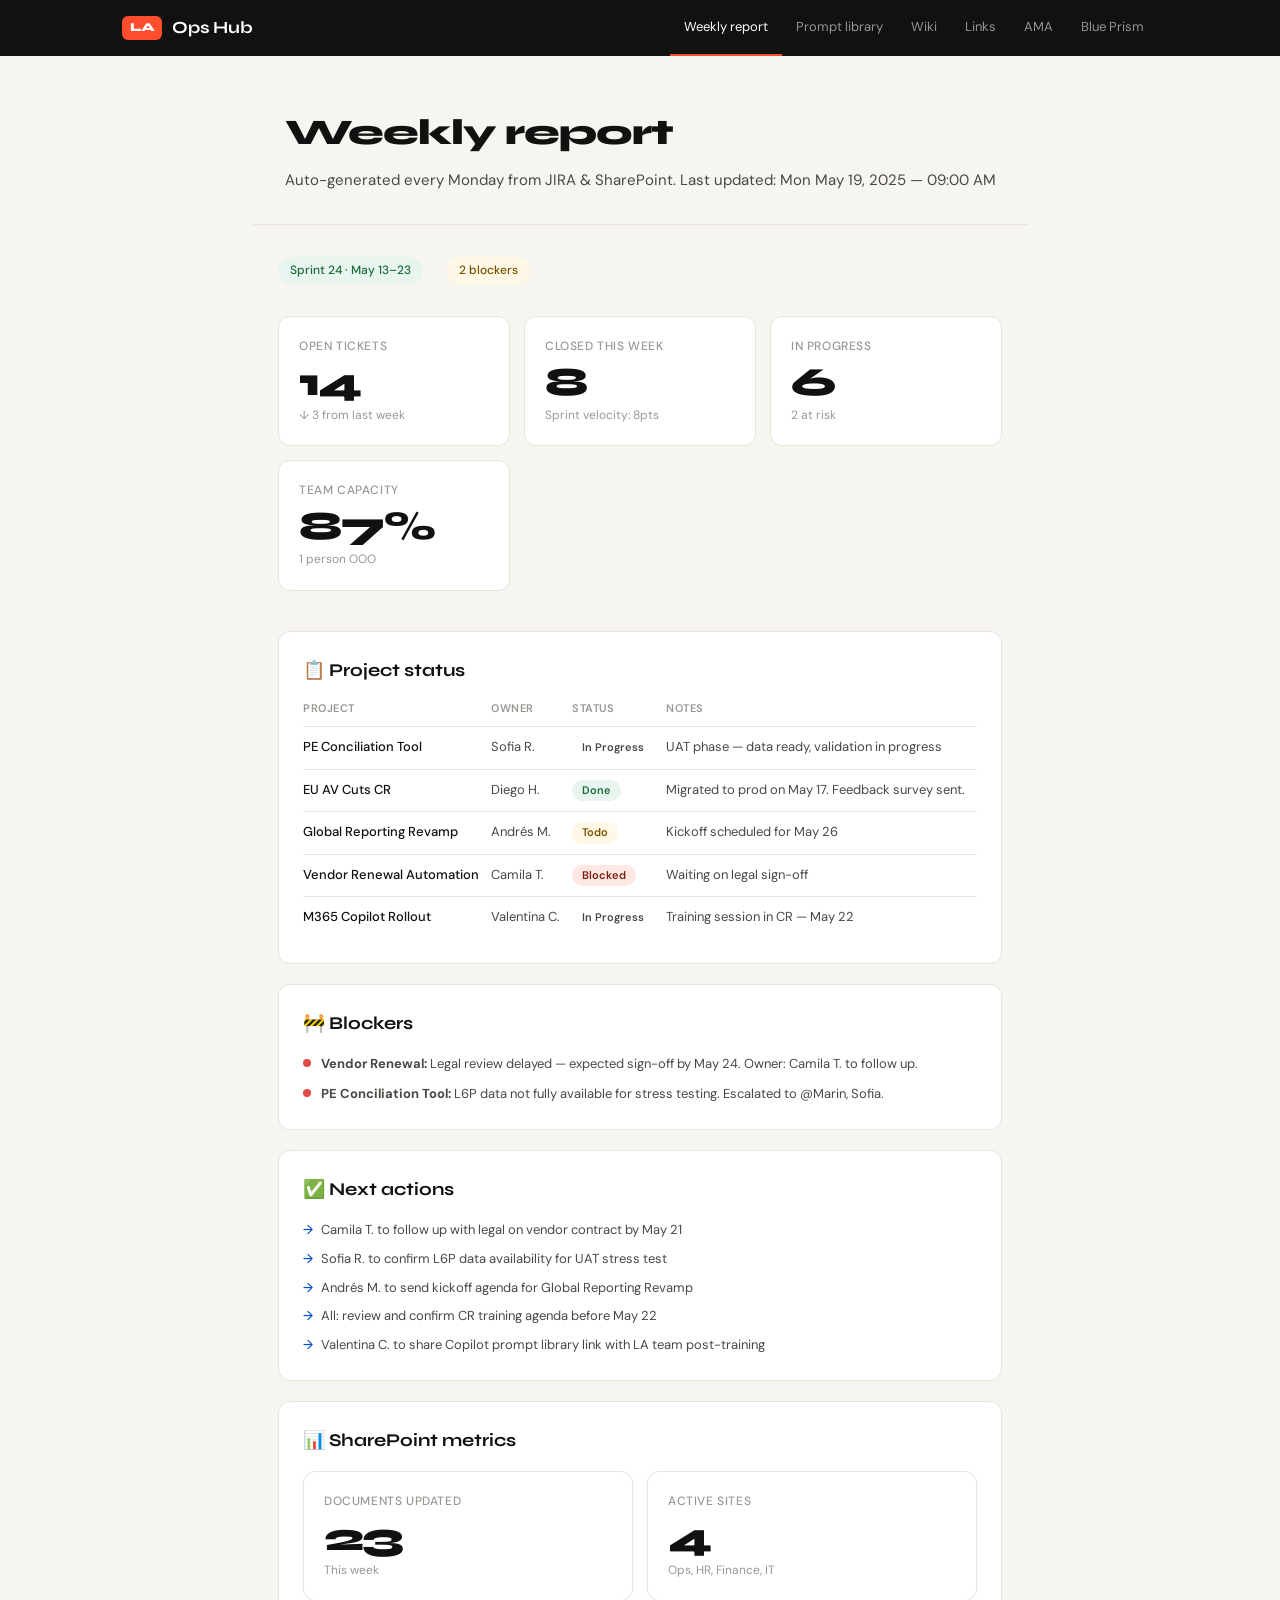
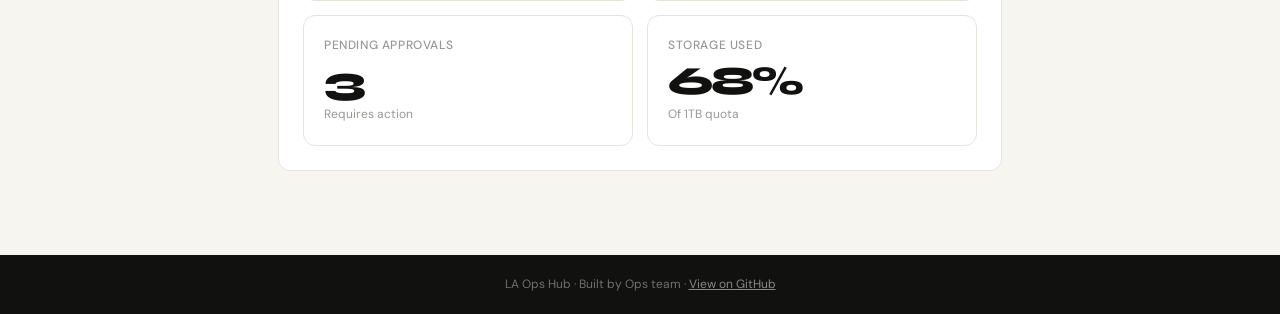
<file: report.html>
<!DOCTYPE html>
<html lang="en">
<head>
<meta charset="UTF-8"/>
<meta name="viewport" content="width=device-width,initial-scale=1"/>
<title>Weekly Report · LA Ops Hub</title>
<link rel="preconnect" href="https://fonts.googleapis.com"/>
<link href="https://fonts.googleapis.com/css2?family=Syne:wght@700;800&family=DM+Sans:wght@300;400;500&display=swap" rel="stylesheet"/>
<style>*, *::before, *::after { box-sizing: border-box; margin: 0; padding: 0; }

:root {
  --ink: #111110;
  --ink2: #4A4844;
  --ink3: #9A9793;
  --bg: #F7F5F0;
  --card: #FFFFFF;
  --line: #E8E4DC;
  --accent: #0052CC;
  --accent-bg: #EEF4FF;
  --accent-dark: #003D99;
  --green: #1B6B3A;
  --green-bg: #E8F5EE;
  --amber: #7A5000;
  --amber-bg: #FFF8E6;
  --serif: 'Syne', sans-serif;
  --sans: 'DM Sans', system-ui, sans-serif;
  --r: 12px;
  --shadow: 0 1px 4px rgba(0,0,0,0.06), 0 4px 16px rgba(0,0,0,0.04);
}

body { font-family: var(--sans); background: var(--bg); color: var(--ink); font-size: 15px; line-height: 1.6; min-height: 100vh; display: flex; flex-direction: column; }

/* NAV */
.topnav { background: var(--ink); position: sticky; top: 0; z-index: 100; }
.nav-inner { max-width: 1100px; margin: 0 auto; padding: 0 2rem; height: 56px; display: flex; align-items: center; gap: 2rem; }
.nav-logo { display: flex; align-items: center; gap: 10px; color: white; text-decoration: none; font-family: var(--serif); font-size: 17px; font-weight: 700; letter-spacing: -0.3px; }
.logo-pill { background: #FF4D2E; color: white; font-size: 12px; font-weight: 800; padding: 2px 8px; border-radius: 6px; }
.nav-links { display: flex; gap: 0; margin-left: auto; }
.nav-links a { color: rgba(255,255,255,0.55); text-decoration: none; font-size: 13px; padding: 0 14px; height: 56px; display: flex; align-items: center; transition: color 0.15s; border-bottom: 2px solid transparent; }
.nav-links a:hover { color: white; }
.nav-links a.active { color: white; border-bottom-color: #FF4D2E; }

/* HERO */
.hero { padding: 5rem 2rem 4rem; text-align: center; }
.hero-inner { max-width: 600px; margin: 0 auto; }
.eyebrow { font-size: 12px; font-weight: 500; color: var(--ink3); text-transform: uppercase; letter-spacing: 0.08em; margin-bottom: 1rem; }
.hero h1 { font-family: var(--serif); font-size: 56px; font-weight: 800; color: var(--ink); letter-spacing: -2px; line-height: 1; margin-bottom: 1rem; }
.hero-sub { font-size: 17px; color: var(--ink2); line-height: 1.65; margin-bottom: 2rem; }
.hero-actions { display: flex; gap: 12px; justify-content: center; flex-wrap: wrap; }

/* BUTTONS */
.btn-primary { background: var(--accent); color: white; text-decoration: none; padding: 11px 24px; border-radius: 8px; font-family: var(--sans); font-size: 14px; font-weight: 500; transition: opacity 0.15s; display: inline-flex; align-items: center; gap: 6px; border: none; cursor: pointer; }
.btn-primary:hover { opacity: 0.88; }
.btn-ghost { background: transparent; color: var(--ink2); text-decoration: none; padding: 11px 24px; border-radius: 8px; font-size: 14px; font-weight: 500; border: 1px solid var(--line); transition: border-color 0.15s; display: inline-flex; align-items: center; gap: 6px; cursor: pointer; font-family: var(--sans); }
.btn-ghost:hover { border-color: var(--ink3); }
.btn-green { background: var(--green); color: white; }

/* CARDS */
.cards-section { padding: 0 2rem 4rem; max-width: 1100px; margin: 0 auto; width: 100%; }
.cards { display: grid; grid-template-columns: repeat(auto-fill, minmax(280px, 1fr)); gap: 16px; }
.hub-card { background: var(--card); border: 1px solid var(--line); border-radius: var(--r); padding: 1.5rem; text-decoration: none; color: inherit; display: flex; flex-direction: column; gap: 8px; transition: box-shadow 0.15s, border-color 0.15s, transform 0.15s; }
.hub-card:hover { box-shadow: var(--shadow); border-color: #C5BFB5; transform: translateY(-2px); }
.card-icon { font-size: 24px; }
.card-title { font-family: var(--serif); font-size: 17px; font-weight: 700; color: var(--ink); }
.card-desc { font-size: 13px; color: var(--ink2); line-height: 1.55; flex: 1; }
.card-tag { font-size: 11px; font-weight: 500; color: var(--accent); background: var(--accent-bg); padding: 2px 8px; border-radius: 20px; align-self: flex-start; }

/* PAGE HEADER */
.page-header { padding: 3rem 2rem 2rem; max-width: 1100px; margin: 0 auto; border-bottom: 1px solid var(--line); margin-bottom: 2rem; }
.page-header h1 { font-family: var(--serif); font-size: 36px; font-weight: 800; letter-spacing: -1px; margin-bottom: 6px; }
.page-header p { color: var(--ink2); font-size: 15px; }
.page-content { max-width: 1100px; margin: 0 auto; padding: 0 2rem 4rem; }

/* REPORT */
.report-meta { display: flex; gap: 1.5rem; flex-wrap: wrap; margin-bottom: 2rem; }
.meta-badge { font-size: 12px; font-weight: 500; padding: 4px 12px; border-radius: 20px; background: var(--green-bg); color: var(--green); }
.meta-badge.amber { background: var(--amber-bg); color: var(--amber); }
.report-grid { display: grid; grid-template-columns: repeat(auto-fill, minmax(220px, 1fr)); gap: 14px; margin-bottom: 2.5rem; }
.stat-card { background: var(--card); border: 1px solid var(--line); border-radius: var(--r); padding: 1.25rem; }
.stat-label { font-size: 12px; color: var(--ink3); font-weight: 500; text-transform: uppercase; letter-spacing: 0.05em; margin-bottom: 6px; }
.stat-num { font-family: var(--serif); font-size: 40px; font-weight: 800; letter-spacing: -2px; color: var(--ink); line-height: 1; }
.stat-note { font-size: 12px; color: var(--ink3); margin-top: 4px; }
.report-section { background: var(--card); border: 1px solid var(--line); border-radius: var(--r); padding: 1.5rem; margin-bottom: 1.25rem; }
.report-section h2 { font-family: var(--serif); font-size: 18px; font-weight: 700; margin-bottom: 1rem; }
.report-table { width: 100%; border-collapse: collapse; font-size: 13px; }
.report-table th { text-align: left; font-size: 11px; font-weight: 600; color: var(--ink3); text-transform: uppercase; letter-spacing: 0.05em; padding: 0 12px 8px 0; border-bottom: 1px solid var(--line); }
.report-table td { padding: 10px 12px 10px 0; border-bottom: 1px solid var(--line); color: var(--ink2); vertical-align: top; }
.report-table tr:last-child td { border-bottom: none; }
.status-pill { font-size: 11px; font-weight: 600; padding: 2px 10px; border-radius: 20px; display: inline-block; }
.status-pill.done { background: var(--green-bg); color: var(--green); }
.status-pill.progress { background: var(--accent-bg); color: var(--accent); }
.status-pill.blocked { background: #FDE8E4; color: #7A1E10; }
.status-pill.todo { background: var(--amber-bg); color: var(--amber); }
.blockers-list { list-style: none; display: flex; flex-direction: column; gap: 10px; }
.blocker-item { display: flex; gap: 10px; align-items: flex-start; }
.blocker-dot { width: 8px; height: 8px; border-radius: 50%; background: #E24B4A; flex-shrink: 0; margin-top: 5px; }
.blocker-text { font-size: 13px; color: var(--ink2); }
.action-list { list-style: none; display: flex; flex-direction: column; gap: 8px; }
.action-item { font-size: 13px; color: var(--ink2); display: flex; gap: 8px; align-items: flex-start; }
.action-item::before { content: '→'; color: var(--accent); flex-shrink: 0; font-weight: 500; }

/* WIKI */
.wiki-grid { display: grid; grid-template-columns: 220px 1fr; gap: 2rem; }
.wiki-nav { background: var(--card); border: 1px solid var(--line); border-radius: var(--r); padding: 1rem; height: fit-content; position: sticky; top: 72px; }
.wiki-nav-title { font-size: 11px; font-weight: 600; color: var(--ink3); text-transform: uppercase; letter-spacing: 0.06em; margin-bottom: 10px; padding: 0 8px; }
.wiki-nav a { display: block; padding: 7px 8px; font-size: 13px; color: var(--ink2); text-decoration: none; border-radius: 6px; transition: background 0.12s; }
.wiki-nav a:hover, .wiki-nav a.active { background: var(--bg); color: var(--ink); }
.wiki-section { background: var(--card); border: 1px solid var(--line); border-radius: var(--r); padding: 1.75rem; margin-bottom: 1.25rem; }
.wiki-section h2 { font-family: var(--serif); font-size: 20px; font-weight: 700; margin-bottom: 1rem; padding-bottom: 10px; border-bottom: 1px solid var(--line); }
.wiki-section h3 { font-size: 14px; font-weight: 500; color: var(--ink); margin: 1.25rem 0 6px; }
.wiki-section p { font-size: 13px; color: var(--ink2); line-height: 1.7; margin-bottom: 10px; }
.wiki-section ul { list-style: none; display: flex; flex-direction: column; gap: 6px; margin-bottom: 10px; }
.wiki-section ul li { font-size: 13px; color: var(--ink2); display: flex; gap: 8px; }
.wiki-section ul li::before { content: '•'; color: var(--ink3); flex-shrink: 0; }
.sop-steps { counter-reset: steps; list-style: none; display: flex; flex-direction: column; gap: 10px; }
.sop-step { counter-increment: steps; display: flex; gap: 12px; align-items: flex-start; font-size: 13px; color: var(--ink2); }
.sop-step::before { content: counter(steps); background: var(--accent); color: white; font-size: 11px; font-weight: 700; width: 20px; height: 20px; border-radius: 50%; display: flex; align-items: center; justify-content: center; flex-shrink: 0; margin-top: 1px; }

/* LINKS */
.links-grid { display: grid; grid-template-columns: repeat(auto-fill, minmax(260px, 1fr)); gap: 14px; margin-bottom: 2rem; }
.link-group-title { font-family: var(--serif); font-size: 15px; font-weight: 700; margin-bottom: 1rem; color: var(--ink3); text-transform: uppercase; letter-spacing: 0.04em; font-size: 12px; grid-column: 1 / -1; margin-top: 1rem; }
.link-card { background: var(--card); border: 1px solid var(--line); border-radius: var(--r); padding: 1.25rem; text-decoration: none; color: inherit; display: flex; flex-direction: column; gap: 6px; transition: box-shadow 0.15s, transform 0.12s; }
.link-card:hover { box-shadow: var(--shadow); transform: translateY(-2px); }
.link-card-icon { font-size: 22px; }
.link-card-title { font-size: 14px; font-weight: 500; color: var(--ink); }
.link-card-desc { font-size: 12px; color: var(--ink3); }
.link-card-url { font-size: 11px; color: var(--accent); margin-top: 4px; }

/* AMA */
.ama-form { background: var(--card); border: 1px solid var(--line); border-radius: var(--r); padding: 1.5rem; margin-bottom: 2rem; }
.ama-form h2 { font-family: var(--serif); font-size: 18px; font-weight: 700; margin-bottom: 1rem; }
.form-row { margin-bottom: 12px; }
.form-row label { display: block; font-size: 12px; font-weight: 500; color: var(--ink2); margin-bottom: 5px; text-transform: uppercase; letter-spacing: 0.05em; }
.form-row input, .form-row textarea, .form-row select { width: 100%; padding: 10px 14px; border: 1px solid var(--line); border-radius: 8px; font-family: var(--sans); font-size: 14px; color: var(--ink); background: var(--bg); outline: none; transition: border-color 0.15s; }
.form-row input:focus, .form-row textarea:focus { border-color: var(--accent); }
.form-row textarea { min-height: 80px; resize: vertical; }
.qa-list { display: flex; flex-direction: column; gap: 14px; }
.qa-card { background: var(--card); border: 1px solid var(--line); border-radius: var(--r); padding: 1.5rem; }
.qa-q { font-size: 15px; font-weight: 500; color: var(--ink); margin-bottom: 10px; display: flex; gap: 10px; }
.qa-q::before { content: 'Q'; background: var(--amber-bg); color: var(--amber); font-size: 11px; font-weight: 700; width: 20px; height: 20px; border-radius: 50%; display: flex; align-items: center; justify-content: center; flex-shrink: 0; margin-top: 2px; }
.qa-a { font-size: 13px; color: var(--ink2); line-height: 1.7; display: flex; gap: 10px; }
.qa-a::before { content: 'A'; background: var(--green-bg); color: var(--green); font-size: 11px; font-weight: 700; width: 20px; height: 20px; border-radius: 50%; display: flex; align-items: center; justify-content: center; flex-shrink: 0; margin-top: 2px; }
.qa-meta { font-size: 11px; color: var(--ink3); margin-top: 10px; }

/* POWERED BY + FOOTER */
.powered-by { text-align: center; padding: 2rem; color: var(--ink3); font-size: 13px; border-top: 1px solid var(--line); max-width: 1100px; margin: 0 auto; width: 100%; }
.powered-by strong { color: var(--ink2); }
.footer { background: var(--ink); color: rgba(255,255,255,0.4); text-align: center; padding: 1.25rem; font-size: 12px; margin-top: auto; }
.footer a { color: rgba(255,255,255,0.5); }

/* PROMPTS (reuse from library) */
.prompt-filters { display: flex; gap: 8px; flex-wrap: wrap; margin-bottom: 1.5rem; align-items: center; }
.search-wrap { position: relative; flex: 1; min-width: 200px; max-width: 300px; }
.search-wrap svg { position: absolute; left: 10px; top: 50%; transform: translateY(-50%); width: 15px; height: 15px; stroke: var(--ink3); fill: none; stroke-width: 2; pointer-events: none; }
.search-wrap input { width: 100%; padding: 8px 12px 8px 32px; border: 1px solid var(--line); border-radius: 20px; font-family: var(--sans); font-size: 13px; color: var(--ink); background: var(--card); outline: none; }
.search-wrap input:focus { border-color: var(--accent); }
.chip { font-size: 12px; font-weight: 500; padding: 5px 14px; border-radius: 20px; border: 1px solid var(--line); background: var(--card); color: var(--ink2); cursor: pointer; transition: all 0.12s; }
.chip:hover { border-color: var(--accent); color: var(--accent); }
.chip.active { background: var(--accent); color: white; border-color: var(--accent); }
.prompt-grid { display: grid; grid-template-columns: repeat(auto-fill, minmax(300px, 1fr)); gap: 14px; }
.prompt-card { background: var(--card); border: 1px solid var(--line); border-radius: var(--r); padding: 1.25rem; display: flex; flex-direction: column; gap: 10px; }
.prompt-app { font-size: 11px; font-weight: 600; padding: 3px 10px; border-radius: 20px; letter-spacing: 0.03em; text-transform: uppercase; display: inline-block; }
.app-outlook { background: var(--accent-bg); color: var(--accent); }
.app-teams { background: #F0EEFF; color: #2D1B8A; }
.app-excel { background: var(--green-bg); color: var(--green); }
.app-word { background: var(--accent-bg); color: #003580; }
.app-powerpoint { background: #FDE8E4; color: #7A1E10; }
.app-copilot { background: #E0F4F1; color: #0D4A42; }
.prompt-title { font-size: 14px; font-weight: 500; color: var(--ink); }
.prompt-box { background: var(--bg); border: 1px solid var(--line); border-radius: 6px; padding: 10px 12px; font-size: 12px; color: var(--ink2); line-height: 1.65; font-family: 'Courier New', monospace; }
.prompt-box .hl { color: var(--accent); font-weight: 600; }
.prompt-footer { display: flex; align-items: center; gap: 6px; flex-wrap: wrap; }
.ptag { font-size: 11px; padding: 2px 8px; border-radius: 20px; background: var(--bg); color: var(--ink3); border: 1px solid var(--line); }
.copy-btn { margin-top: 4px; width: 100%; padding: 7px; border: 1px solid var(--line); background: none; font-family: var(--sans); font-size: 12px; font-weight: 500; color: var(--ink2); border-radius: 6px; cursor: pointer; transition: all 0.12s; display: flex; align-items: center; justify-content: center; gap: 5px; }
.copy-btn:hover { background: var(--accent); color: white; border-color: var(--accent); }
.copy-btn.copied { background: var(--green-bg); color: var(--green); border-color: #A5D6A7; }

/* EMAIL GENERATOR */
.email-cards { display: grid; grid-template-columns: repeat(auto-fill, minmax(280px, 1fr)); gap: 16px; margin-bottom: 2rem; }
.email-card { background: var(--card); border: 1px solid var(--line); border-radius: var(--r); padding: 1.5rem; }
.email-card h2 { font-family: var(--serif); font-size: 17px; font-weight: 700; margin-bottom: 6px; }
.email-card p { font-size: 13px; color: var(--ink2); margin-bottom: 1.25rem; }
.eform { display: grid; gap: 10px; }
.eform-2col { display: grid; grid-template-columns: 1fr 1fr; gap: 10px; }
.eform label { font-size: 11px; font-weight: 600; color: var(--ink2); display: block; margin-bottom: 4px; text-transform: uppercase; letter-spacing: 0.05em; }
.eform input, .eform select { width: 100%; padding: 8px 12px; border: 1px solid var(--line); border-radius: 8px; font-family: var(--sans); font-size: 13px; color: var(--ink); background: var(--bg); outline: none; }
.eform input:focus { border-color: var(--accent); }
.eform-section { border-top: 1px solid var(--line); padding-top: 10px; font-size: 11px; font-weight: 600; color: var(--ink3); text-transform: uppercase; letter-spacing: 0.06em; }

@media (max-width: 700px) {
  .hero h1 { font-size: 36px; }
  .nav-links { display: none; }
  .wiki-grid { grid-template-columns: 1fr; }
  .eform-2col { grid-template-columns: 1fr; }
}
</style>
</head>
<body>
<nav class="topnav">
  <div class="nav-inner">
    <a class="nav-logo" href="index.html"><span class="logo-pill">LA</span> Ops Hub</a>
    <div class="nav-links">
      <a href="report.html" class="active">Weekly report</a>
      <a href="prompts.html">Prompt library</a>
      <a href="wiki.html">Wiki</a>
      <a href="links.html">Links</a>
      <a href="ama.html">AMA</a>
      <a href="blueprism.html">Blue Prism</a>
    </div>
  </div>
</nav>

<div class="page-header">
  <h1>Weekly report</h1>
  <p>Auto-generated every Monday from JIRA & SharePoint. Last updated: <span id="report-date">loading…</span></p>
</div>

<div class="page-content">
  <div class="report-meta">
    <span class="meta-badge" id="badge-sprint">Sprint loading…</span>
    <span class="meta-badge amber" id="badge-blockers">Blockers loading…</span>
  </div>

  <div class="report-grid" id="stats-grid"></div>

  <div class="report-section">
    <h2>📋 Project status</h2>
    <table class="report-table">
      <thead>
        <tr>
          <th>Project</th>
          <th>Owner</th>
          <th>Status</th>
          <th>Notes</th>
        </tr>
      </thead>
      <tbody id="projects-table"></tbody>
    </table>
  </div>

  <div class="report-section">
    <h2>🚧 Blockers</h2>
    <ul class="blockers-list" id="blockers-list"></ul>
  </div>

  <div class="report-section">
    <h2>✅ Next actions</h2>
    <ul class="action-list" id="actions-list"></ul>
  </div>

  <div class="report-section">
    <h2>📊 SharePoint metrics</h2>
    <div class="report-grid" id="sharepoint-grid" style="margin-bottom:0"></div>
  </div>
</div>

<footer class="footer">
  <p>LA Ops Hub · Built by Ops team · <a href="https://github.com" target="_blank">View on GitHub</a></p>
</footer>

<script>
fetch('data/report.json')
  .then(r => r.json())
  .then(d => {
    document.getElementById('report-date').textContent = d.generated;
    document.getElementById('badge-sprint').textContent = d.sprint;
    document.getElementById('badge-blockers').textContent = d.blockers.length + ' blocker' + (d.blockers.length !== 1 ? 's' : '');

    document.getElementById('stats-grid').innerHTML = d.stats.map(s => `
      <div class="stat-card">
        <div class="stat-label">${s.label}</div>
        <div class="stat-num">${s.value}</div>
        ${s.note ? `<div class="stat-note">${s.note}</div>` : ''}
      </div>`).join('');

    document.getElementById('projects-table').innerHTML = d.projects.map(p => `
      <tr>
        <td style="font-weight:500;color:var(--ink)">${p.name}</td>
        <td>${p.owner}</td>
        <td><span class="status-pill ${p.status.toLowerCase().replace(' ','-')}">${p.status}</span></td>
        <td>${p.notes}</td>
      </tr>`).join('');

    document.getElementById('blockers-list').innerHTML = d.blockers.map(b => `
      <li class="blocker-item"><div class="blocker-dot"></div><div class="blocker-text"><strong>${b.project}:</strong> ${b.description}</div></li>`).join('');

    document.getElementById('actions-list').innerHTML = d.actions.map(a => `
      <li class="action-item">${a}</li>`).join('');

    document.getElementById('sharepoint-grid').innerHTML = d.sharepoint.map(s => `
      <div class="stat-card">
        <div class="stat-label">${s.label}</div>
        <div class="stat-num">${s.value}</div>
        ${s.note ? `<div class="stat-note">${s.note}</div>` : ''}
      </div>`).join('');
  })
  .catch(() => {
    document.getElementById('report-date').textContent = 'Not yet generated';
    document.getElementById('stats-grid').innerHTML = '<p style="color:var(--ink3);font-size:13px">Run the GitHub Action to generate the first report.</p>';
  });
</script>
</body>
</html>
</file>
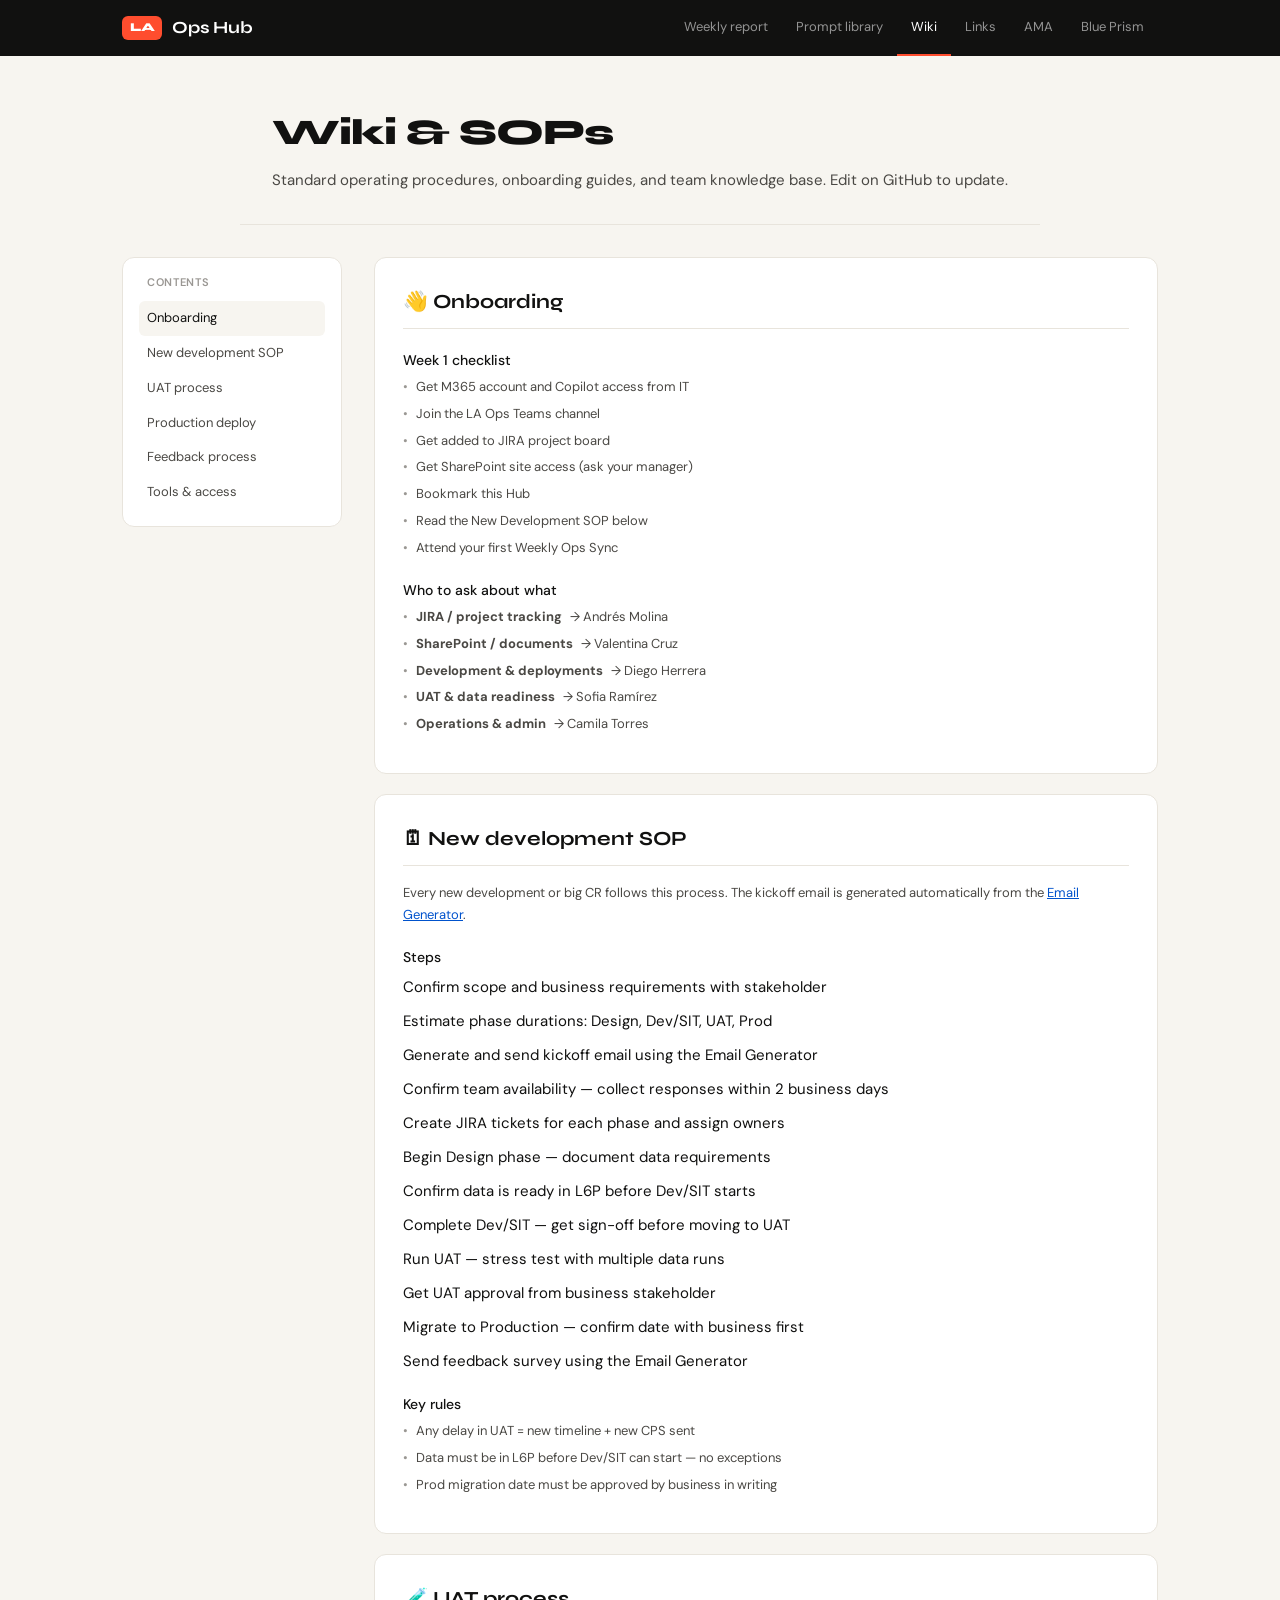
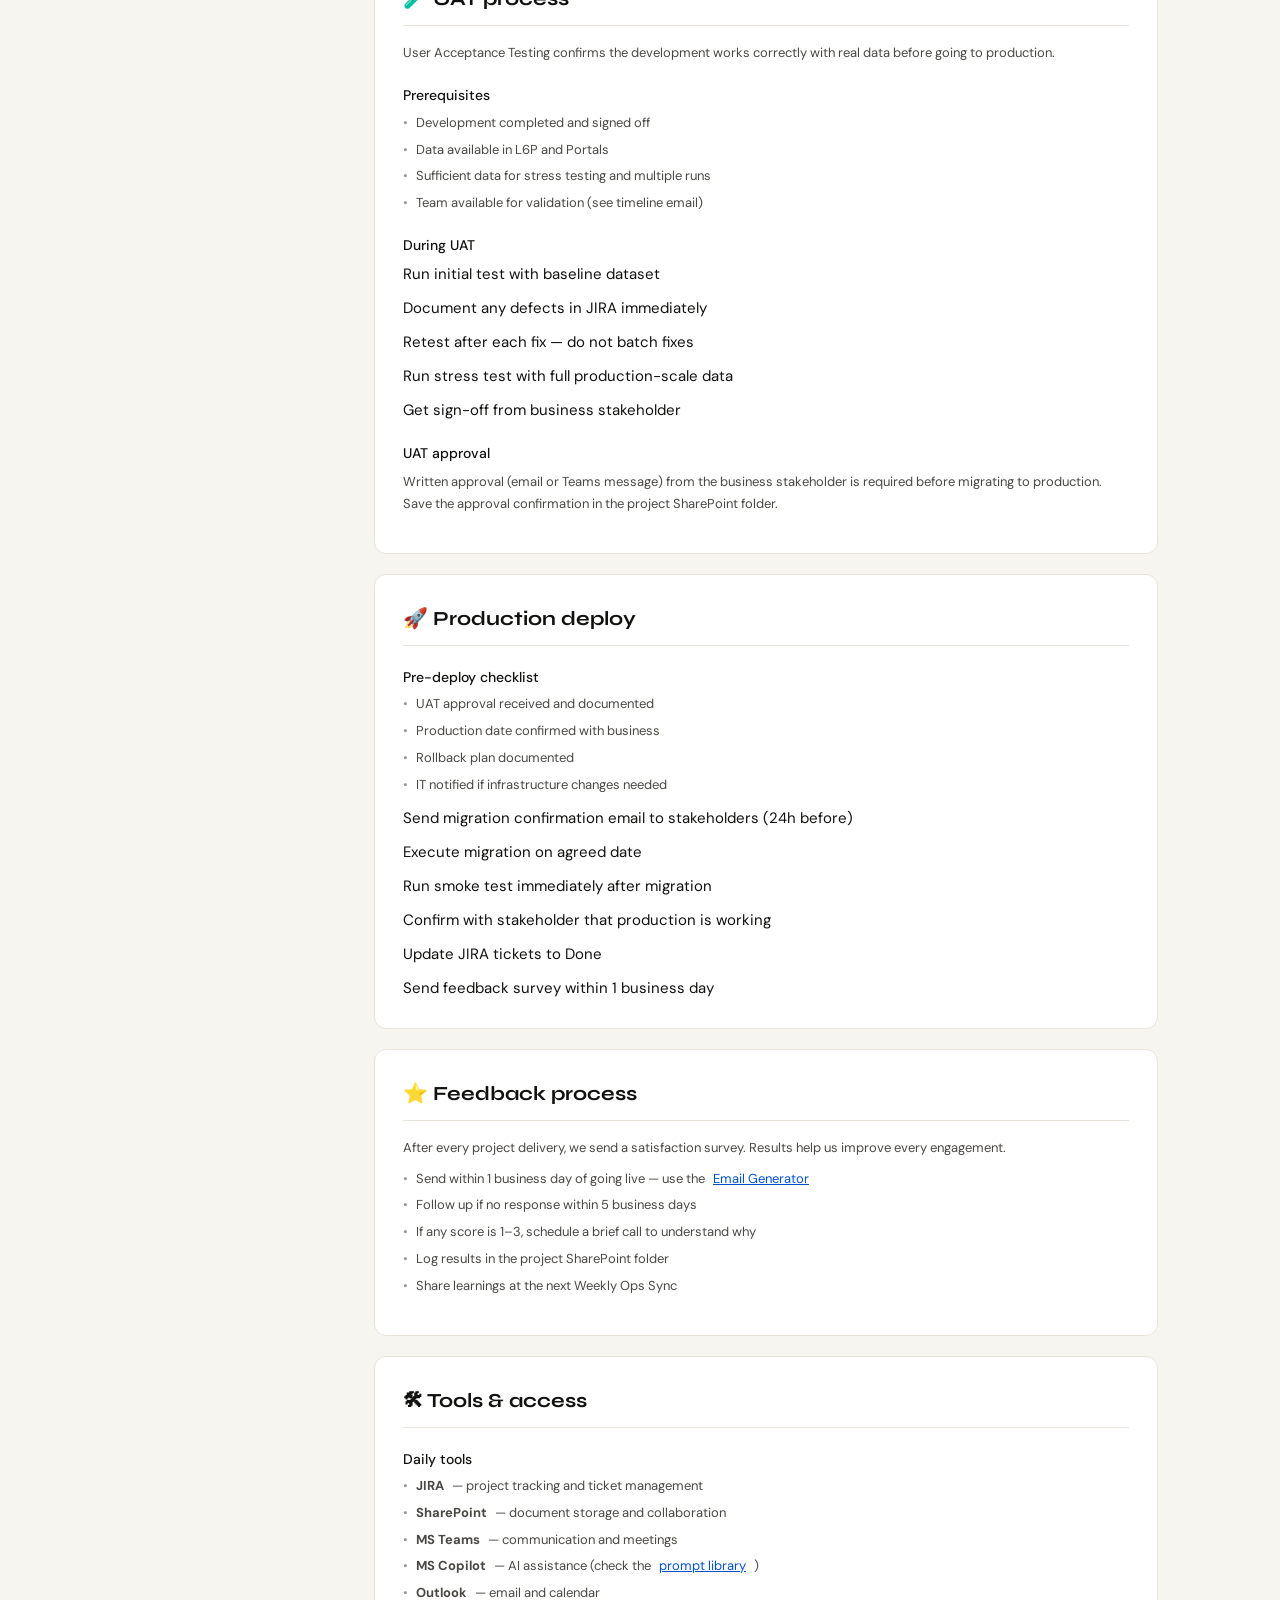
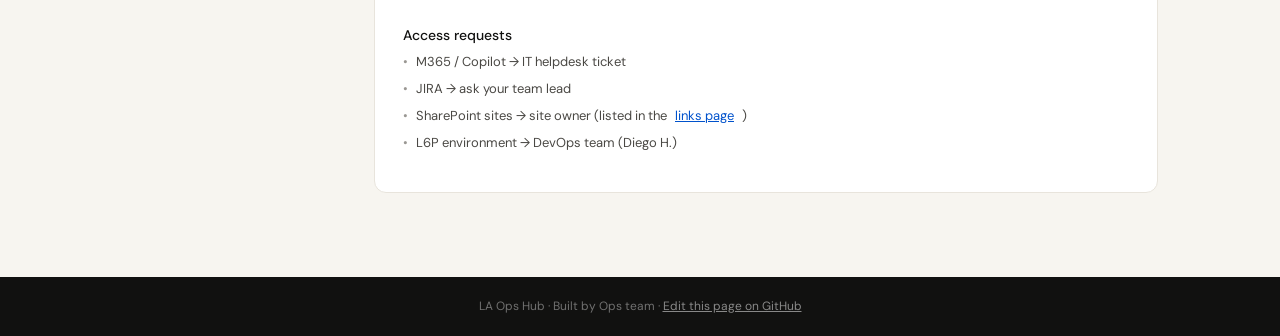
<file: wiki.html>
<!DOCTYPE html>
<html lang="en">
<head>
<meta charset="UTF-8"/>
<meta name="viewport" content="width=device-width,initial-scale=1"/>
<title>Wiki & SOPs · LA Ops Hub</title>
<link rel="preconnect" href="https://fonts.googleapis.com"/>
<link href="https://fonts.googleapis.com/css2?family=Syne:wght@700;800&family=DM+Sans:wght@300;400;500&display=swap" rel="stylesheet"/>
<style>*, *::before, *::after { box-sizing: border-box; margin: 0; padding: 0; }

:root {
  --ink: #111110;
  --ink2: #4A4844;
  --ink3: #9A9793;
  --bg: #F7F5F0;
  --card: #FFFFFF;
  --line: #E8E4DC;
  --accent: #0052CC;
  --accent-bg: #EEF4FF;
  --accent-dark: #003D99;
  --green: #1B6B3A;
  --green-bg: #E8F5EE;
  --amber: #7A5000;
  --amber-bg: #FFF8E6;
  --serif: 'Syne', sans-serif;
  --sans: 'DM Sans', system-ui, sans-serif;
  --r: 12px;
  --shadow: 0 1px 4px rgba(0,0,0,0.06), 0 4px 16px rgba(0,0,0,0.04);
}

body { font-family: var(--sans); background: var(--bg); color: var(--ink); font-size: 15px; line-height: 1.6; min-height: 100vh; display: flex; flex-direction: column; }

/* NAV */
.topnav { background: var(--ink); position: sticky; top: 0; z-index: 100; }
.nav-inner { max-width: 1100px; margin: 0 auto; padding: 0 2rem; height: 56px; display: flex; align-items: center; gap: 2rem; }
.nav-logo { display: flex; align-items: center; gap: 10px; color: white; text-decoration: none; font-family: var(--serif); font-size: 17px; font-weight: 700; letter-spacing: -0.3px; }
.logo-pill { background: #FF4D2E; color: white; font-size: 12px; font-weight: 800; padding: 2px 8px; border-radius: 6px; }
.nav-links { display: flex; gap: 0; margin-left: auto; }
.nav-links a { color: rgba(255,255,255,0.55); text-decoration: none; font-size: 13px; padding: 0 14px; height: 56px; display: flex; align-items: center; transition: color 0.15s; border-bottom: 2px solid transparent; }
.nav-links a:hover { color: white; }
.nav-links a.active { color: white; border-bottom-color: #FF4D2E; }

/* HERO */
.hero { padding: 5rem 2rem 4rem; text-align: center; }
.hero-inner { max-width: 600px; margin: 0 auto; }
.eyebrow { font-size: 12px; font-weight: 500; color: var(--ink3); text-transform: uppercase; letter-spacing: 0.08em; margin-bottom: 1rem; }
.hero h1 { font-family: var(--serif); font-size: 56px; font-weight: 800; color: var(--ink); letter-spacing: -2px; line-height: 1; margin-bottom: 1rem; }
.hero-sub { font-size: 17px; color: var(--ink2); line-height: 1.65; margin-bottom: 2rem; }
.hero-actions { display: flex; gap: 12px; justify-content: center; flex-wrap: wrap; }

/* BUTTONS */
.btn-primary { background: var(--accent); color: white; text-decoration: none; padding: 11px 24px; border-radius: 8px; font-family: var(--sans); font-size: 14px; font-weight: 500; transition: opacity 0.15s; display: inline-flex; align-items: center; gap: 6px; border: none; cursor: pointer; }
.btn-primary:hover { opacity: 0.88; }
.btn-ghost { background: transparent; color: var(--ink2); text-decoration: none; padding: 11px 24px; border-radius: 8px; font-size: 14px; font-weight: 500; border: 1px solid var(--line); transition: border-color 0.15s; display: inline-flex; align-items: center; gap: 6px; cursor: pointer; font-family: var(--sans); }
.btn-ghost:hover { border-color: var(--ink3); }
.btn-green { background: var(--green); color: white; }

/* CARDS */
.cards-section { padding: 0 2rem 4rem; max-width: 1100px; margin: 0 auto; width: 100%; }
.cards { display: grid; grid-template-columns: repeat(auto-fill, minmax(280px, 1fr)); gap: 16px; }
.hub-card { background: var(--card); border: 1px solid var(--line); border-radius: var(--r); padding: 1.5rem; text-decoration: none; color: inherit; display: flex; flex-direction: column; gap: 8px; transition: box-shadow 0.15s, border-color 0.15s, transform 0.15s; }
.hub-card:hover { box-shadow: var(--shadow); border-color: #C5BFB5; transform: translateY(-2px); }
.card-icon { font-size: 24px; }
.card-title { font-family: var(--serif); font-size: 17px; font-weight: 700; color: var(--ink); }
.card-desc { font-size: 13px; color: var(--ink2); line-height: 1.55; flex: 1; }
.card-tag { font-size: 11px; font-weight: 500; color: var(--accent); background: var(--accent-bg); padding: 2px 8px; border-radius: 20px; align-self: flex-start; }

/* PAGE HEADER */
.page-header { padding: 3rem 2rem 2rem; max-width: 1100px; margin: 0 auto; border-bottom: 1px solid var(--line); margin-bottom: 2rem; }
.page-header h1 { font-family: var(--serif); font-size: 36px; font-weight: 800; letter-spacing: -1px; margin-bottom: 6px; }
.page-header p { color: var(--ink2); font-size: 15px; }
.page-content { max-width: 1100px; margin: 0 auto; padding: 0 2rem 4rem; }

/* REPORT */
.report-meta { display: flex; gap: 1.5rem; flex-wrap: wrap; margin-bottom: 2rem; }
.meta-badge { font-size: 12px; font-weight: 500; padding: 4px 12px; border-radius: 20px; background: var(--green-bg); color: var(--green); }
.meta-badge.amber { background: var(--amber-bg); color: var(--amber); }
.report-grid { display: grid; grid-template-columns: repeat(auto-fill, minmax(220px, 1fr)); gap: 14px; margin-bottom: 2.5rem; }
.stat-card { background: var(--card); border: 1px solid var(--line); border-radius: var(--r); padding: 1.25rem; }
.stat-label { font-size: 12px; color: var(--ink3); font-weight: 500; text-transform: uppercase; letter-spacing: 0.05em; margin-bottom: 6px; }
.stat-num { font-family: var(--serif); font-size: 40px; font-weight: 800; letter-spacing: -2px; color: var(--ink); line-height: 1; }
.stat-note { font-size: 12px; color: var(--ink3); margin-top: 4px; }
.report-section { background: var(--card); border: 1px solid var(--line); border-radius: var(--r); padding: 1.5rem; margin-bottom: 1.25rem; }
.report-section h2 { font-family: var(--serif); font-size: 18px; font-weight: 700; margin-bottom: 1rem; }
.report-table { width: 100%; border-collapse: collapse; font-size: 13px; }
.report-table th { text-align: left; font-size: 11px; font-weight: 600; color: var(--ink3); text-transform: uppercase; letter-spacing: 0.05em; padding: 0 12px 8px 0; border-bottom: 1px solid var(--line); }
.report-table td { padding: 10px 12px 10px 0; border-bottom: 1px solid var(--line); color: var(--ink2); vertical-align: top; }
.report-table tr:last-child td { border-bottom: none; }
.status-pill { font-size: 11px; font-weight: 600; padding: 2px 10px; border-radius: 20px; display: inline-block; }
.status-pill.done { background: var(--green-bg); color: var(--green); }
.status-pill.progress { background: var(--accent-bg); color: var(--accent); }
.status-pill.blocked { background: #FDE8E4; color: #7A1E10; }
.status-pill.todo { background: var(--amber-bg); color: var(--amber); }
.blockers-list { list-style: none; display: flex; flex-direction: column; gap: 10px; }
.blocker-item { display: flex; gap: 10px; align-items: flex-start; }
.blocker-dot { width: 8px; height: 8px; border-radius: 50%; background: #E24B4A; flex-shrink: 0; margin-top: 5px; }
.blocker-text { font-size: 13px; color: var(--ink2); }
.action-list { list-style: none; display: flex; flex-direction: column; gap: 8px; }
.action-item { font-size: 13px; color: var(--ink2); display: flex; gap: 8px; align-items: flex-start; }
.action-item::before { content: '→'; color: var(--accent); flex-shrink: 0; font-weight: 500; }

/* WIKI */
.wiki-grid { display: grid; grid-template-columns: 220px 1fr; gap: 2rem; }
.wiki-nav { background: var(--card); border: 1px solid var(--line); border-radius: var(--r); padding: 1rem; height: fit-content; position: sticky; top: 72px; }
.wiki-nav-title { font-size: 11px; font-weight: 600; color: var(--ink3); text-transform: uppercase; letter-spacing: 0.06em; margin-bottom: 10px; padding: 0 8px; }
.wiki-nav a { display: block; padding: 7px 8px; font-size: 13px; color: var(--ink2); text-decoration: none; border-radius: 6px; transition: background 0.12s; }
.wiki-nav a:hover, .wiki-nav a.active { background: var(--bg); color: var(--ink); }
.wiki-section { background: var(--card); border: 1px solid var(--line); border-radius: var(--r); padding: 1.75rem; margin-bottom: 1.25rem; }
.wiki-section h2 { font-family: var(--serif); font-size: 20px; font-weight: 700; margin-bottom: 1rem; padding-bottom: 10px; border-bottom: 1px solid var(--line); }
.wiki-section h3 { font-size: 14px; font-weight: 500; color: var(--ink); margin: 1.25rem 0 6px; }
.wiki-section p { font-size: 13px; color: var(--ink2); line-height: 1.7; margin-bottom: 10px; }
.wiki-section ul { list-style: none; display: flex; flex-direction: column; gap: 6px; margin-bottom: 10px; }
.wiki-section ul li { font-size: 13px; color: var(--ink2); display: flex; gap: 8px; }
.wiki-section ul li::before { content: '•'; color: var(--ink3); flex-shrink: 0; }
.sop-steps { counter-reset: steps; list-style: none; display: flex; flex-direction: column; gap: 10px; }
.sop-step { counter-increment: steps; display: flex; gap: 12px; align-items: flex-start; font-size: 13px; color: var(--ink2); }
.sop-step::before { content: counter(steps); background: var(--accent); color: white; font-size: 11px; font-weight: 700; width: 20px; height: 20px; border-radius: 50%; display: flex; align-items: center; justify-content: center; flex-shrink: 0; margin-top: 1px; }

/* LINKS */
.links-grid { display: grid; grid-template-columns: repeat(auto-fill, minmax(260px, 1fr)); gap: 14px; margin-bottom: 2rem; }
.link-group-title { font-family: var(--serif); font-size: 15px; font-weight: 700; margin-bottom: 1rem; color: var(--ink3); text-transform: uppercase; letter-spacing: 0.04em; font-size: 12px; grid-column: 1 / -1; margin-top: 1rem; }
.link-card { background: var(--card); border: 1px solid var(--line); border-radius: var(--r); padding: 1.25rem; text-decoration: none; color: inherit; display: flex; flex-direction: column; gap: 6px; transition: box-shadow 0.15s, transform 0.12s; }
.link-card:hover { box-shadow: var(--shadow); transform: translateY(-2px); }
.link-card-icon { font-size: 22px; }
.link-card-title { font-size: 14px; font-weight: 500; color: var(--ink); }
.link-card-desc { font-size: 12px; color: var(--ink3); }
.link-card-url { font-size: 11px; color: var(--accent); margin-top: 4px; }

/* AMA */
.ama-form { background: var(--card); border: 1px solid var(--line); border-radius: var(--r); padding: 1.5rem; margin-bottom: 2rem; }
.ama-form h2 { font-family: var(--serif); font-size: 18px; font-weight: 700; margin-bottom: 1rem; }
.form-row { margin-bottom: 12px; }
.form-row label { display: block; font-size: 12px; font-weight: 500; color: var(--ink2); margin-bottom: 5px; text-transform: uppercase; letter-spacing: 0.05em; }
.form-row input, .form-row textarea, .form-row select { width: 100%; padding: 10px 14px; border: 1px solid var(--line); border-radius: 8px; font-family: var(--sans); font-size: 14px; color: var(--ink); background: var(--bg); outline: none; transition: border-color 0.15s; }
.form-row input:focus, .form-row textarea:focus { border-color: var(--accent); }
.form-row textarea { min-height: 80px; resize: vertical; }
.qa-list { display: flex; flex-direction: column; gap: 14px; }
.qa-card { background: var(--card); border: 1px solid var(--line); border-radius: var(--r); padding: 1.5rem; }
.qa-q { font-size: 15px; font-weight: 500; color: var(--ink); margin-bottom: 10px; display: flex; gap: 10px; }
.qa-q::before { content: 'Q'; background: var(--amber-bg); color: var(--amber); font-size: 11px; font-weight: 700; width: 20px; height: 20px; border-radius: 50%; display: flex; align-items: center; justify-content: center; flex-shrink: 0; margin-top: 2px; }
.qa-a { font-size: 13px; color: var(--ink2); line-height: 1.7; display: flex; gap: 10px; }
.qa-a::before { content: 'A'; background: var(--green-bg); color: var(--green); font-size: 11px; font-weight: 700; width: 20px; height: 20px; border-radius: 50%; display: flex; align-items: center; justify-content: center; flex-shrink: 0; margin-top: 2px; }
.qa-meta { font-size: 11px; color: var(--ink3); margin-top: 10px; }

/* POWERED BY + FOOTER */
.powered-by { text-align: center; padding: 2rem; color: var(--ink3); font-size: 13px; border-top: 1px solid var(--line); max-width: 1100px; margin: 0 auto; width: 100%; }
.powered-by strong { color: var(--ink2); }
.footer { background: var(--ink); color: rgba(255,255,255,0.4); text-align: center; padding: 1.25rem; font-size: 12px; margin-top: auto; }
.footer a { color: rgba(255,255,255,0.5); }

/* PROMPTS (reuse from library) */
.prompt-filters { display: flex; gap: 8px; flex-wrap: wrap; margin-bottom: 1.5rem; align-items: center; }
.search-wrap { position: relative; flex: 1; min-width: 200px; max-width: 300px; }
.search-wrap svg { position: absolute; left: 10px; top: 50%; transform: translateY(-50%); width: 15px; height: 15px; stroke: var(--ink3); fill: none; stroke-width: 2; pointer-events: none; }
.search-wrap input { width: 100%; padding: 8px 12px 8px 32px; border: 1px solid var(--line); border-radius: 20px; font-family: var(--sans); font-size: 13px; color: var(--ink); background: var(--card); outline: none; }
.search-wrap input:focus { border-color: var(--accent); }
.chip { font-size: 12px; font-weight: 500; padding: 5px 14px; border-radius: 20px; border: 1px solid var(--line); background: var(--card); color: var(--ink2); cursor: pointer; transition: all 0.12s; }
.chip:hover { border-color: var(--accent); color: var(--accent); }
.chip.active { background: var(--accent); color: white; border-color: var(--accent); }
.prompt-grid { display: grid; grid-template-columns: repeat(auto-fill, minmax(300px, 1fr)); gap: 14px; }
.prompt-card { background: var(--card); border: 1px solid var(--line); border-radius: var(--r); padding: 1.25rem; display: flex; flex-direction: column; gap: 10px; }
.prompt-app { font-size: 11px; font-weight: 600; padding: 3px 10px; border-radius: 20px; letter-spacing: 0.03em; text-transform: uppercase; display: inline-block; }
.app-outlook { background: var(--accent-bg); color: var(--accent); }
.app-teams { background: #F0EEFF; color: #2D1B8A; }
.app-excel { background: var(--green-bg); color: var(--green); }
.app-word { background: var(--accent-bg); color: #003580; }
.app-powerpoint { background: #FDE8E4; color: #7A1E10; }
.app-copilot { background: #E0F4F1; color: #0D4A42; }
.prompt-title { font-size: 14px; font-weight: 500; color: var(--ink); }
.prompt-box { background: var(--bg); border: 1px solid var(--line); border-radius: 6px; padding: 10px 12px; font-size: 12px; color: var(--ink2); line-height: 1.65; font-family: 'Courier New', monospace; }
.prompt-box .hl { color: var(--accent); font-weight: 600; }
.prompt-footer { display: flex; align-items: center; gap: 6px; flex-wrap: wrap; }
.ptag { font-size: 11px; padding: 2px 8px; border-radius: 20px; background: var(--bg); color: var(--ink3); border: 1px solid var(--line); }
.copy-btn { margin-top: 4px; width: 100%; padding: 7px; border: 1px solid var(--line); background: none; font-family: var(--sans); font-size: 12px; font-weight: 500; color: var(--ink2); border-radius: 6px; cursor: pointer; transition: all 0.12s; display: flex; align-items: center; justify-content: center; gap: 5px; }
.copy-btn:hover { background: var(--accent); color: white; border-color: var(--accent); }
.copy-btn.copied { background: var(--green-bg); color: var(--green); border-color: #A5D6A7; }

/* EMAIL GENERATOR */
.email-cards { display: grid; grid-template-columns: repeat(auto-fill, minmax(280px, 1fr)); gap: 16px; margin-bottom: 2rem; }
.email-card { background: var(--card); border: 1px solid var(--line); border-radius: var(--r); padding: 1.5rem; }
.email-card h2 { font-family: var(--serif); font-size: 17px; font-weight: 700; margin-bottom: 6px; }
.email-card p { font-size: 13px; color: var(--ink2); margin-bottom: 1.25rem; }
.eform { display: grid; gap: 10px; }
.eform-2col { display: grid; grid-template-columns: 1fr 1fr; gap: 10px; }
.eform label { font-size: 11px; font-weight: 600; color: var(--ink2); display: block; margin-bottom: 4px; text-transform: uppercase; letter-spacing: 0.05em; }
.eform input, .eform select { width: 100%; padding: 8px 12px; border: 1px solid var(--line); border-radius: 8px; font-family: var(--sans); font-size: 13px; color: var(--ink); background: var(--bg); outline: none; }
.eform input:focus { border-color: var(--accent); }
.eform-section { border-top: 1px solid var(--line); padding-top: 10px; font-size: 11px; font-weight: 600; color: var(--ink3); text-transform: uppercase; letter-spacing: 0.06em; }

@media (max-width: 700px) {
  .hero h1 { font-size: 36px; }
  .nav-links { display: none; }
  .wiki-grid { grid-template-columns: 1fr; }
  .eform-2col { grid-template-columns: 1fr; }
}
</style>
</head>
<body>
<nav class="topnav">
  <div class="nav-inner">
    <a class="nav-logo" href="index.html"><span class="logo-pill">LA</span> Ops Hub</a>
    <div class="nav-links">
      <a href="report.html">Weekly report</a>
      <a href="prompts.html">Prompt library</a>
      <a href="wiki.html" class="active">Wiki</a>
      <a href="links.html">Links</a>
      <a href="ama.html">AMA</a>
      <a href="blueprism.html">Blue Prism</a>
    </div>
  </div>
</nav>

<div class="page-header">
  <h1>Wiki & SOPs</h1>
  <p>Standard operating procedures, onboarding guides, and team knowledge base. Edit on GitHub to update.</p>
</div>

<div class="page-content">
  <div class="wiki-grid">
    <nav class="wiki-nav">
      <div class="wiki-nav-title">Contents</div>
      <a href="#onboarding" class="active">Onboarding</a>
      <a href="#new-dev">New development SOP</a>
      <a href="#uat">UAT process</a>
      <a href="#prod">Production deploy</a>
      <a href="#feedback">Feedback process</a>
      <a href="#tools">Tools & access</a>
    </nav>

    <div class="wiki-body">

      <div class="wiki-section" id="onboarding">
        <h2>👋 Onboarding</h2>
        <h3>Week 1 checklist</h3>
        <ul>
          <li>Get M365 account and Copilot access from IT</li>
          <li>Join the LA Ops Teams channel</li>
          <li>Get added to JIRA project board</li>
          <li>Get SharePoint site access (ask your manager)</li>
          <li>Bookmark this Hub</li>
          <li>Read the New Development SOP below</li>
          <li>Attend your first Weekly Ops Sync</li>
        </ul>
        <h3>Who to ask about what</h3>
        <ul>
          <li><strong>JIRA / project tracking</strong> → Andrés Molina</li>
          <li><strong>SharePoint / documents</strong> → Valentina Cruz</li>
          <li><strong>Development & deployments</strong> → Diego Herrera</li>
          <li><strong>UAT & data readiness</strong> → Sofia Ramírez</li>
          <li><strong>Operations & admin</strong> → Camila Torres</li>
        </ul>
      </div>

      <div class="wiki-section" id="new-dev">
        <h2>🗓 New development SOP</h2>
        <p>Every new development or big CR follows this process. The kickoff email is generated automatically from the <a href="emails.html" style="color:var(--accent)">Email Generator</a>.</p>
        <h3>Steps</h3>
        <ol class="sop-steps">
          <li>Confirm scope and business requirements with stakeholder</li>
          <li>Estimate phase durations: Design, Dev/SIT, UAT, Prod</li>
          <li>Generate and send kickoff email using the Email Generator</li>
          <li>Confirm team availability — collect responses within 2 business days</li>
          <li>Create JIRA tickets for each phase and assign owners</li>
          <li>Begin Design phase — document data requirements</li>
          <li>Confirm data is ready in L6P before Dev/SIT starts</li>
          <li>Complete Dev/SIT — get sign-off before moving to UAT</li>
          <li>Run UAT — stress test with multiple data runs</li>
          <li>Get UAT approval from business stakeholder</li>
          <li>Migrate to Production — confirm date with business first</li>
          <li>Send feedback survey using the Email Generator</li>
        </ol>
        <h3>Key rules</h3>
        <ul>
          <li>Any delay in UAT = new timeline + new CPS sent</li>
          <li>Data must be in L6P before Dev/SIT can start — no exceptions</li>
          <li>Prod migration date must be approved by business in writing</li>
        </ul>
      </div>

      <div class="wiki-section" id="uat">
        <h2>🧪 UAT process</h2>
        <p>User Acceptance Testing confirms the development works correctly with real data before going to production.</p>
        <h3>Prerequisites</h3>
        <ul>
          <li>Development completed and signed off</li>
          <li>Data available in L6P and Portals</li>
          <li>Sufficient data for stress testing and multiple runs</li>
          <li>Team available for validation (see timeline email)</li>
        </ul>
        <h3>During UAT</h3>
        <ol class="sop-steps">
          <li>Run initial test with baseline dataset</li>
          <li>Document any defects in JIRA immediately</li>
          <li>Retest after each fix — do not batch fixes</li>
          <li>Run stress test with full production-scale data</li>
          <li>Get sign-off from business stakeholder</li>
        </ol>
        <h3>UAT approval</h3>
        <p>Written approval (email or Teams message) from the business stakeholder is required before migrating to production. Save the approval confirmation in the project SharePoint folder.</p>
      </div>

      <div class="wiki-section" id="prod">
        <h2>🚀 Production deploy</h2>
        <h3>Pre-deploy checklist</h3>
        <ul>
          <li>UAT approval received and documented</li>
          <li>Production date confirmed with business</li>
          <li>Rollback plan documented</li>
          <li>IT notified if infrastructure changes needed</li>
        </ul>
        <ol class="sop-steps">
          <li>Send migration confirmation email to stakeholders (24h before)</li>
          <li>Execute migration on agreed date</li>
          <li>Run smoke test immediately after migration</li>
          <li>Confirm with stakeholder that production is working</li>
          <li>Update JIRA tickets to Done</li>
          <li>Send feedback survey within 1 business day</li>
        </ol>
      </div>

      <div class="wiki-section" id="feedback">
        <h2>⭐ Feedback process</h2>
        <p>After every project delivery, we send a satisfaction survey. Results help us improve every engagement.</p>
        <ul>
          <li>Send within 1 business day of going live — use the <a href="emails.html" style="color:var(--accent)">Email Generator</a></li>
          <li>Follow up if no response within 5 business days</li>
          <li>If any score is 1–3, schedule a brief call to understand why</li>
          <li>Log results in the project SharePoint folder</li>
          <li>Share learnings at the next Weekly Ops Sync</li>
        </ul>
      </div>

      <div class="wiki-section" id="tools">
        <h2>🛠 Tools & access</h2>
        <h3>Daily tools</h3>
        <ul>
          <li><strong>JIRA</strong> — project tracking and ticket management</li>
          <li><strong>SharePoint</strong> — document storage and collaboration</li>
          <li><strong>MS Teams</strong> — communication and meetings</li>
          <li><strong>MS Copilot</strong> — AI assistance (check the <a href="prompts.html" style="color:var(--accent)">prompt library</a>)</li>
          <li><strong>Outlook</strong> — email and calendar</li>
        </ul>
        <h3>Access requests</h3>
        <ul>
          <li>M365 / Copilot → IT helpdesk ticket</li>
          <li>JIRA → ask your team lead</li>
          <li>SharePoint sites → site owner (listed in the <a href="links.html" style="color:var(--accent)">links page</a>)</li>
          <li>L6P environment → DevOps team (Diego H.)</li>
        </ul>
      </div>

    </div>
  </div>
</div>

<footer class="footer">
  <p>LA Ops Hub · Built by Ops team · <a href="https://github.com" target="_blank">Edit this page on GitHub</a></p>
</footer>

<script>
document.querySelectorAll('.wiki-nav a').forEach(a => {
  a.addEventListener('click', () => {
    document.querySelectorAll('.wiki-nav a').forEach(x => x.classList.remove('active'));
    a.classList.add('active');
  });
});
</script>
</body>
</html>
</file>
